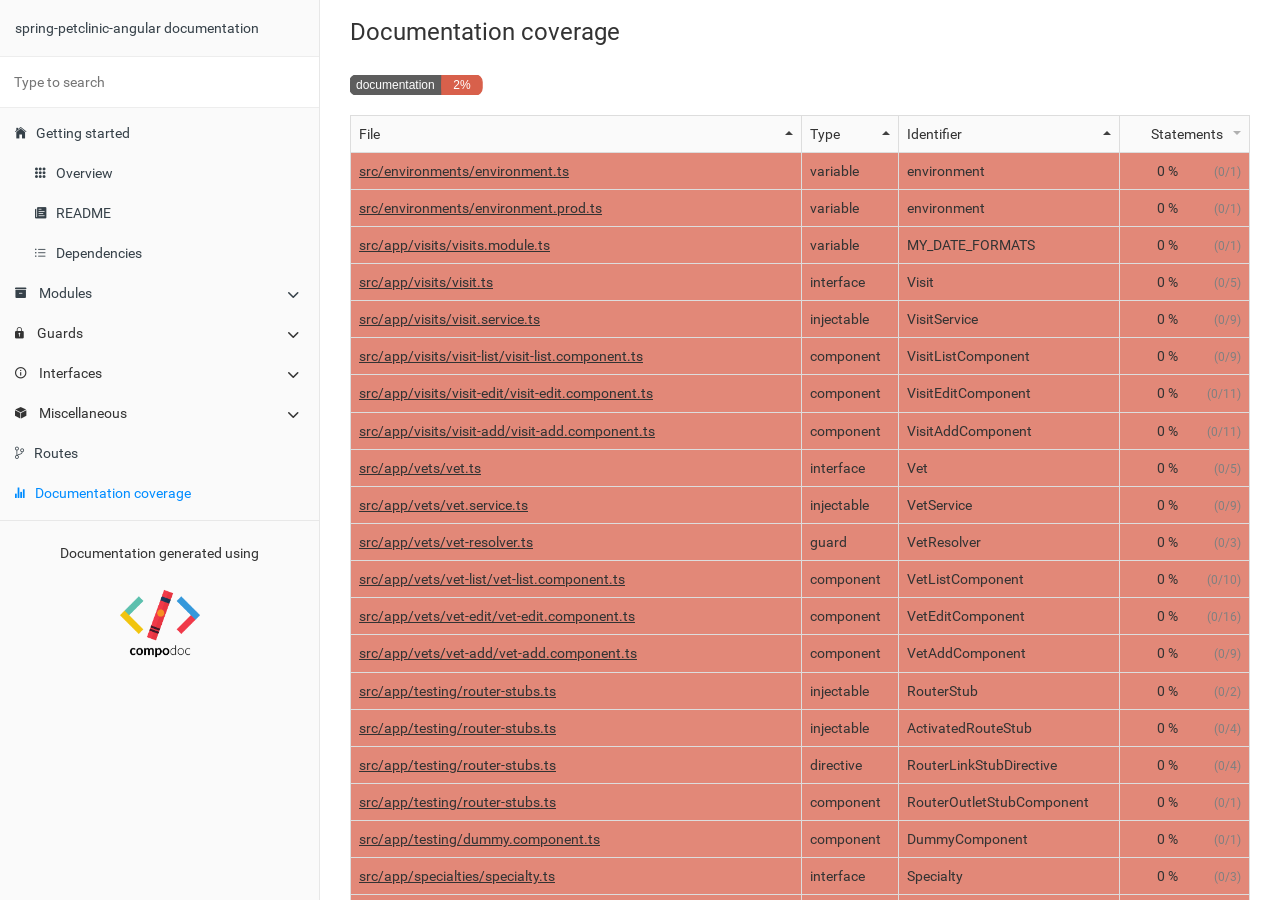
<file: spring-petclinic-angular/docs/coverage.html>
<!doctype html>
<html class="no-js" lang="">
    <head>
        <meta charset="utf-8">
        <meta http-equiv="x-ua-compatible" content="ie=edge">
        <title>spring-petclinic-angular documentation</title>
        <meta name="description" content="">
        <meta name="viewport" content="width=device-width, initial-scale=1">

        <link rel="icon" type="image/x-icon" href="./images/favicon.ico">
	      <link rel="stylesheet" href="./styles/style.css">
    </head>
    <body>

        <div class="navbar navbar-default navbar-fixed-top visible-xs">
            <a href="./" class="navbar-brand">spring-petclinic-angular documentation</a>
            <button type="button" class="btn btn-default btn-menu ion-ios-menu" id="btn-menu"></button>
        </div>

        <div class="xs-menu menu" id="mobile-menu">
                <div id="book-search-input" role="search"><input type="text" placeholder="Type to search"></div>            <compodoc-menu></compodoc-menu>
        </div>

        <div class="container-fluid main">
           <div class="row main">
               <div class="hidden-xs menu">
                   <compodoc-menu mode="normal"></compodoc-menu>
               </div>
               <!-- START CONTENT -->
               <div class="content coverage">
                   <div class="content-data">














                   


<ol class="breadcrumb">
    <li>Documentation coverage</li>
</ol>

<div>
    <img src="./images/coverage-badge-documentation.svg">
</div>

<table class="table table-bordered coverage" id="coverage-table">
    <thead class="coverage-header">
        <tr>
            <th>File</th>
            <th>Type</th>
            <th>Identifier</th>
            <th style="text-align:right" class="statements" data-sort-default>Statements</th>
        </tr>
    </thead>
    <tbody>
        <tr class="low">
            <td>
                <!-- miscellaneous -->
                <a href="./components/AppComponent.html">src/app/app.component.ts</a>
            </td>
            <td>component</td>
            <td>AppComponent</td>
            <td align="right" data-sort="0">
                <span class="coverage-percent">0 %</span>
                <span class="coverage-count">(0/1)</span>
            </td>
        </tr>
        <tr class="very-good">
            <td>
                <!-- miscellaneous -->
                <a href="./injectables/HttpErrorHandler.html">src/app/error.service.ts</a>
            </td>
            <td>injectable</td>
            <td>HttpErrorHandler</td>
            <td align="right" data-sort="100">
                <span class="coverage-percent">100 %</span>
                <span class="coverage-count">(3/3)</span>
            </td>
        </tr>
        <tr class="low">
            <td>
                <!-- miscellaneous -->
                <a href="./components/OwnerAddComponent.html">src/app/owners/owner-add/owner-add.component.ts</a>
            </td>
            <td>component</td>
            <td>OwnerAddComponent</td>
            <td align="right" data-sort="0">
                <span class="coverage-percent">0 %</span>
                <span class="coverage-count">(0/7)</span>
            </td>
        </tr>
        <tr class="low">
            <td>
                <!-- miscellaneous -->
                <a href="./components/OwnerDetailComponent.html">src/app/owners/owner-detail/owner-detail.component.ts</a>
            </td>
            <td>component</td>
            <td>OwnerDetailComponent</td>
            <td align="right" data-sort="0">
                <span class="coverage-percent">0 %</span>
                <span class="coverage-count">(0/8)</span>
            </td>
        </tr>
        <tr class="low">
            <td>
                <!-- miscellaneous -->
                <a href="./components/OwnerEditComponent.html">src/app/owners/owner-edit/owner-edit.component.ts</a>
            </td>
            <td>component</td>
            <td>OwnerEditComponent</td>
            <td align="right" data-sort="0">
                <span class="coverage-percent">0 %</span>
                <span class="coverage-count">(0/7)</span>
            </td>
        </tr>
        <tr class="low">
            <td>
                <!-- miscellaneous -->
                <a href="./components/OwnerListComponent.html">src/app/owners/owner-list/owner-list.component.ts</a>
            </td>
            <td>component</td>
            <td>OwnerListComponent</td>
            <td align="right" data-sort="0">
                <span class="coverage-percent">0 %</span>
                <span class="coverage-count">(0/7)</span>
            </td>
        </tr>
        <tr class="low">
            <td>
                <!-- miscellaneous -->
                <a href="./injectables/OwnerService.html">src/app/owners/owner.service.ts</a>
            </td>
            <td>injectable</td>
            <td>OwnerService</td>
            <td align="right" data-sort="0">
                <span class="coverage-percent">0 %</span>
                <span class="coverage-count">(0/9)</span>
            </td>
        </tr>
        <tr class="low">
            <td>
                <!-- miscellaneous -->
                <a href="./interfaces/Owner.html">src/app/owners/owner.ts</a>
            </td>
            <td>interface</td>
            <td>Owner</td>
            <td align="right" data-sort="0">
                <span class="coverage-percent">0 %</span>
                <span class="coverage-count">(0/8)</span>
            </td>
        </tr>
        <tr class="low">
            <td>
                <!-- miscellaneous -->
                <a href="./components/PageNotFoundComponent.html">src/app/parts/page-not-found/page-not-found.component.ts</a>
            </td>
            <td>component</td>
            <td>PageNotFoundComponent</td>
            <td align="right" data-sort="0">
                <span class="coverage-percent">0 %</span>
                <span class="coverage-count">(0/3)</span>
            </td>
        </tr>
        <tr class="low">
            <td>
                <!-- miscellaneous -->
                <a href="./components/WelcomeComponent.html">src/app/parts/welcome/welcome.component.ts</a>
            </td>
            <td>component</td>
            <td>WelcomeComponent</td>
            <td align="right" data-sort="0">
                <span class="coverage-percent">0 %</span>
                <span class="coverage-count">(0/3)</span>
            </td>
        </tr>
        <tr class="low">
            <td>
                <!-- miscellaneous -->
                <a href="./components/PetAddComponent.html">src/app/pets/pet-add/pet-add.component.ts</a>
            </td>
            <td>component</td>
            <td>PetAddComponent</td>
            <td align="right" data-sort="0">
                <span class="coverage-percent">0 %</span>
                <span class="coverage-count">(0/11)</span>
            </td>
        </tr>
        <tr class="low">
            <td>
                <!-- miscellaneous -->
                <a href="./components/PetEditComponent.html">src/app/pets/pet-edit/pet-edit.component.ts</a>
            </td>
            <td>component</td>
            <td>PetEditComponent</td>
            <td align="right" data-sort="0">
                <span class="coverage-percent">0 %</span>
                <span class="coverage-count">(0/10)</span>
            </td>
        </tr>
        <tr class="low">
            <td>
                <!-- miscellaneous -->
                <a href="./components/PetListComponent.html">src/app/pets/pet-list/pet-list.component.ts</a>
            </td>
            <td>component</td>
            <td>PetListComponent</td>
            <td align="right" data-sort="0">
                <span class="coverage-percent">0 %</span>
                <span class="coverage-count">(0/10)</span>
            </td>
        </tr>
        <tr class="low">
            <td>
                <!-- miscellaneous -->
                <a href="./injectables/PetService.html">src/app/pets/pet.service.ts</a>
            </td>
            <td>injectable</td>
            <td>PetService</td>
            <td align="right" data-sort="0">
                <span class="coverage-percent">0 %</span>
                <span class="coverage-count">(0/9)</span>
            </td>
        </tr>
        <tr class="low">
            <td>
                <!-- miscellaneous -->
                <a href="./interfaces/Pet.html">src/app/pets/pet.ts</a>
            </td>
            <td>interface</td>
            <td>Pet</td>
            <td align="right" data-sort="0">
                <span class="coverage-percent">0 %</span>
                <span class="coverage-count">(0/7)</span>
            </td>
        </tr>
        <tr class="low">
            <td>
                <!-- miscellaneous -->
                <a href="./miscellaneous/variables.html#MY_DATE_FORMATS">src/app/pets/pets.module.ts</a>
            </td>
            <td>variable</td>
            <td>MY_DATE_FORMATS</td>
            <td align="right" data-sort="0">
                <span class="coverage-percent">0 %</span>
                <span class="coverage-count">(0/1)</span>
            </td>
        </tr>
        <tr class="low">
            <td>
                <!-- miscellaneous -->
                <a href="./components/PettypeAddComponent.html">src/app/pettypes/pettype-add/pettype-add.component.ts</a>
            </td>
            <td>component</td>
            <td>PettypeAddComponent</td>
            <td align="right" data-sort="0">
                <span class="coverage-percent">0 %</span>
                <span class="coverage-count">(0/7)</span>
            </td>
        </tr>
        <tr class="low">
            <td>
                <!-- miscellaneous -->
                <a href="./components/PettypeEditComponent.html">src/app/pettypes/pettype-edit/pettype-edit.component.ts</a>
            </td>
            <td>component</td>
            <td>PettypeEditComponent</td>
            <td align="right" data-sort="0">
                <span class="coverage-percent">0 %</span>
                <span class="coverage-count">(0/7)</span>
            </td>
        </tr>
        <tr class="low">
            <td>
                <!-- miscellaneous -->
                <a href="./components/PettypeListComponent.html">src/app/pettypes/pettype-list/pettype-list.component.ts</a>
            </td>
            <td>component</td>
            <td>PettypeListComponent</td>
            <td align="right" data-sort="0">
                <span class="coverage-percent">0 %</span>
                <span class="coverage-count">(0/12)</span>
            </td>
        </tr>
        <tr class="low">
            <td>
                <!-- miscellaneous -->
                <a href="./injectables/PetTypeService.html">src/app/pettypes/pettype.service.ts</a>
            </td>
            <td>injectable</td>
            <td>PetTypeService</td>
            <td align="right" data-sort="0">
                <span class="coverage-percent">0 %</span>
                <span class="coverage-count">(0/9)</span>
            </td>
        </tr>
        <tr class="low">
            <td>
                <!-- miscellaneous -->
                <a href="./interfaces/PetType.html">src/app/pettypes/pettype.ts</a>
            </td>
            <td>interface</td>
            <td>PetType</td>
            <td align="right" data-sort="0">
                <span class="coverage-percent">0 %</span>
                <span class="coverage-count">(0/3)</span>
            </td>
        </tr>
        <tr class="low">
            <td>
                <!-- miscellaneous -->
                <a href="./guards/SpecResolver.html">src/app/specialties/spec-resolver.ts</a>
            </td>
            <td>guard</td>
            <td>SpecResolver</td>
            <td align="right" data-sort="0">
                <span class="coverage-percent">0 %</span>
                <span class="coverage-count">(0/3)</span>
            </td>
        </tr>
        <tr class="low">
            <td>
                <!-- miscellaneous -->
                <a href="./components/SpecialtyAddComponent.html">src/app/specialties/specialty-add/specialty-add.component.ts</a>
            </td>
            <td>component</td>
            <td>SpecialtyAddComponent</td>
            <td align="right" data-sort="0">
                <span class="coverage-percent">0 %</span>
                <span class="coverage-count">(0/8)</span>
            </td>
        </tr>
        <tr class="low">
            <td>
                <!-- miscellaneous -->
                <a href="./components/SpecialtyEditComponent.html">src/app/specialties/specialty-edit/specialty-edit.component.ts</a>
            </td>
            <td>component</td>
            <td>SpecialtyEditComponent</td>
            <td align="right" data-sort="0">
                <span class="coverage-percent">0 %</span>
                <span class="coverage-count">(0/7)</span>
            </td>
        </tr>
        <tr class="low">
            <td>
                <!-- miscellaneous -->
                <a href="./components/SpecialtyListComponent.html">src/app/specialties/specialty-list/specialty-list.component.ts</a>
            </td>
            <td>component</td>
            <td>SpecialtyListComponent</td>
            <td align="right" data-sort="0">
                <span class="coverage-percent">0 %</span>
                <span class="coverage-count">(0/12)</span>
            </td>
        </tr>
        <tr class="low">
            <td>
                <!-- miscellaneous -->
                <a href="./injectables/SpecialtyService.html">src/app/specialties/specialty.service.ts</a>
            </td>
            <td>injectable</td>
            <td>SpecialtyService</td>
            <td align="right" data-sort="0">
                <span class="coverage-percent">0 %</span>
                <span class="coverage-count">(0/9)</span>
            </td>
        </tr>
        <tr class="low">
            <td>
                <!-- miscellaneous -->
                <a href="./interfaces/Specialty.html">src/app/specialties/specialty.ts</a>
            </td>
            <td>interface</td>
            <td>Specialty</td>
            <td align="right" data-sort="0">
                <span class="coverage-percent">0 %</span>
                <span class="coverage-count">(0/3)</span>
            </td>
        </tr>
        <tr class="low">
            <td>
                <!-- miscellaneous -->
                <a href="./components/DummyComponent.html">src/app/testing/dummy.component.ts</a>
            </td>
            <td>component</td>
            <td>DummyComponent</td>
            <td align="right" data-sort="0">
                <span class="coverage-percent">0 %</span>
                <span class="coverage-count">(0/1)</span>
            </td>
        </tr>
        <tr class="low">
            <td>
                <!-- miscellaneous -->
                <a href="./components/RouterOutletStubComponent.html">src/app/testing/router-stubs.ts</a>
            </td>
            <td>component</td>
            <td>RouterOutletStubComponent</td>
            <td align="right" data-sort="0">
                <span class="coverage-percent">0 %</span>
                <span class="coverage-count">(0/1)</span>
            </td>
        </tr>
        <tr class="low">
            <td>
                <!-- miscellaneous -->
                <a href="./directives/RouterLinkStubDirective.html">src/app/testing/router-stubs.ts</a>
            </td>
            <td>directive</td>
            <td>RouterLinkStubDirective</td>
            <td align="right" data-sort="0">
                <span class="coverage-percent">0 %</span>
                <span class="coverage-count">(0/4)</span>
            </td>
        </tr>
        <tr class="low">
            <td>
                <!-- miscellaneous -->
                <a href="./injectables/ActivatedRouteStub.html">src/app/testing/router-stubs.ts</a>
            </td>
            <td>injectable</td>
            <td>ActivatedRouteStub</td>
            <td align="right" data-sort="0">
                <span class="coverage-percent">0 %</span>
                <span class="coverage-count">(0/4)</span>
            </td>
        </tr>
        <tr class="low">
            <td>
                <!-- miscellaneous -->
                <a href="./injectables/RouterStub.html">src/app/testing/router-stubs.ts</a>
            </td>
            <td>injectable</td>
            <td>RouterStub</td>
            <td align="right" data-sort="0">
                <span class="coverage-percent">0 %</span>
                <span class="coverage-count">(0/2)</span>
            </td>
        </tr>
        <tr class="low">
            <td>
                <!-- miscellaneous -->
                <a href="./components/VetAddComponent.html">src/app/vets/vet-add/vet-add.component.ts</a>
            </td>
            <td>component</td>
            <td>VetAddComponent</td>
            <td align="right" data-sort="0">
                <span class="coverage-percent">0 %</span>
                <span class="coverage-count">(0/9)</span>
            </td>
        </tr>
        <tr class="low">
            <td>
                <!-- miscellaneous -->
                <a href="./components/VetEditComponent.html">src/app/vets/vet-edit/vet-edit.component.ts</a>
            </td>
            <td>component</td>
            <td>VetEditComponent</td>
            <td align="right" data-sort="0">
                <span class="coverage-percent">0 %</span>
                <span class="coverage-count">(0/16)</span>
            </td>
        </tr>
        <tr class="low">
            <td>
                <!-- miscellaneous -->
                <a href="./components/VetListComponent.html">src/app/vets/vet-list/vet-list.component.ts</a>
            </td>
            <td>component</td>
            <td>VetListComponent</td>
            <td align="right" data-sort="0">
                <span class="coverage-percent">0 %</span>
                <span class="coverage-count">(0/10)</span>
            </td>
        </tr>
        <tr class="low">
            <td>
                <!-- miscellaneous -->
                <a href="./guards/VetResolver.html">src/app/vets/vet-resolver.ts</a>
            </td>
            <td>guard</td>
            <td>VetResolver</td>
            <td align="right" data-sort="0">
                <span class="coverage-percent">0 %</span>
                <span class="coverage-count">(0/3)</span>
            </td>
        </tr>
        <tr class="low">
            <td>
                <!-- miscellaneous -->
                <a href="./injectables/VetService.html">src/app/vets/vet.service.ts</a>
            </td>
            <td>injectable</td>
            <td>VetService</td>
            <td align="right" data-sort="0">
                <span class="coverage-percent">0 %</span>
                <span class="coverage-count">(0/9)</span>
            </td>
        </tr>
        <tr class="low">
            <td>
                <!-- miscellaneous -->
                <a href="./interfaces/Vet.html">src/app/vets/vet.ts</a>
            </td>
            <td>interface</td>
            <td>Vet</td>
            <td align="right" data-sort="0">
                <span class="coverage-percent">0 %</span>
                <span class="coverage-count">(0/5)</span>
            </td>
        </tr>
        <tr class="low">
            <td>
                <!-- miscellaneous -->
                <a href="./components/VisitAddComponent.html">src/app/visits/visit-add/visit-add.component.ts</a>
            </td>
            <td>component</td>
            <td>VisitAddComponent</td>
            <td align="right" data-sort="0">
                <span class="coverage-percent">0 %</span>
                <span class="coverage-count">(0/11)</span>
            </td>
        </tr>
        <tr class="low">
            <td>
                <!-- miscellaneous -->
                <a href="./components/VisitEditComponent.html">src/app/visits/visit-edit/visit-edit.component.ts</a>
            </td>
            <td>component</td>
            <td>VisitEditComponent</td>
            <td align="right" data-sort="0">
                <span class="coverage-percent">0 %</span>
                <span class="coverage-count">(0/11)</span>
            </td>
        </tr>
        <tr class="low">
            <td>
                <!-- miscellaneous -->
                <a href="./components/VisitListComponent.html">src/app/visits/visit-list/visit-list.component.ts</a>
            </td>
            <td>component</td>
            <td>VisitListComponent</td>
            <td align="right" data-sort="0">
                <span class="coverage-percent">0 %</span>
                <span class="coverage-count">(0/9)</span>
            </td>
        </tr>
        <tr class="low">
            <td>
                <!-- miscellaneous -->
                <a href="./injectables/VisitService.html">src/app/visits/visit.service.ts</a>
            </td>
            <td>injectable</td>
            <td>VisitService</td>
            <td align="right" data-sort="0">
                <span class="coverage-percent">0 %</span>
                <span class="coverage-count">(0/9)</span>
            </td>
        </tr>
        <tr class="low">
            <td>
                <!-- miscellaneous -->
                <a href="./interfaces/Visit.html">src/app/visits/visit.ts</a>
            </td>
            <td>interface</td>
            <td>Visit</td>
            <td align="right" data-sort="0">
                <span class="coverage-percent">0 %</span>
                <span class="coverage-count">(0/5)</span>
            </td>
        </tr>
        <tr class="low">
            <td>
                <!-- miscellaneous -->
                <a href="./miscellaneous/variables.html#MY_DATE_FORMATS">src/app/visits/visits.module.ts</a>
            </td>
            <td>variable</td>
            <td>MY_DATE_FORMATS</td>
            <td align="right" data-sort="0">
                <span class="coverage-percent">0 %</span>
                <span class="coverage-count">(0/1)</span>
            </td>
        </tr>
        <tr class="low">
            <td>
                <!-- miscellaneous -->
                <a href="./miscellaneous/variables.html#environment">src/environments/environment.prod.ts</a>
            </td>
            <td>variable</td>
            <td>environment</td>
            <td align="right" data-sort="0">
                <span class="coverage-percent">0 %</span>
                <span class="coverage-count">(0/1)</span>
            </td>
        </tr>
        <tr class="low">
            <td>
                <!-- miscellaneous -->
                <a href="./miscellaneous/variables.html#environment">src/environments/environment.ts</a>
            </td>
            <td>variable</td>
            <td>environment</td>
            <td align="right" data-sort="0">
                <span class="coverage-percent">0 %</span>
                <span class="coverage-count">(0/1)</span>
            </td>
        </tr>
    </tbody>
</table>

<script src="js/libs/tablesort.min.js"></script>
<script src="js/libs/tablesort.number.min.js"></script>
<script>
    new Tablesort(document.getElementById('coverage-table'));
</script>

                   </div><div class="search-results">
    <div class="has-results">
        <h1 class="search-results-title"><span class='search-results-count'></span> result-matching "<span class='search-query'></span>"</h1>
        <ul class="search-results-list"></ul>
    </div>
    <div class="no-results">
        <h1 class="search-results-title">No results matching "<span class='search-query'></span>"</h1>
    </div>
</div>
</div>
               <!-- END CONTENT -->
           </div>
       </div>

       <script>
            var COMPODOC_CURRENT_PAGE_DEPTH = 0;
            var COMPODOC_CURRENT_PAGE_CONTEXT = 'coverage';
            var COMPODOC_CURRENT_PAGE_URL = 'coverage.html';
       </script>

       <script src="./js/libs/custom-elements.min.js"></script>
       <script src="./js/libs/lit-html.js"></script>
       <!-- Required to polyfill modern browsers as code is ES5 for IE... -->
       <script src="./js/libs/custom-elements-es5-adapter.js" charset="utf-8" defer></script>
       <script src="./js/menu-wc.js" defer></script>

       <script src="./js/libs/bootstrap-native.js"></script>

       <script src="./js/libs/es6-shim.min.js"></script>
       <script src="./js/libs/EventDispatcher.js"></script>
       <script src="./js/libs/promise.min.js"></script>
       <script src="./js/libs/zepto.min.js"></script>

       <script src="./js/compodoc.js"></script>

       <script src="./js/tabs.js"></script>
       <script src="./js/menu.js"></script>
       <script src="./js/libs/clipboard.min.js"></script>
       <script src="./js/libs/prism.js"></script>
       <script src="./js/sourceCode.js"></script>
          <script src="./js/search/search.js"></script>
          <script src="./js/search/lunr.min.js"></script>
          <script src="./js/search/search-lunr.js"></script>
          <script src="./js/search/search_index.js"></script>
       <script src="./js/lazy-load-graphs.js"></script>


    </body>
</html>
</file>
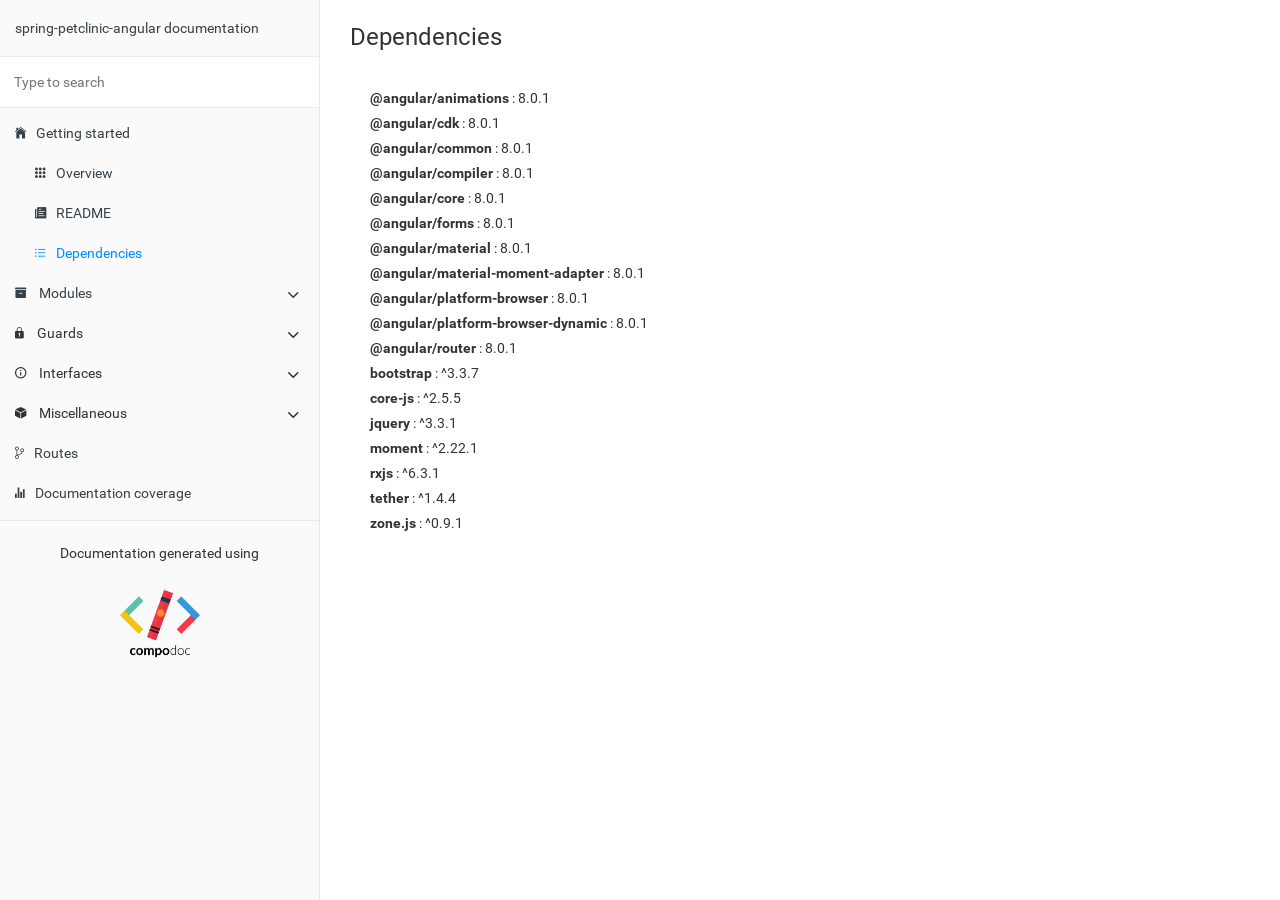
<file: spring-petclinic-angular/docs/dependencies.html>
<!doctype html>
<html class="no-js" lang="">
    <head>
        <meta charset="utf-8">
        <meta http-equiv="x-ua-compatible" content="ie=edge">
        <title>spring-petclinic-angular documentation</title>
        <meta name="description" content="">
        <meta name="viewport" content="width=device-width, initial-scale=1">

        <link rel="icon" type="image/x-icon" href="./images/favicon.ico">
	      <link rel="stylesheet" href="./styles/style.css">
    </head>
    <body>

        <div class="navbar navbar-default navbar-fixed-top visible-xs">
            <a href="./" class="navbar-brand">spring-petclinic-angular documentation</a>
            <button type="button" class="btn btn-default btn-menu ion-ios-menu" id="btn-menu"></button>
        </div>

        <div class="xs-menu menu" id="mobile-menu">
                <div id="book-search-input" role="search"><input type="text" placeholder="Type to search"></div>            <compodoc-menu></compodoc-menu>
        </div>

        <div class="container-fluid main">
           <div class="row main">
               <div class="hidden-xs menu">
                   <compodoc-menu mode="normal"></compodoc-menu>
               </div>
               <!-- START CONTENT -->
               <div class="content package-dependencies">
                   <div class="content-data">














    <ol class="breadcrumb">
        <li>Dependencies</li>
    </ol>
    <ul class="dependencies-list">
        <li>
            <b>@angular/animations</b> : 8.0.1</li>
        <li>
            <b>@angular/cdk</b> : 8.0.1</li>
        <li>
            <b>@angular/common</b> : 8.0.1</li>
        <li>
            <b>@angular/compiler</b> : 8.0.1</li>
        <li>
            <b>@angular/core</b> : 8.0.1</li>
        <li>
            <b>@angular/forms</b> : 8.0.1</li>
        <li>
            <b>@angular/material</b> : 8.0.1</li>
        <li>
            <b>@angular/material-moment-adapter</b> : 8.0.1</li>
        <li>
            <b>@angular/platform-browser</b> : 8.0.1</li>
        <li>
            <b>@angular/platform-browser-dynamic</b> : 8.0.1</li>
        <li>
            <b>@angular/router</b> : 8.0.1</li>
        <li>
            <b>bootstrap</b> : ^3.3.7</li>
        <li>
            <b>core-js</b> : ^2.5.5</li>
        <li>
            <b>jquery</b> : ^3.3.1</li>
        <li>
            <b>moment</b> : ^2.22.1</li>
        <li>
            <b>rxjs</b> : ^6.3.1</li>
        <li>
            <b>tether</b> : ^1.4.4</li>
        <li>
            <b>zone.js</b> : ^0.9.1</li>
    </ul>

                   




                   </div><div class="search-results">
    <div class="has-results">
        <h1 class="search-results-title"><span class='search-results-count'></span> result-matching "<span class='search-query'></span>"</h1>
        <ul class="search-results-list"></ul>
    </div>
    <div class="no-results">
        <h1 class="search-results-title">No results matching "<span class='search-query'></span>"</h1>
    </div>
</div>
</div>
               <!-- END CONTENT -->
           </div>
       </div>

       <script>
            var COMPODOC_CURRENT_PAGE_DEPTH = 0;
            var COMPODOC_CURRENT_PAGE_CONTEXT = 'package-dependencies';
            var COMPODOC_CURRENT_PAGE_URL = 'dependencies.html';
       </script>

       <script src="./js/libs/custom-elements.min.js"></script>
       <script src="./js/libs/lit-html.js"></script>
       <!-- Required to polyfill modern browsers as code is ES5 for IE... -->
       <script src="./js/libs/custom-elements-es5-adapter.js" charset="utf-8" defer></script>
       <script src="./js/menu-wc.js" defer></script>

       <script src="./js/libs/bootstrap-native.js"></script>

       <script src="./js/libs/es6-shim.min.js"></script>
       <script src="./js/libs/EventDispatcher.js"></script>
       <script src="./js/libs/promise.min.js"></script>
       <script src="./js/libs/zepto.min.js"></script>

       <script src="./js/compodoc.js"></script>

       <script src="./js/tabs.js"></script>
       <script src="./js/menu.js"></script>
       <script src="./js/libs/clipboard.min.js"></script>
       <script src="./js/libs/prism.js"></script>
       <script src="./js/sourceCode.js"></script>
          <script src="./js/search/search.js"></script>
          <script src="./js/search/lunr.min.js"></script>
          <script src="./js/search/search-lunr.js"></script>
          <script src="./js/search/search_index.js"></script>
       <script src="./js/lazy-load-graphs.js"></script>


    </body>
</html>
</file>
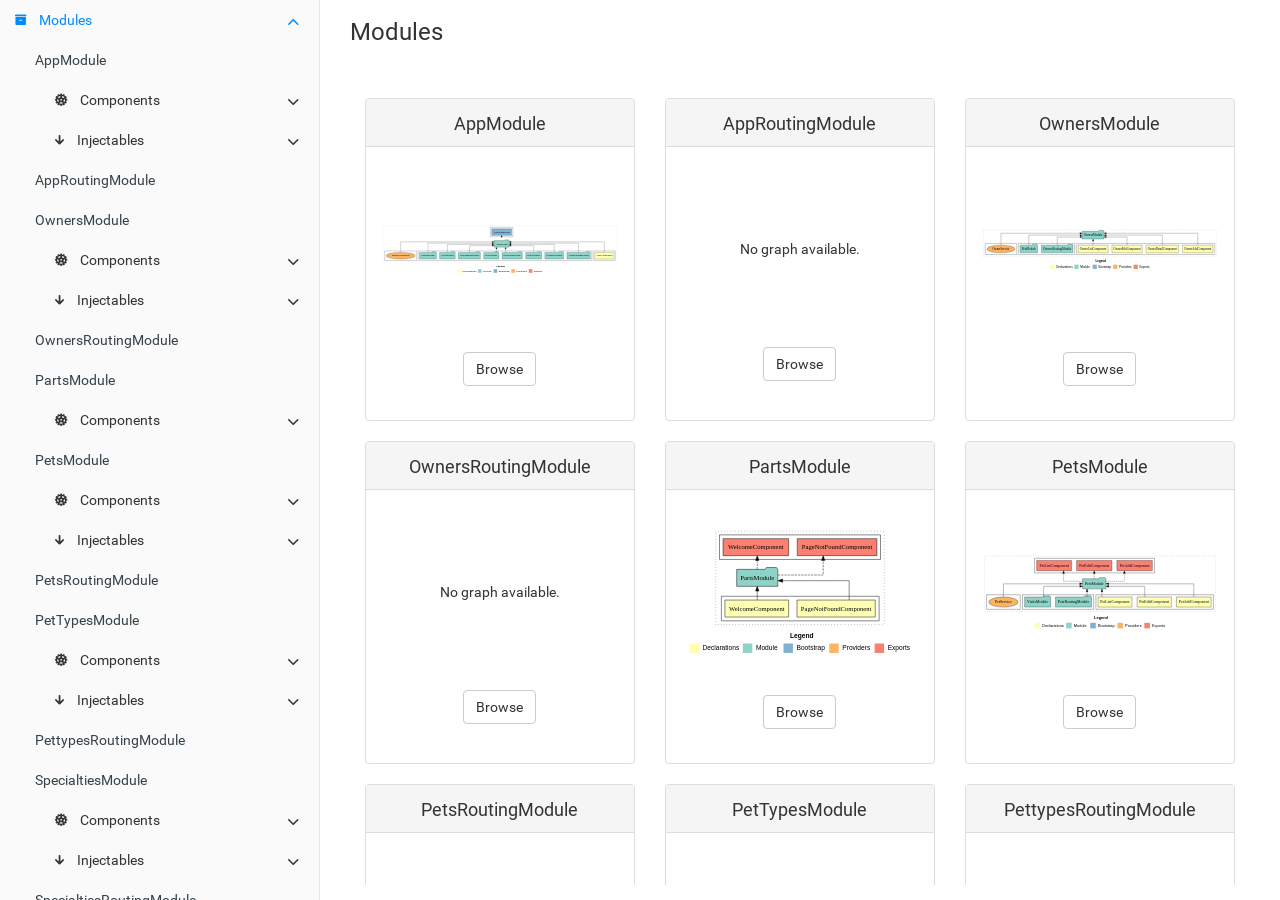
<file: spring-petclinic-angular/docs/modules.html>
<!doctype html>
<html class="no-js" lang="">
    <head>
        <meta charset="utf-8">
        <meta http-equiv="x-ua-compatible" content="ie=edge">
        <title>spring-petclinic-angular documentation</title>
        <meta name="description" content="">
        <meta name="viewport" content="width=device-width, initial-scale=1">

        <link rel="icon" type="image/x-icon" href="./images/favicon.ico">
	      <link rel="stylesheet" href="./styles/style.css">
    </head>
    <body>

        <div class="navbar navbar-default navbar-fixed-top visible-xs">
            <a href="./" class="navbar-brand">spring-petclinic-angular documentation</a>
            <button type="button" class="btn btn-default btn-menu ion-ios-menu" id="btn-menu"></button>
        </div>

        <div class="xs-menu menu" id="mobile-menu">
                <div id="book-search-input" role="search"><input type="text" placeholder="Type to search"></div>            <compodoc-menu></compodoc-menu>
        </div>

        <div class="container-fluid main">
           <div class="row main">
               <div class="hidden-xs menu">
                   <compodoc-menu mode="normal"></compodoc-menu>
               </div>
               <!-- START CONTENT -->
               <div class="content modules">
                   <div class="content-data">



<ol class="breadcrumb">
    <li>Modules</li>
</ol>
<div class="container-fluid modules">
    <div class="row">
            <div class="col-sm-4">
                <div class="card card-module">
                    <div class="card-header">
                        <h4 class="card-title">AppModule</h4>
                    </div>
                    <div class="card-block">
                                <p>
                                    <object id="demo-svg" type="image/svg+xml" lazy="./modules/AppModule/dependencies.svg" style="width: 100%; height: 175px;">
                                        Your browser does not support SVG
                                    </object>
                                </p>
                        <footer class="text-center">
                            <a href="./modules/AppModule.html" class="btn btn-default">Browse</a>
                        </footer>
                    </div>
                </div>
            </div>
            <div class="col-sm-4">
                <div class="card card-module">
                    <div class="card-header">
                        <h4 class="card-title">AppRoutingModule</h4>
                    </div>
                    <div class="card-block">
                                <p class="no-graph">
                                    No graph available.
                                </p>
                        <footer class="text-center">
                            <a href="./modules/AppRoutingModule.html" class="btn btn-default">Browse</a>
                        </footer>
                    </div>
                </div>
            </div>
            <div class="col-sm-4">
                <div class="card card-module">
                    <div class="card-header">
                        <h4 class="card-title">OwnersModule</h4>
                    </div>
                    <div class="card-block">
                                <p>
                                    <object id="demo-svg" type="image/svg+xml" lazy="./modules/OwnersModule/dependencies.svg" style="width: 100%; height: 175px;">
                                        Your browser does not support SVG
                                    </object>
                                </p>
                        <footer class="text-center">
                            <a href="./modules/OwnersModule.html" class="btn btn-default">Browse</a>
                        </footer>
                    </div>
                </div>
            </div>
            <div class="col-sm-4">
                <div class="card card-module">
                    <div class="card-header">
                        <h4 class="card-title">OwnersRoutingModule</h4>
                    </div>
                    <div class="card-block">
                                <p class="no-graph">
                                    No graph available.
                                </p>
                        <footer class="text-center">
                            <a href="./modules/OwnersRoutingModule.html" class="btn btn-default">Browse</a>
                        </footer>
                    </div>
                </div>
            </div>
            <div class="col-sm-4">
                <div class="card card-module">
                    <div class="card-header">
                        <h4 class="card-title">PartsModule</h4>
                    </div>
                    <div class="card-block">
                                <p>
                                    <object id="demo-svg" type="image/svg+xml" lazy="./modules/PartsModule/dependencies.svg" style="width: 100%; height: 175px;">
                                        Your browser does not support SVG
                                    </object>
                                </p>
                        <footer class="text-center">
                            <a href="./modules/PartsModule.html" class="btn btn-default">Browse</a>
                        </footer>
                    </div>
                </div>
            </div>
            <div class="col-sm-4">
                <div class="card card-module">
                    <div class="card-header">
                        <h4 class="card-title">PetsModule</h4>
                    </div>
                    <div class="card-block">
                                <p>
                                    <object id="demo-svg" type="image/svg+xml" lazy="./modules/PetsModule/dependencies.svg" style="width: 100%; height: 175px;">
                                        Your browser does not support SVG
                                    </object>
                                </p>
                        <footer class="text-center">
                            <a href="./modules/PetsModule.html" class="btn btn-default">Browse</a>
                        </footer>
                    </div>
                </div>
            </div>
            <div class="col-sm-4">
                <div class="card card-module">
                    <div class="card-header">
                        <h4 class="card-title">PetsRoutingModule</h4>
                    </div>
                    <div class="card-block">
                                <p class="no-graph">
                                    No graph available.
                                </p>
                        <footer class="text-center">
                            <a href="./modules/PetsRoutingModule.html" class="btn btn-default">Browse</a>
                        </footer>
                    </div>
                </div>
            </div>
            <div class="col-sm-4">
                <div class="card card-module">
                    <div class="card-header">
                        <h4 class="card-title">PetTypesModule</h4>
                    </div>
                    <div class="card-block">
                                <p>
                                    <object id="demo-svg" type="image/svg+xml" lazy="./modules/PetTypesModule/dependencies.svg" style="width: 100%; height: 175px;">
                                        Your browser does not support SVG
                                    </object>
                                </p>
                        <footer class="text-center">
                            <a href="./modules/PetTypesModule.html" class="btn btn-default">Browse</a>
                        </footer>
                    </div>
                </div>
            </div>
            <div class="col-sm-4">
                <div class="card card-module">
                    <div class="card-header">
                        <h4 class="card-title">PettypesRoutingModule</h4>
                    </div>
                    <div class="card-block">
                                <p class="no-graph">
                                    No graph available.
                                </p>
                        <footer class="text-center">
                            <a href="./modules/PettypesRoutingModule.html" class="btn btn-default">Browse</a>
                        </footer>
                    </div>
                </div>
            </div>
            <div class="col-sm-4">
                <div class="card card-module">
                    <div class="card-header">
                        <h4 class="card-title">SpecialtiesModule</h4>
                    </div>
                    <div class="card-block">
                                <p>
                                    <object id="demo-svg" type="image/svg+xml" lazy="./modules/SpecialtiesModule/dependencies.svg" style="width: 100%; height: 175px;">
                                        Your browser does not support SVG
                                    </object>
                                </p>
                        <footer class="text-center">
                            <a href="./modules/SpecialtiesModule.html" class="btn btn-default">Browse</a>
                        </footer>
                    </div>
                </div>
            </div>
            <div class="col-sm-4">
                <div class="card card-module">
                    <div class="card-header">
                        <h4 class="card-title">SpecialtiesRoutingModule</h4>
                    </div>
                    <div class="card-block">
                                <p class="no-graph">
                                    No graph available.
                                </p>
                        <footer class="text-center">
                            <a href="./modules/SpecialtiesRoutingModule.html" class="btn btn-default">Browse</a>
                        </footer>
                    </div>
                </div>
            </div>
            <div class="col-sm-4">
                <div class="card card-module">
                    <div class="card-header">
                        <h4 class="card-title">TestingModule</h4>
                    </div>
                    <div class="card-block">
                                <p>
                                    <object id="demo-svg" type="image/svg+xml" lazy="./modules/TestingModule/dependencies.svg" style="width: 100%; height: 175px;">
                                        Your browser does not support SVG
                                    </object>
                                </p>
                        <footer class="text-center">
                            <a href="./modules/TestingModule.html" class="btn btn-default">Browse</a>
                        </footer>
                    </div>
                </div>
            </div>
            <div class="col-sm-4">
                <div class="card card-module">
                    <div class="card-header">
                        <h4 class="card-title">VetsModule</h4>
                    </div>
                    <div class="card-block">
                                <p>
                                    <object id="demo-svg" type="image/svg+xml" lazy="./modules/VetsModule/dependencies.svg" style="width: 100%; height: 175px;">
                                        Your browser does not support SVG
                                    </object>
                                </p>
                        <footer class="text-center">
                            <a href="./modules/VetsModule.html" class="btn btn-default">Browse</a>
                        </footer>
                    </div>
                </div>
            </div>
            <div class="col-sm-4">
                <div class="card card-module">
                    <div class="card-header">
                        <h4 class="card-title">VetsRoutingModule</h4>
                    </div>
                    <div class="card-block">
                                <p class="no-graph">
                                    No graph available.
                                </p>
                        <footer class="text-center">
                            <a href="./modules/VetsRoutingModule.html" class="btn btn-default">Browse</a>
                        </footer>
                    </div>
                </div>
            </div>
            <div class="col-sm-4">
                <div class="card card-module">
                    <div class="card-header">
                        <h4 class="card-title">VisitsModule</h4>
                    </div>
                    <div class="card-block">
                                <p>
                                    <object id="demo-svg" type="image/svg+xml" lazy="./modules/VisitsModule/dependencies.svg" style="width: 100%; height: 175px;">
                                        Your browser does not support SVG
                                    </object>
                                </p>
                        <footer class="text-center">
                            <a href="./modules/VisitsModule.html" class="btn btn-default">Browse</a>
                        </footer>
                    </div>
                </div>
            </div>
            <div class="col-sm-4">
                <div class="card card-module">
                    <div class="card-header">
                        <h4 class="card-title">VisitsRoutingModule</h4>
                    </div>
                    <div class="card-block">
                                <p class="no-graph">
                                    No graph available.
                                </p>
                        <footer class="text-center">
                            <a href="./modules/VisitsRoutingModule.html" class="btn btn-default">Browse</a>
                        </footer>
                    </div>
                </div>
            </div>
    </div>
</div>











                   




                   </div><div class="search-results">
    <div class="has-results">
        <h1 class="search-results-title"><span class='search-results-count'></span> result-matching "<span class='search-query'></span>"</h1>
        <ul class="search-results-list"></ul>
    </div>
    <div class="no-results">
        <h1 class="search-results-title">No results matching "<span class='search-query'></span>"</h1>
    </div>
</div>
</div>
               <!-- END CONTENT -->
           </div>
       </div>

       <script>
            var COMPODOC_CURRENT_PAGE_DEPTH = 0;
            var COMPODOC_CURRENT_PAGE_CONTEXT = 'modules';
            var COMPODOC_CURRENT_PAGE_URL = 'modules.html';
       </script>

       <script src="./js/libs/custom-elements.min.js"></script>
       <script src="./js/libs/lit-html.js"></script>
       <!-- Required to polyfill modern browsers as code is ES5 for IE... -->
       <script src="./js/libs/custom-elements-es5-adapter.js" charset="utf-8" defer></script>
       <script src="./js/menu-wc.js" defer></script>

       <script src="./js/libs/bootstrap-native.js"></script>

       <script src="./js/libs/es6-shim.min.js"></script>
       <script src="./js/libs/EventDispatcher.js"></script>
       <script src="./js/libs/promise.min.js"></script>
       <script src="./js/libs/zepto.min.js"></script>

       <script src="./js/compodoc.js"></script>

       <script src="./js/tabs.js"></script>
       <script src="./js/menu.js"></script>
       <script src="./js/libs/clipboard.min.js"></script>
       <script src="./js/libs/prism.js"></script>
       <script src="./js/sourceCode.js"></script>
          <script src="./js/search/search.js"></script>
          <script src="./js/search/lunr.min.js"></script>
          <script src="./js/search/search-lunr.js"></script>
          <script src="./js/search/search_index.js"></script>
       <script src="./js/lazy-load-graphs.js"></script>


    </body>
</html>
</file>
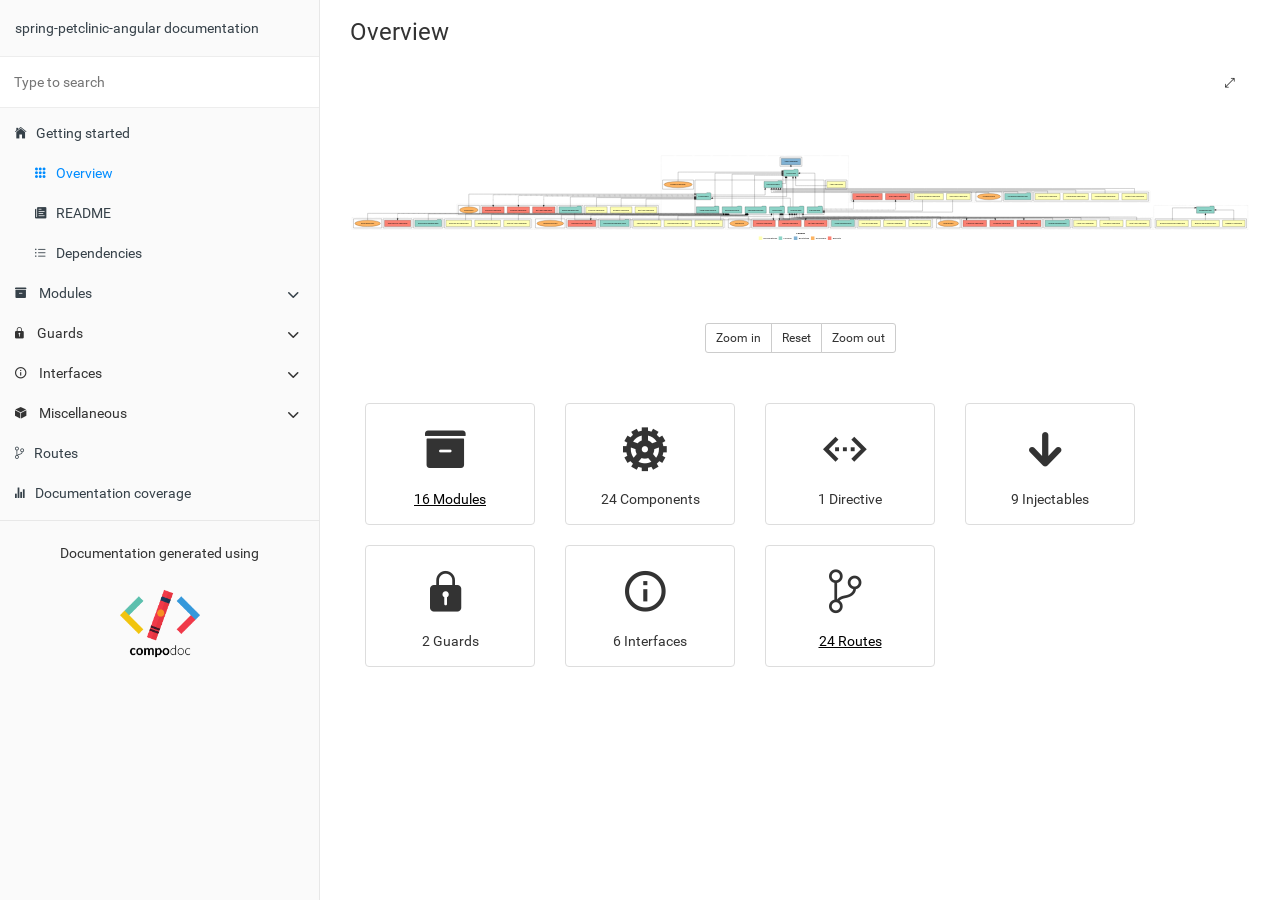
<file: spring-petclinic-angular/docs/overview.html>
<!doctype html>
<html class="no-js" lang="">
    <head>
        <meta charset="utf-8">
        <meta http-equiv="x-ua-compatible" content="ie=edge">
        <title>spring-petclinic-angular documentation</title>
        <meta name="description" content="">
        <meta name="viewport" content="width=device-width, initial-scale=1">

        <link rel="icon" type="image/x-icon" href="./images/favicon.ico">
	      <link rel="stylesheet" href="./styles/style.css">
    </head>
    <body>

        <div class="navbar navbar-default navbar-fixed-top visible-xs">
            <a href="./" class="navbar-brand">spring-petclinic-angular documentation</a>
            <button type="button" class="btn btn-default btn-menu ion-ios-menu" id="btn-menu"></button>
        </div>

        <div class="xs-menu menu" id="mobile-menu">
                <div id="book-search-input" role="search"><input type="text" placeholder="Type to search"></div>            <compodoc-menu></compodoc-menu>
        </div>

        <div class="container-fluid main">
           <div class="row main">
               <div class="hidden-xs menu">
                   <compodoc-menu mode="normal"></compodoc-menu>
               </div>
               <!-- START CONTENT -->
               <div class="content overview">
                   <div class="content-data">


<ol class="breadcrumb">
    <li>Overview</li>
</ol>
  
<div class="text-center module-graph-container">
    <div id="module-graph-svg">
        <?xml version="1.0" encoding="UTF-8" standalone="no"?>
<!DOCTYPE svg PUBLIC "-//W3C//DTD SVG 1.1//EN"
 "http://www.w3.org/Graphics/SVG/1.1/DTD/svg11.dtd">
<!-- Generated by graphviz version 2.40.1 (20161225.0304)
 -->
<!-- Title: dependencies Pages: 1 -->
<svg width="5105pt" height="504pt"
 viewBox="0.00 0.00 5105.00 504.00" xmlns="http://www.w3.org/2000/svg" xmlns:xlink="http://www.w3.org/1999/xlink">
<g id="graph0" class="graph" transform="scale(1 1) rotate(0) translate(4 500)">
<title>dependencies</title>
<polygon fill="#ffffff" stroke="transparent" points="-4,4 -4,-500 5101,-500 5101,4 -4,4"/>
<text text-anchor="start" x="2527.5091" y="-42.4" font-family="sans-serif" font-weight="bold" font-size="14.00" fill="#000000">Legend</text>
<polygon fill="#ffffb3" stroke="transparent" points="2314.5,-10 2314.5,-30 2334.5,-30 2334.5,-10 2314.5,-10"/>
<text text-anchor="start" x="2338.129" y="-15.4" font-family="sans-serif" font-size="14.00" fill="#000000"> &#160;Declarations</text>
<polygon fill="#8dd3c7" stroke="transparent" points="2427.5,-10 2427.5,-30 2447.5,-30 2447.5,-10 2427.5,-10"/>
<text text-anchor="start" x="2451.2251" y="-15.4" font-family="sans-serif" font-size="14.00" fill="#000000"> &#160;Module</text>
<polygon fill="#80b1d3" stroke="transparent" points="2513.5,-10 2513.5,-30 2533.5,-30 2533.5,-10 2513.5,-10"/>
<text text-anchor="start" x="2537.2812" y="-15.4" font-family="sans-serif" font-size="14.00" fill="#000000"> &#160;Bootstrap</text>
<polygon fill="#fdb462" stroke="transparent" points="2610.5,-10 2610.5,-30 2630.5,-30 2630.5,-10 2610.5,-10"/>
<text text-anchor="start" x="2634.1732" y="-15.4" font-family="sans-serif" font-size="14.00" fill="#000000"> &#160;Providers</text>
<polygon fill="#fb8072" stroke="transparent" points="2706.5,-10 2706.5,-30 2726.5,-30 2726.5,-10 2706.5,-10"/>
<text text-anchor="start" x="2730.2258" y="-15.4" font-family="sans-serif" font-size="14.00" fill="#000000"> &#160;Exports</text>
<g id="clust1" class="cluster">
<title>cluster_AppModule</title>
<polygon fill="none" stroke="#000000" stroke-dasharray="1,5" points="1761,-146 1761,-488 2823,-488 2823,-146 1761,-146"/>
</g>
<g id="clust2" class="cluster">
<title>cluster_AppModule_declarations</title>
<polygon fill="none" stroke="#000000" points="2693,-298 2693,-350 2815,-350 2815,-298 2693,-298"/>
</g>
<g id="clust4" class="cluster">
<title>cluster_AppModule_imports</title>
<polygon fill="none" stroke="#000000" points="1953,-154 1953,-350 2685,-350 2685,-154 1953,-154"/>
</g>
<g id="clust6" class="cluster">
<title>cluster_AppModule_bootstrap</title>
<polygon fill="none" stroke="#000000" points="2435,-428 2435,-480 2559,-480 2559,-428 2435,-428"/>
</g>
<g id="clust7" class="cluster">
<title>cluster_AppModule_providers</title>
<polygon fill="none" stroke="#000000" points="1769,-298 1769,-350 1945,-350 1945,-298 1769,-298"/>
</g>
<g id="clust14" class="cluster">
<title>cluster_OwnersModule</title>
<polygon fill="none" stroke="#000000" stroke-dasharray="1,5" points="3538,-222 3538,-290 4534,-290 4534,-222 3538,-222"/>
</g>
<g id="clust15" class="cluster">
<title>cluster_OwnersModule_declarations</title>
<polygon fill="none" stroke="#000000" points="3874,-230 3874,-282 4526,-282 4526,-230 3874,-230"/>
</g>
<g id="clust20" class="cluster">
<title>cluster_OwnersModule_imports</title>
<polygon fill="none" stroke="#000000" points="3702,-230 3702,-282 3866,-282 3866,-230 3702,-230"/>
</g>
<g id="clust23" class="cluster">
<title>cluster_OwnersModule_providers</title>
<polygon fill="none" stroke="#000000" points="3546,-230 3546,-282 3694,-282 3694,-230 3546,-230"/>
</g>
<g id="clust30" class="cluster">
<title>cluster_PartsModule</title>
<polygon fill="none" stroke="#000000" stroke-dasharray="1,5" points="2831,-222 2831,-290 3530,-290 3530,-222 2831,-222"/>
</g>
<g id="clust31" class="cluster">
<title>cluster_PartsModule_declarations</title>
<polygon fill="none" stroke="#000000" points="3188,-230 3188,-282 3522,-282 3522,-230 3188,-230"/>
</g>
<g id="clust35" class="cluster">
<title>cluster_PartsModule_exports</title>
<polygon fill="none" stroke="#000000" points="2839,-230 2839,-282 3180,-282 3180,-230 2839,-230"/>
</g>
<g id="clust38" class="cluster">
<title>cluster_PetsModule</title>
<polygon fill="none" stroke="#000000" stroke-dasharray="1,5" points="602,-146 602,-214 1753,-214 1753,-146 602,-146"/>
</g>
<g id="clust39" class="cluster">
<title>cluster_PetsModule_declarations</title>
<polygon fill="none" stroke="#000000" points="1326,-154 1326,-206 1745,-206 1745,-154 1326,-154"/>
</g>
<g id="clust43" class="cluster">
<title>cluster_PetsModule_imports</title>
<polygon fill="none" stroke="#000000" points="1174,-154 1174,-206 1318,-206 1318,-154 1174,-154"/>
</g>
<g id="clust44" class="cluster">
<title>cluster_PetsModule_exports</title>
<polygon fill="none" stroke="#000000" points="738,-154 738,-206 1166,-206 1166,-154 738,-154"/>
</g>
<g id="clust46" class="cluster">
<title>cluster_PetsModule_providers</title>
<polygon fill="none" stroke="#000000" points="610,-154 610,-206 730,-206 730,-154 610,-154"/>
</g>
<g id="clust53" class="cluster">
<title>cluster_PetTypesModule</title>
<polygon fill="none" stroke="#000000" stroke-dasharray="1,5" points="8,-70 8,-138 1032,-138 1032,-70 8,-70"/>
</g>
<g id="clust54" class="cluster">
<title>cluster_PetTypesModule_declarations</title>
<polygon fill="none" stroke="#000000" points="532,-78 532,-130 1024,-130 1024,-78 532,-78"/>
</g>
<g id="clust58" class="cluster">
<title>cluster_PetTypesModule_imports</title>
<polygon fill="none" stroke="#000000" points="356,-78 356,-130 524,-130 524,-78 356,-78"/>
</g>
<g id="clust59" class="cluster">
<title>cluster_PetTypesModule_exports</title>
<polygon fill="none" stroke="#000000" points="184,-78 184,-130 348,-130 348,-78 184,-78"/>
</g>
<g id="clust61" class="cluster">
<title>cluster_PetTypesModule_providers</title>
<polygon fill="none" stroke="#000000" points="16,-78 16,-130 176,-130 176,-78 16,-78"/>
</g>
<g id="clust68" class="cluster">
<title>cluster_SpecialtiesModule</title>
<polygon fill="none" stroke="#000000" stroke-dasharray="1,5" points="1040,-70 1040,-138 2126,-138 2126,-70 1040,-70"/>
</g>
<g id="clust69" class="cluster">
<title>cluster_SpecialtiesModule_declarations</title>
<polygon fill="none" stroke="#000000" points="1596,-78 1596,-130 2118,-130 2118,-78 1596,-78"/>
</g>
<g id="clust73" class="cluster">
<title>cluster_SpecialtiesModule_imports</title>
<polygon fill="none" stroke="#000000" points="1406,-78 1406,-130 1588,-130 1588,-78 1406,-78"/>
</g>
<g id="clust74" class="cluster">
<title>cluster_SpecialtiesModule_exports</title>
<polygon fill="none" stroke="#000000" points="1224,-78 1224,-130 1398,-130 1398,-78 1224,-78"/>
</g>
<g id="clust76" class="cluster">
<title>cluster_SpecialtiesModule_providers</title>
<polygon fill="none" stroke="#000000" points="1048,-78 1048,-130 1216,-130 1216,-78 1048,-78"/>
</g>
<g id="clust83" class="cluster">
<title>cluster_TestingModule</title>
<polygon fill="none" stroke="#000000" stroke-dasharray="1,5" points="4555,-70 4555,-206 5089,-206 5089,-70 4555,-70"/>
</g>
<g id="clust84" class="cluster">
<title>cluster_TestingModule_declarations</title>
<polygon fill="none" stroke="#000000" points="4563,-78 4563,-130 5081,-130 5081,-78 4563,-78"/>
</g>
<g id="clust92" class="cluster">
<title>cluster_VetsModule</title>
<polygon fill="none" stroke="#000000" stroke-dasharray="1,5" points="2134,-70 2134,-138 3307,-138 3307,-70 2134,-70"/>
</g>
<g id="clust93" class="cluster">
<title>cluster_VetsModule_declarations</title>
<polygon fill="none" stroke="#000000" points="2873,-78 2873,-130 3299,-130 3299,-78 2873,-78"/>
</g>
<g id="clust97" class="cluster">
<title>cluster_VetsModule_imports</title>
<polygon fill="none" stroke="#000000" points="2719,-78 2719,-130 2865,-130 2865,-78 2719,-78"/>
</g>
<g id="clust98" class="cluster">
<title>cluster_VetsModule_exports</title>
<polygon fill="none" stroke="#000000" points="2274,-78 2274,-130 2711,-130 2711,-78 2274,-78"/>
</g>
<g id="clust100" class="cluster">
<title>cluster_VetsModule_providers</title>
<polygon fill="none" stroke="#000000" points="2142,-78 2142,-130 2266,-130 2266,-78 2142,-78"/>
</g>
<g id="clust107" class="cluster">
<title>cluster_VisitsModule</title>
<polygon fill="none" stroke="#000000" stroke-dasharray="1,5" points="3315,-70 3315,-138 4547,-138 4547,-70 3315,-70"/>
</g>
<g id="clust108" class="cluster">
<title>cluster_VisitsModule_declarations</title>
<polygon fill="none" stroke="#000000" points="4093,-78 4093,-130 4539,-130 4539,-78 4093,-78"/>
</g>
<g id="clust112" class="cluster">
<title>cluster_VisitsModule_imports</title>
<polygon fill="none" stroke="#000000" points="3931,-78 3931,-130 4085,-130 4085,-78 3931,-78"/>
</g>
<g id="clust113" class="cluster">
<title>cluster_VisitsModule_exports</title>
<polygon fill="none" stroke="#000000" points="3465,-78 3465,-130 3923,-130 3923,-78 3465,-78"/>
</g>
<g id="clust115" class="cluster">
<title>cluster_VisitsModule_providers</title>
<polygon fill="none" stroke="#000000" points="3323,-78 3323,-130 3457,-130 3457,-78 3323,-78"/>
</g>
<!-- AppComponent -->
<g id="node1" class="node">
<title>AppComponent</title>
<polygon fill="#ffffb3" stroke="#000000" points="2806.9399,-342 2701.0601,-342 2701.0601,-306 2806.9399,-306 2806.9399,-342"/>
<text text-anchor="middle" x="2754" y="-319.8" font-family="Times,serif" font-size="14.00" fill="#000000">AppComponent</text>
</g>
<!-- AppModule -->
<g id="node2" class="node">
<title>AppModule</title>
<polygon fill="#8dd3c7" stroke="#000000" points="2538.6571,-407 2535.6571,-411 2514.6571,-411 2511.6571,-407 2455.3429,-407 2455.3429,-371 2538.6571,-371 2538.6571,-407"/>
<text text-anchor="middle" x="2497" y="-384.8" font-family="Times,serif" font-size="14.00" fill="#000000">AppModule</text>
</g>
<!-- AppComponent&#45;&gt;AppModule -->
<g id="edge1" class="edge">
<title>AppComponent&#45;&gt;AppModule</title>
<path fill="none" stroke="#000000" d="M2701.1976,-318C2633.2476,-318 2523.844,-318 2523.844,-318 2523.844,-318 2523.844,-360.7157 2523.844,-360.7157"/>
<polygon fill="#000000" stroke="#000000" points="2520.3441,-360.7157 2523.844,-370.7157 2527.3441,-360.7158 2520.3441,-360.7157"/>
</g>
<!-- AppComponent  -->
<g id="node11" class="node">
<title>AppComponent </title>
<polygon fill="#80b1d3" stroke="#000000" points="2551.439,-472 2442.561,-472 2442.561,-436 2551.439,-436 2551.439,-472"/>
<text text-anchor="middle" x="2497" y="-449.8" font-family="Times,serif" font-size="14.00" fill="#000000">AppComponent </text>
</g>
<!-- AppModule&#45;&gt;AppComponent  -->
<g id="edge10" class="edge">
<title>AppModule&#45;&gt;AppComponent </title>
<path fill="none" stroke="#000000" stroke-dasharray="1,5" d="M2497,-407.1061C2497,-407.1061 2497,-425.991 2497,-425.991"/>
<polygon fill="#000000" stroke="#000000" points="2493.5001,-425.9909 2497,-435.991 2500.5001,-425.991 2493.5001,-425.9909"/>
</g>
<!-- AppRoutingModule -->
<g id="node3" class="node">
<title>AppRoutingModule</title>
<polygon fill="#8dd3c7" stroke="#000000" points="2089.2744,-198 2086.2744,-202 2065.2744,-202 2062.2744,-198 1960.7256,-198 1960.7256,-162 2089.2744,-162 2089.2744,-198"/>
<text text-anchor="middle" x="2025" y="-175.8" font-family="Times,serif" font-size="14.00" fill="#000000">AppRoutingModule</text>
</g>
<!-- AppRoutingModule&#45;&gt;AppModule -->
<g id="edge2" class="edge">
<title>AppRoutingModule&#45;&gt;AppModule</title>
<path fill="none" stroke="#000000" d="M2066.4141,-198.1818C2066.4141,-249.0302 2066.4141,-389 2066.4141,-389 2066.4141,-389 2445.3224,-389 2445.3224,-389"/>
<polygon fill="#000000" stroke="#000000" points="2445.3224,-392.5001 2455.3224,-389 2445.3223,-385.5001 2445.3224,-392.5001"/>
</g>
<!-- OwnersModule -->
<g id="node4" class="node">
<title>OwnersModule</title>
<polygon fill="#8dd3c7" stroke="#000000" points="2447.5828,-342 2444.5828,-346 2423.5828,-346 2420.5828,-342 2344.4172,-342 2344.4172,-306 2447.5828,-306 2447.5828,-342"/>
<text text-anchor="middle" x="2396" y="-319.8" font-family="Times,serif" font-size="14.00" fill="#000000">OwnersModule</text>
</g>
<!-- OwnersModule&#45;&gt;AppModule -->
<g id="edge3" class="edge">
<title>OwnersModule&#45;&gt;AppModule</title>
<path fill="none" stroke="#000000" d="M2447.7531,-330C2458.5339,-330 2466.6992,-330 2466.6992,-330 2466.6992,-330 2466.6992,-360.9775 2466.6992,-360.9775"/>
<polygon fill="#000000" stroke="#000000" points="2463.1993,-360.9774 2466.6992,-370.9775 2470.1993,-360.9775 2463.1993,-360.9774"/>
</g>
<!-- PartsModule -->
<g id="node5" class="node">
<title>PartsModule</title>
<polygon fill="#8dd3c7" stroke="#000000" points="2676.544,-198 2673.544,-202 2652.544,-202 2649.544,-198 2589.456,-198 2589.456,-162 2676.544,-162 2676.544,-198"/>
<text text-anchor="middle" x="2633" y="-175.8" font-family="Times,serif" font-size="14.00" fill="#000000">PartsModule</text>
</g>
<!-- PartsModule&#45;&gt;AppModule -->
<g id="edge4" class="edge">
<title>PartsModule&#45;&gt;AppModule</title>
<path fill="none" stroke="#000000" d="M2633,-198.1818C2633,-249.0302 2633,-389 2633,-389 2633,-389 2548.9142,-389 2548.9142,-389"/>
<polygon fill="#000000" stroke="#000000" points="2548.9142,-385.5001 2538.9142,-389 2548.9142,-392.5001 2548.9142,-385.5001"/>
</g>
<!-- PageNotFoundComponent  -->
<g id="node21" class="node">
<title>PageNotFoundComponent </title>
<polygon fill="#fb8072" stroke="#000000" points="3015.3241,-274 2846.6759,-274 2846.6759,-238 3015.3241,-238 3015.3241,-274"/>
<text text-anchor="middle" x="2931" y="-251.8" font-family="Times,serif" font-size="14.00" fill="#000000">PageNotFoundComponent </text>
</g>
<!-- PartsModule&#45;&gt;PageNotFoundComponent  -->
<g id="edge21" class="edge">
<title>PartsModule&#45;&gt;PageNotFoundComponent </title>
<path fill="none" stroke="#000000" stroke-dasharray="5,2" d="M2676.7666,-186C2740.6399,-186 2851.875,-186 2851.875,-186 2851.875,-186 2851.875,-227.9733 2851.875,-227.9733"/>
<polygon fill="#000000" stroke="#000000" points="2848.3751,-227.9732 2851.875,-237.9733 2855.3751,-227.9733 2848.3751,-227.9732"/>
</g>
<!-- WelcomeComponent  -->
<g id="node22" class="node">
<title>WelcomeComponent </title>
<polygon fill="#fb8072" stroke="#000000" points="3172.4728,-274 3033.5272,-274 3033.5272,-238 3172.4728,-238 3172.4728,-274"/>
<text text-anchor="middle" x="3103" y="-251.8" font-family="Times,serif" font-size="14.00" fill="#000000">WelcomeComponent </text>
</g>
<!-- PartsModule&#45;&gt;WelcomeComponent  -->
<g id="edge22" class="edge">
<title>PartsModule&#45;&gt;WelcomeComponent </title>
<path fill="none" stroke="#000000" stroke-dasharray="5,2" d="M2676.8768,-180C2791.4107,-180 3090.6015,-180 3090.6015,-180 3090.6015,-180 3090.6015,-227.9891 3090.6015,-227.9891"/>
<polygon fill="#000000" stroke="#000000" points="3087.1016,-227.989 3090.6015,-237.9891 3094.1016,-227.9891 3087.1016,-227.989"/>
</g>
<!-- PetTypesModule -->
<g id="node6" class="node">
<title>PetTypesModule</title>
<polygon fill="#8dd3c7" stroke="#000000" points="2218.6499,-198 2215.6499,-202 2194.6499,-202 2191.6499,-198 2107.3501,-198 2107.3501,-162 2218.6499,-162 2218.6499,-198"/>
<text text-anchor="middle" x="2163" y="-175.8" font-family="Times,serif" font-size="14.00" fill="#000000">PetTypesModule</text>
</g>
<!-- PetTypesModule&#45;&gt;AppModule -->
<g id="edge5" class="edge">
<title>PetTypesModule&#45;&gt;AppModule</title>
<path fill="none" stroke="#000000" d="M2163,-198.0149C2163,-247.6966 2163,-383 2163,-383 2163,-383 2445.0369,-383 2445.0369,-383"/>
<polygon fill="#000000" stroke="#000000" points="2445.0369,-386.5001 2455.0369,-383 2445.0368,-379.5001 2445.0369,-386.5001"/>
</g>
<!-- PettypeListComponent  -->
<g id="node35" class="node">
<title>PettypeListComponent </title>
<polygon fill="#fb8072" stroke="#000000" points="340.1043,-122 191.8957,-122 191.8957,-86 340.1043,-86 340.1043,-122"/>
<text text-anchor="middle" x="266" y="-99.8" font-family="Times,serif" font-size="14.00" fill="#000000">PettypeListComponent </text>
</g>
<!-- PetTypesModule&#45;&gt;PettypeListComponent  -->
<g id="edge36" class="edge">
<title>PetTypesModule&#45;&gt;PettypeListComponent </title>
<path fill="none" stroke="#000000" stroke-dasharray="5,2" d="M2121.2823,-161.8457C2121.2823,-160.7031 2121.2823,-160 2121.2823,-160 2121.2823,-160 266,-160 266,-160 266,-160 266,-132.027 266,-132.027"/>
<polygon fill="#000000" stroke="#000000" points="269.5001,-132.027 266,-122.027 262.5001,-132.027 269.5001,-132.027"/>
</g>
<!-- PetsModule -->
<g id="node7" class="node">
<title>PetsModule</title>
<polygon fill="#8dd3c7" stroke="#000000" points="2043.3823,-274 2040.3823,-278 2019.3823,-278 2016.3823,-274 1960.6177,-274 1960.6177,-238 2043.3823,-238 2043.3823,-274"/>
<text text-anchor="middle" x="2002" y="-251.8" font-family="Times,serif" font-size="14.00" fill="#000000">PetsModule</text>
</g>
<!-- PetsModule&#45;&gt;AppModule -->
<g id="edge6" class="edge">
<title>PetsModule&#45;&gt;AppModule</title>
<path fill="none" stroke="#000000" d="M2043.7799,-256C2159.0012,-256 2472.7952,-256 2472.7952,-256 2472.7952,-256 2472.7952,-360.7858 2472.7952,-360.7858"/>
<polygon fill="#000000" stroke="#000000" points="2469.2953,-360.7858 2472.7952,-370.7858 2476.2953,-360.7858 2469.2953,-360.7858"/>
</g>
<!-- PetsModule&#45;&gt;OwnersModule -->
<g id="edge17" class="edge">
<title>PetsModule&#45;&gt;OwnersModule</title>
<path fill="none" stroke="#000000" d="M2043.7244,-265C2136.3015,-265 2350.7788,-265 2350.7788,-265 2350.7788,-265 2350.7788,-295.9775 2350.7788,-295.9775"/>
<polygon fill="#000000" stroke="#000000" points="2347.2788,-295.9774 2350.7788,-305.9775 2354.2788,-295.9775 2347.2788,-295.9774"/>
</g>
<!-- PetAddComponent  -->
<g id="node27" class="node">
<title>PetAddComponent </title>
<polygon fill="#fb8072" stroke="#000000" points="1158.3269,-198 1031.6731,-198 1031.6731,-162 1158.3269,-162 1158.3269,-198"/>
<text text-anchor="middle" x="1095" y="-175.8" font-family="Times,serif" font-size="14.00" fill="#000000">PetAddComponent </text>
</g>
<!-- PetsModule&#45;&gt;PetAddComponent  -->
<g id="edge28" class="edge">
<title>PetsModule&#45;&gt;PetAddComponent </title>
<path fill="none" stroke="#000000" stroke-dasharray="5,2" d="M1960.3724,-258C1782.4642,-258 1095,-258 1095,-258 1095,-258 1095,-208.0908 1095,-208.0908"/>
<polygon fill="#000000" stroke="#000000" points="1098.5001,-208.0908 1095,-198.0908 1091.5001,-208.0909 1098.5001,-208.0908"/>
</g>
<!-- PetEditComponent  -->
<g id="node28" class="node">
<title>PetEditComponent </title>
<polygon fill="#fb8072" stroke="#000000" points="1014.054,-198 887.946,-198 887.946,-162 1014.054,-162 1014.054,-198"/>
<text text-anchor="middle" x="951" y="-175.8" font-family="Times,serif" font-size="14.00" fill="#000000">PetEditComponent </text>
</g>
<!-- PetsModule&#45;&gt;PetEditComponent  -->
<g id="edge29" class="edge">
<title>PetsModule&#45;&gt;PetEditComponent </title>
<path fill="none" stroke="#000000" stroke-dasharray="5,2" d="M1960.4758,-262C1765.581,-262 951,-262 951,-262 951,-262 951,-208.1985 951,-208.1985"/>
<polygon fill="#000000" stroke="#000000" points="954.5001,-208.1984 951,-198.1985 947.5001,-208.1985 954.5001,-208.1984"/>
</g>
<!-- PetListComponent  -->
<g id="node29" class="node">
<title>PetListComponent </title>
<polygon fill="#fb8072" stroke="#000000" points="870.4996,-198 745.5004,-198 745.5004,-162 870.4996,-162 870.4996,-198"/>
<text text-anchor="middle" x="808" y="-175.8" font-family="Times,serif" font-size="14.00" fill="#000000">PetListComponent </text>
</g>
<!-- PetsModule&#45;&gt;PetListComponent  -->
<g id="edge30" class="edge">
<title>PetsModule&#45;&gt;PetListComponent </title>
<path fill="none" stroke="#000000" stroke-dasharray="5,2" d="M1960.5531,-266C1749.9109,-266 808,-266 808,-266 808,-266 808,-208.2384 808,-208.2384"/>
<polygon fill="#000000" stroke="#000000" points="811.5001,-208.2384 808,-198.2384 804.5001,-208.2384 811.5001,-208.2384"/>
</g>
<!-- SpecialtiesModule -->
<g id="node8" class="node">
<title>SpecialtiesModule</title>
<polygon fill="#8dd3c7" stroke="#000000" points="2357.198,-198 2354.198,-202 2333.198,-202 2330.198,-198 2236.802,-198 2236.802,-162 2357.198,-162 2357.198,-198"/>
<text text-anchor="middle" x="2297" y="-175.8" font-family="Times,serif" font-size="14.00" fill="#000000">SpecialtiesModule</text>
</g>
<!-- SpecialtiesModule&#45;&gt;AppModule -->
<g id="edge7" class="edge">
<title>SpecialtiesModule&#45;&gt;AppModule</title>
<path fill="none" stroke="#000000" d="M2290.6799,-198.1802C2290.6799,-246.9492 2290.6799,-377 2290.6799,-377 2290.6799,-377 2445.248,-377 2445.248,-377"/>
<polygon fill="#000000" stroke="#000000" points="2445.2481,-380.5001 2455.248,-377 2445.248,-373.5001 2445.2481,-380.5001"/>
</g>
<!-- SpecialtyListComponent  -->
<g id="node41" class="node">
<title>SpecialtyListComponent </title>
<polygon fill="#fb8072" stroke="#000000" points="1390.2093,-122 1231.7907,-122 1231.7907,-86 1390.2093,-86 1390.2093,-122"/>
<text text-anchor="middle" x="1311" y="-99.8" font-family="Times,serif" font-size="14.00" fill="#000000">SpecialtyListComponent </text>
</g>
<!-- SpecialtiesModule&#45;&gt;SpecialtyListComponent  -->
<g id="edge42" class="edge">
<title>SpecialtiesModule&#45;&gt;SpecialtyListComponent </title>
<path fill="none" stroke="#000000" stroke-dasharray="5,2" d="M2242.1592,-161.7985C2242.1592,-155.972 2242.1592,-151 2242.1592,-151 2242.1592,-151 1361.9276,-151 1361.9276,-151 1361.9276,-151 1361.9276,-132.037 1361.9276,-132.037"/>
<polygon fill="#000000" stroke="#000000" points="1365.4277,-132.037 1361.9276,-122.037 1358.4277,-132.037 1365.4277,-132.037"/>
</g>
<!-- VetsModule -->
<g id="node9" class="node">
<title>VetsModule</title>
<polygon fill="#8dd3c7" stroke="#000000" points="2460.7065,-198 2457.7065,-202 2436.7065,-202 2433.7065,-198 2375.2935,-198 2375.2935,-162 2460.7065,-162 2460.7065,-198"/>
<text text-anchor="middle" x="2418" y="-175.8" font-family="Times,serif" font-size="14.00" fill="#000000">VetsModule</text>
</g>
<!-- VetsModule&#45;&gt;AppModule -->
<g id="edge8" class="edge">
<title>VetsModule&#45;&gt;AppModule</title>
<path fill="none" stroke="#000000" d="M2451.3566,-198.0854C2451.3566,-250.8666 2451.3566,-401 2451.3566,-401 2451.3566,-401 2451.7458,-401 2451.7458,-401"/>
<polygon fill="#000000" stroke="#000000" points="2445.2482,-404.5003 2455.2481,-401 2445.248,-397.5003 2445.2482,-404.5003"/>
</g>
<!-- VetAddComponent  -->
<g id="node51" class="node">
<title>VetAddComponent </title>
<polygon fill="#fb8072" stroke="#000000" points="2702.6509,-122 2573.3491,-122 2573.3491,-86 2702.6509,-86 2702.6509,-122"/>
<text text-anchor="middle" x="2638" y="-99.8" font-family="Times,serif" font-size="14.00" fill="#000000">VetAddComponent </text>
</g>
<!-- VetsModule&#45;&gt;VetAddComponent  -->
<g id="edge51" class="edge">
<title>VetsModule&#45;&gt;VetAddComponent </title>
<path fill="none" stroke="#000000" stroke-dasharray="5,2" d="M2455.7757,-161.9909C2455.7757,-145.9506 2455.7757,-125 2455.7757,-125 2455.7757,-125 2581.3266,-125 2581.3266,-125 2581.3266,-125 2581.3266,-124.708 2581.3266,-124.708"/>
<polygon fill="#000000" stroke="#000000" points="2584.827,-132.0799 2581.3266,-122.08 2577.827,-132.0802 2584.827,-132.0799"/>
</g>
<!-- VetEditComponent  -->
<g id="node52" class="node">
<title>VetEditComponent </title>
<polygon fill="#fb8072" stroke="#000000" points="2555.3786,-122 2426.6214,-122 2426.6214,-86 2555.3786,-86 2555.3786,-122"/>
<text text-anchor="middle" x="2491" y="-99.8" font-family="Times,serif" font-size="14.00" fill="#000000">VetEditComponent </text>
</g>
<!-- VetsModule&#45;&gt;VetEditComponent  -->
<g id="edge52" class="edge">
<title>VetsModule&#45;&gt;VetEditComponent </title>
<path fill="none" stroke="#000000" stroke-dasharray="5,2" d="M2431.6384,-161.9891C2431.6384,-161.9891 2431.6384,-132.145 2431.6384,-132.145"/>
<polygon fill="#000000" stroke="#000000" points="2435.1385,-132.145 2431.6384,-122.145 2428.1385,-132.1451 2435.1385,-132.145"/>
</g>
<!-- VetListComponent  -->
<g id="node53" class="node">
<title>VetListComponent </title>
<polygon fill="#fb8072" stroke="#000000" points="2408.3227,-122 2281.6773,-122 2281.6773,-86 2408.3227,-86 2408.3227,-122"/>
<text text-anchor="middle" x="2345" y="-99.8" font-family="Times,serif" font-size="14.00" fill="#000000">VetListComponent </text>
</g>
<!-- VetsModule&#45;&gt;VetListComponent  -->
<g id="edge53" class="edge">
<title>VetsModule&#45;&gt;VetListComponent </title>
<path fill="none" stroke="#000000" stroke-dasharray="5,2" d="M2397.4065,-161.9891C2397.4065,-161.9891 2397.4065,-132.145 2397.4065,-132.145"/>
<polygon fill="#000000" stroke="#000000" points="2400.9066,-132.145 2397.4065,-122.145 2393.9066,-132.1451 2400.9066,-132.145"/>
</g>
<!-- VisitsModule -->
<g id="node10" class="node">
<title>VisitsModule</title>
<polygon fill="#8dd3c7" stroke="#000000" points="2571.2177,-198 2568.2177,-202 2547.2177,-202 2544.2177,-198 2478.7823,-198 2478.7823,-162 2571.2177,-162 2571.2177,-198"/>
<text text-anchor="middle" x="2525" y="-175.8" font-family="Times,serif" font-size="14.00" fill="#000000">VisitsModule</text>
</g>
<!-- VisitsModule&#45;&gt;AppModule -->
<g id="edge9" class="edge">
<title>VisitsModule&#45;&gt;AppModule</title>
<path fill="none" stroke="#000000" d="M2508.8598,-198.1818C2508.8598,-198.1818 2508.8598,-360.7114 2508.8598,-360.7114"/>
<polygon fill="#000000" stroke="#000000" points="2505.3598,-360.7114 2508.8598,-370.7114 2512.3598,-360.7115 2505.3598,-360.7114"/>
</g>
<!-- VisitsModule&#45;&gt;PetsModule -->
<g id="edge27" class="edge">
<title>VisitsModule&#45;&gt;PetsModule</title>
<path fill="none" stroke="#000000" d="M2493.8755,-198.308C2493.8755,-218.1455 2493.8755,-247 2493.8755,-247 2493.8755,-247 2053.5131,-247 2053.5131,-247"/>
<polygon fill="#000000" stroke="#000000" points="2053.5131,-243.5001 2043.5131,-247 2053.5131,-250.5001 2053.5131,-243.5001"/>
</g>
<!-- VisitAddComponent  -->
<g id="node59" class="node">
<title>VisitAddComponent </title>
<polygon fill="#fb8072" stroke="#000000" points="3915.1621,-122 3778.8379,-122 3778.8379,-86 3915.1621,-86 3915.1621,-122"/>
<text text-anchor="middle" x="3847" y="-99.8" font-family="Times,serif" font-size="14.00" fill="#000000">VisitAddComponent </text>
</g>
<!-- VisitsModule&#45;&gt;VisitAddComponent  -->
<g id="edge60" class="edge">
<title>VisitsModule&#45;&gt;VisitAddComponent </title>
<path fill="none" stroke="#000000" stroke-dasharray="5,2" d="M2545.6518,-161.8196C2545.6518,-148.9618 2545.6518,-134 2545.6518,-134 2545.6518,-134 3818.5097,-134 3818.5097,-134 3818.5097,-134 3818.5097,-132.1432 3818.5097,-132.1432"/>
<polygon fill="#000000" stroke="#000000" points="3822.0097,-132.1432 3818.5097,-122.1432 3815.0097,-132.1432 3822.0097,-132.1432"/>
</g>
<!-- VisitEditComponent  -->
<g id="node60" class="node">
<title>VisitEditComponent </title>
<polygon fill="#fb8072" stroke="#000000" points="3760.8898,-122 3625.1102,-122 3625.1102,-86 3760.8898,-86 3760.8898,-122"/>
<text text-anchor="middle" x="3693" y="-99.8" font-family="Times,serif" font-size="14.00" fill="#000000">VisitEditComponent </text>
</g>
<!-- VisitsModule&#45;&gt;VisitEditComponent  -->
<g id="edge61" class="edge">
<title>VisitsModule&#45;&gt;VisitEditComponent </title>
<path fill="none" stroke="#000000" stroke-dasharray="5,2" d="M2536.1146,-161.8533C2536.1146,-148.2605 2536.1146,-132 2536.1146,-132 2536.1146,-132 3655.785,-132 3655.785,-132 3655.785,-132 3655.785,-131.0207 3655.785,-131.0207"/>
<polygon fill="#000000" stroke="#000000" points="3659.2851,-132.2069 3655.785,-122.207 3652.2851,-132.207 3659.2851,-132.2069"/>
</g>
<!-- VisitListComponent  -->
<g id="node61" class="node">
<title>VisitListComponent </title>
<polygon fill="#fb8072" stroke="#000000" points="3606.8339,-122 3473.1661,-122 3473.1661,-86 3606.8339,-86 3606.8339,-122"/>
<text text-anchor="middle" x="3540" y="-99.8" font-family="Times,serif" font-size="14.00" fill="#000000">VisitListComponent </text>
</g>
<!-- VisitsModule&#45;&gt;VisitListComponent  -->
<g id="edge62" class="edge">
<title>VisitsModule&#45;&gt;VisitListComponent </title>
<path fill="none" stroke="#000000" stroke-dasharray="5,2" d="M2560.4956,-161.8903C2560.4956,-152.103 2560.4956,-142 2560.4956,-142 2560.4956,-142 3493.7846,-142 3493.7846,-142 3493.7846,-142 3493.7846,-132.1097 3493.7846,-132.1097"/>
<polygon fill="#000000" stroke="#000000" points="3497.2846,-132.1096 3493.7846,-122.1097 3490.2846,-132.1097 3497.2846,-132.1096"/>
</g>
<!-- HttpErrorHandler -->
<g id="node12" class="node">
<title>HttpErrorHandler</title>
<ellipse fill="#fdb462" stroke="#000000" cx="1857" cy="-324" rx="79.8527" ry="18"/>
<text text-anchor="middle" x="1857" y="-319.8" font-family="Times,serif" font-size="14.00" fill="#000000">HttpErrorHandler</text>
</g>
<!-- HttpErrorHandler&#45;&gt;AppModule -->
<g id="edge11" class="edge">
<title>HttpErrorHandler&#45;&gt;AppModule</title>
<path fill="none" stroke="#000000" d="M1857,-342.2843C1857,-363.3211 1857,-395 1857,-395 1857,-395 2445.0078,-395 2445.0078,-395"/>
<polygon fill="#000000" stroke="#000000" points="2445.0078,-398.5001 2455.0078,-395 2445.0078,-391.5001 2445.0078,-398.5001"/>
</g>
<!-- OwnerAddComponent -->
<g id="node13" class="node">
<title>OwnerAddComponent</title>
<polygon fill="#ffffb3" stroke="#000000" points="4517.5282,-274 4374.4718,-274 4374.4718,-238 4517.5282,-238 4517.5282,-274"/>
<text text-anchor="middle" x="4446" y="-251.8" font-family="Times,serif" font-size="14.00" fill="#000000">OwnerAddComponent</text>
</g>
<!-- OwnerAddComponent&#45;&gt;OwnersModule -->
<g id="edge12" class="edge">
<title>OwnerAddComponent&#45;&gt;OwnersModule</title>
<path fill="none" stroke="#000000" d="M4446,-274.1804C4446,-287.0382 4446,-302 4446,-302 4446,-302 2437.235,-302 2437.235,-302 2437.235,-302 2437.235,-302.3832 2437.235,-302.3832"/>
<polygon fill="#000000" stroke="#000000" points="2433.7353,-295.832 2437.235,-305.8321 2440.7353,-295.8322 2433.7353,-295.832"/>
</g>
<!-- OwnerDetailComponent -->
<g id="node14" class="node">
<title>OwnerDetailComponent</title>
<polygon fill="#ffffb3" stroke="#000000" points="4355.6288,-274 4202.3712,-274 4202.3712,-238 4355.6288,-238 4355.6288,-274"/>
<text text-anchor="middle" x="4279" y="-251.8" font-family="Times,serif" font-size="14.00" fill="#000000">OwnerDetailComponent</text>
</g>
<!-- OwnerDetailComponent&#45;&gt;OwnersModule -->
<g id="edge13" class="edge">
<title>OwnerDetailComponent&#45;&gt;OwnersModule</title>
<path fill="none" stroke="#000000" d="M4279,-274.1025C4279,-285.0859 4279,-297 4279,-297 4279,-297 2426.9287,-297 2426.9287,-297 2426.9287,-297 2426.9287,-297.8841 2426.9287,-297.8841"/>
<polygon fill="#000000" stroke="#000000" points="2423.4288,-295.8408 2426.9287,-305.8408 2430.4288,-295.8409 2423.4288,-295.8408"/>
</g>
<!-- OwnerEditComponent -->
<g id="node15" class="node">
<title>OwnerEditComponent</title>
<polygon fill="#ffffb3" stroke="#000000" points="4184.2548,-274 4041.7452,-274 4041.7452,-238 4184.2548,-238 4184.2548,-274"/>
<text text-anchor="middle" x="4113" y="-251.8" font-family="Times,serif" font-size="14.00" fill="#000000">OwnerEditComponent</text>
</g>
<!-- OwnerEditComponent&#45;&gt;OwnersModule -->
<g id="edge14" class="edge">
<title>OwnerEditComponent&#45;&gt;OwnersModule</title>
<path fill="none" stroke="#000000" d="M4113,-274.0664C4113,-283.4587 4113,-293 4113,-293 4113,-293 2416.6223,-293 2416.6223,-293 2416.6223,-293 2416.6223,-295.9672 2416.6223,-295.9672"/>
<polygon fill="#000000" stroke="#000000" points="2413.1224,-295.9671 2416.6223,-305.9672 2420.1224,-295.9672 2413.1224,-295.9671"/>
</g>
<!-- OwnerListComponent -->
<g id="node16" class="node">
<title>OwnerListComponent</title>
<polygon fill="#ffffb3" stroke="#000000" points="4023.6993,-274 3882.3007,-274 3882.3007,-238 4023.6993,-238 4023.6993,-274"/>
<text text-anchor="middle" x="3953" y="-251.8" font-family="Times,serif" font-size="14.00" fill="#000000">OwnerListComponent</text>
</g>
<!-- OwnerListComponent&#45;&gt;OwnersModule -->
<g id="edge15" class="edge">
<title>OwnerListComponent&#45;&gt;OwnersModule</title>
<path fill="none" stroke="#000000" d="M3953,-274.2434C3953,-281.4297 3953,-288 3953,-288 3953,-288 2406.316,-288 2406.316,-288 2406.316,-288 2406.316,-295.5782 2406.316,-295.5782"/>
<polygon fill="#000000" stroke="#000000" points="2402.8161,-295.5781 2406.316,-305.5782 2409.8161,-295.5782 2402.8161,-295.5781"/>
</g>
<!-- OwnersRoutingModule -->
<g id="node17" class="node">
<title>OwnersRoutingModule</title>
<polygon fill="#8dd3c7" stroke="#000000" points="3858.2007,-274 3855.2007,-278 3834.2007,-278 3831.2007,-274 3709.7993,-274 3709.7993,-238 3858.2007,-238 3858.2007,-274"/>
<text text-anchor="middle" x="3784" y="-251.8" font-family="Times,serif" font-size="14.00" fill="#000000">OwnersRoutingModule</text>
</g>
<!-- OwnersRoutingModule&#45;&gt;OwnersModule -->
<g id="edge16" class="edge">
<title>OwnersRoutingModule&#45;&gt;OwnersModule</title>
<path fill="none" stroke="#000000" d="M3784,-274.207C3784,-279.5549 3784,-284 3784,-284 3784,-284 2396.0096,-284 2396.0096,-284 2396.0096,-284 2396.0096,-295.8726 2396.0096,-295.8726"/>
<polygon fill="#000000" stroke="#000000" points="2392.5097,-295.8725 2396.0096,-305.8726 2399.5097,-295.8726 2392.5097,-295.8725"/>
</g>
<!-- OwnerService -->
<g id="node18" class="node">
<title>OwnerService</title>
<ellipse fill="#fdb462" stroke="#000000" cx="3620" cy="-256" rx="66.03" ry="18"/>
<text text-anchor="middle" x="3620" y="-251.8" font-family="Times,serif" font-size="14.00" fill="#000000">OwnerService</text>
</g>
<!-- OwnerService&#45;&gt;OwnersModule -->
<g id="edge18" class="edge">
<title>OwnerService&#45;&gt;OwnersModule</title>
<path fill="none" stroke="#000000" d="M3620,-274.1223C3620,-276.9729 3620,-279 3620,-279 3620,-279 2385.7033,-279 2385.7033,-279 2385.7033,-279 2385.7033,-295.9561 2385.7033,-295.9561"/>
<polygon fill="#000000" stroke="#000000" points="2382.2034,-295.956 2385.7033,-305.9561 2389.2034,-295.9561 2382.2034,-295.956"/>
</g>
<!-- PageNotFoundComponent -->
<g id="node19" class="node">
<title>PageNotFoundComponent</title>
<polygon fill="#ffffb3" stroke="#000000" points="3361.8243,-274 3196.1757,-274 3196.1757,-238 3361.8243,-238 3361.8243,-274"/>
<text text-anchor="middle" x="3279" y="-251.8" font-family="Times,serif" font-size="14.00" fill="#000000">PageNotFoundComponent</text>
</g>
<!-- PageNotFoundComponent&#45;&gt;PartsModule -->
<g id="edge19" class="edge">
<title>PageNotFoundComponent&#45;&gt;PartsModule</title>
<path fill="none" stroke="#000000" d="M3243.5817,-237.8015C3243.5817,-213.6437 3243.5817,-174 3243.5817,-174 3243.5817,-174 2686.9115,-174 2686.9115,-174"/>
<polygon fill="#000000" stroke="#000000" points="2686.9116,-170.5001 2676.9115,-174 2686.9115,-177.5001 2686.9116,-170.5001"/>
</g>
<!-- WelcomeComponent -->
<g id="node20" class="node">
<title>WelcomeComponent</title>
<polygon fill="#ffffb3" stroke="#000000" points="3514.472,-274 3379.528,-274 3379.528,-238 3514.472,-238 3514.472,-274"/>
<text text-anchor="middle" x="3447" y="-251.8" font-family="Times,serif" font-size="14.00" fill="#000000">WelcomeComponent</text>
</g>
<!-- WelcomeComponent&#45;&gt;PartsModule -->
<g id="edge20" class="edge">
<title>WelcomeComponent&#45;&gt;PartsModule</title>
<path fill="none" stroke="#000000" d="M3414.1419,-237.7663C3414.1419,-211.9906 3414.1419,-168 3414.1419,-168 3414.1419,-168 2686.6714,-168 2686.6714,-168"/>
<polygon fill="#000000" stroke="#000000" points="2686.6714,-164.5001 2676.6714,-168 2686.6714,-171.5001 2686.6714,-164.5001"/>
</g>
<!-- PetAddComponent -->
<g id="node23" class="node">
<title>PetAddComponent</title>
<polygon fill="#ffffb3" stroke="#000000" points="1736.8272,-198 1613.1728,-198 1613.1728,-162 1736.8272,-162 1736.8272,-198"/>
<text text-anchor="middle" x="1675" y="-175.8" font-family="Times,serif" font-size="14.00" fill="#000000">PetAddComponent</text>
</g>
<!-- PetAddComponent&#45;&gt;PetsModule -->
<g id="edge23" class="edge">
<title>PetAddComponent&#45;&gt;PetsModule</title>
<path fill="none" stroke="#000000" d="M1675,-198.2667C1675,-216.5552 1675,-242 1675,-242 1675,-242 1950.5852,-242 1950.5852,-242"/>
<polygon fill="#000000" stroke="#000000" points="1950.5853,-245.5001 1960.5852,-242 1950.5852,-238.5001 1950.5853,-245.5001"/>
</g>
<!-- PetEditComponent -->
<g id="node24" class="node">
<title>PetEditComponent</title>
<polygon fill="#ffffb3" stroke="#000000" points="1595.0548,-198 1472.9452,-198 1472.9452,-162 1595.0548,-162 1595.0548,-198"/>
<text text-anchor="middle" x="1534" y="-175.8" font-family="Times,serif" font-size="14.00" fill="#000000">PetEditComponent</text>
</g>
<!-- PetEditComponent&#45;&gt;PetsModule -->
<g id="edge24" class="edge">
<title>PetEditComponent&#45;&gt;PetsModule</title>
<path fill="none" stroke="#000000" d="M1534,-198.0348C1534,-217.5762 1534,-246 1534,-246 1534,-246 1950.4681,-246 1950.4681,-246"/>
<polygon fill="#000000" stroke="#000000" points="1950.4682,-249.5001 1960.4681,-246 1950.4681,-242.5001 1950.4682,-249.5001"/>
</g>
<!-- PetListComponent -->
<g id="node25" class="node">
<title>PetListComponent</title>
<polygon fill="#ffffb3" stroke="#000000" points="1454.4986,-198 1333.5014,-198 1333.5014,-162 1454.4986,-162 1454.4986,-198"/>
<text text-anchor="middle" x="1394" y="-175.8" font-family="Times,serif" font-size="14.00" fill="#000000">PetListComponent</text>
</g>
<!-- PetListComponent&#45;&gt;PetsModule -->
<g id="edge25" class="edge">
<title>PetListComponent&#45;&gt;PetsModule</title>
<path fill="none" stroke="#000000" d="M1394,-198.0267C1394,-218.7672 1394,-250 1394,-250 1394,-250 1950.2097,-250 1950.2097,-250"/>
<polygon fill="#000000" stroke="#000000" points="1950.2097,-253.5001 1960.2097,-250 1950.2097,-246.5001 1950.2097,-253.5001"/>
</g>
<!-- PetsRoutingModule -->
<g id="node26" class="node">
<title>PetsRoutingModule</title>
<polygon fill="#8dd3c7" stroke="#000000" points="1310,-198 1307,-202 1286,-202 1283,-198 1182,-198 1182,-162 1310,-162 1310,-198"/>
<text text-anchor="middle" x="1246" y="-175.8" font-family="Times,serif" font-size="14.00" fill="#000000">PetsRoutingModule</text>
</g>
<!-- PetsRoutingModule&#45;&gt;PetsModule -->
<g id="edge26" class="edge">
<title>PetsRoutingModule&#45;&gt;PetsModule</title>
<path fill="none" stroke="#000000" d="M1246,-198.2921C1246,-220.2057 1246,-254 1246,-254 1246,-254 1950.5477,-254 1950.5477,-254"/>
<polygon fill="#000000" stroke="#000000" points="1950.5477,-257.5001 1960.5477,-254 1950.5476,-250.5001 1950.5477,-257.5001"/>
</g>
<!-- PetsRoutingModule&#45;&gt;VisitsModule -->
<g id="edge58" class="edge">
<title>PetsRoutingModule&#45;&gt;VisitsModule</title>
<path fill="none" stroke="#000000" d="M1270.8228,-161.973C1270.8228,-145.6024 1270.8228,-124 1270.8228,-124 1270.8228,-124 2488.4285,-124 2488.4285,-124 2488.4285,-124 2488.4285,-151.973 2488.4285,-151.973"/>
<polygon fill="#000000" stroke="#000000" points="2484.9286,-151.973 2488.4285,-161.973 2491.9286,-151.973 2484.9286,-151.973"/>
</g>
<!-- PetService -->
<g id="node30" class="node">
<title>PetService</title>
<ellipse fill="#fdb462" stroke="#000000" cx="670" cy="-180" rx="52.1617" ry="18"/>
<text text-anchor="middle" x="670" y="-175.8" font-family="Times,serif" font-size="14.00" fill="#000000">PetService</text>
</g>
<!-- PetService&#45;&gt;PetsModule -->
<g id="edge31" class="edge">
<title>PetService&#45;&gt;PetsModule</title>
<path fill="none" stroke="#000000" d="M670,-198.2128C670,-224.5111 670,-270 670,-270 670,-270 1950.3063,-270 1950.3063,-270"/>
<polygon fill="#000000" stroke="#000000" points="1950.3064,-273.5001 1960.3063,-270 1950.3063,-266.5001 1950.3064,-273.5001"/>
</g>
<!-- PettypeAddComponent -->
<g id="node31" class="node">
<title>PettypeAddComponent</title>
<polygon fill="#ffffb3" stroke="#000000" points="1015.9326,-122 868.0674,-122 868.0674,-86 1015.9326,-86 1015.9326,-122"/>
<text text-anchor="middle" x="942" y="-99.8" font-family="Times,serif" font-size="14.00" fill="#000000">PettypeAddComponent</text>
</g>
<!-- PettypeAddComponent&#45;&gt;PetTypesModule -->
<g id="edge32" class="edge">
<title>PettypeAddComponent&#45;&gt;PetTypesModule</title>
<path fill="none" stroke="#000000" d="M951,-122.0511C951,-136.373 951,-154 951,-154 951,-154 2144.3096,-154 2144.3096,-154 2144.3096,-154 2144.3096,-154.7942 2144.3096,-154.7942"/>
<polygon fill="#000000" stroke="#000000" points="2140.8097,-151.9421 2144.3096,-161.9421 2147.8097,-151.9422 2140.8097,-151.9421"/>
</g>
<!-- PettypeEditComponent -->
<g id="node32" class="node">
<title>PettypeEditComponent</title>
<polygon fill="#ffffb3" stroke="#000000" points="850.1596,-122 703.8404,-122 703.8404,-86 850.1596,-86 850.1596,-122"/>
<text text-anchor="middle" x="777" y="-99.8" font-family="Times,serif" font-size="14.00" fill="#000000">PettypeEditComponent</text>
</g>
<!-- PettypeEditComponent&#45;&gt;PetTypesModule -->
<g id="edge33" class="edge">
<title>PettypeEditComponent&#45;&gt;PetTypesModule</title>
<path fill="none" stroke="#000000" d="M798.0402,-122.1243C798.0402,-136.7832 798.0402,-155 798.0402,-155 798.0402,-155 2138.5527,-155 2138.5527,-155 2138.5527,-155 2138.5527,-155.6831 2138.5527,-155.6831"/>
<polygon fill="#000000" stroke="#000000" points="2135.0529,-151.8313 2138.5527,-161.8314 2142.0529,-151.8314 2135.0529,-151.8313"/>
</g>
<!-- PettypeListComponent -->
<g id="node33" class="node">
<title>PettypeListComponent</title>
<polygon fill="#ffffb3" stroke="#000000" points="685.6038,-122 540.3962,-122 540.3962,-86 685.6038,-86 685.6038,-122"/>
<text text-anchor="middle" x="613" y="-99.8" font-family="Times,serif" font-size="14.00" fill="#000000">PettypeListComponent</text>
</g>
<!-- PettypeListComponent&#45;&gt;PetTypesModule -->
<g id="edge34" class="edge">
<title>PettypeListComponent&#45;&gt;PetTypesModule</title>
<path fill="none" stroke="#000000" d="M651.6107,-122.2396C651.6107,-137.5706 651.6107,-157 651.6107,-157 651.6107,-157 2132.7959,-157 2132.7959,-157 2132.7959,-157 2132.7959,-157.4878 2132.7959,-157.4878"/>
<polygon fill="#000000" stroke="#000000" points="2129.2961,-151.8776 2132.7959,-161.8777 2136.2961,-151.8778 2129.2961,-151.8776"/>
</g>
<!-- PettypesRoutingModule -->
<g id="node34" class="node">
<title>PettypesRoutingModule</title>
<polygon fill="#8dd3c7" stroke="#000000" points="516.1052,-122 513.1052,-126 492.1052,-126 489.1052,-122 363.8948,-122 363.8948,-86 516.1052,-86 516.1052,-122"/>
<text text-anchor="middle" x="440" y="-99.8" font-family="Times,serif" font-size="14.00" fill="#000000">PettypesRoutingModule</text>
</g>
<!-- PettypesRoutingModule&#45;&gt;PetTypesModule -->
<g id="edge35" class="edge">
<title>PettypesRoutingModule&#45;&gt;PetTypesModule</title>
<path fill="none" stroke="#000000" d="M440,-122.2819C440,-137.9478 440,-158 440,-158 440,-158 2127.0391,-158 2127.0391,-158 2127.0391,-158 2127.0391,-158.3832 2127.0391,-158.3832"/>
<polygon fill="#000000" stroke="#000000" points="2123.5394,-151.832 2127.0391,-161.8321 2130.5394,-151.8322 2123.5394,-151.832"/>
</g>
<!-- PetTypeService -->
<g id="node36" class="node">
<title>PetTypeService</title>
<ellipse fill="#fdb462" stroke="#000000" cx="96" cy="-104" rx="72.3477" ry="18"/>
<text text-anchor="middle" x="96" y="-99.8" font-family="Times,serif" font-size="14.00" fill="#000000">PetTypeService</text>
</g>
<!-- PetTypeService&#45;&gt;PetTypesModule -->
<g id="edge37" class="edge">
<title>PetTypeService&#45;&gt;PetTypesModule</title>
<path fill="none" stroke="#000000" d="M96,-122.0352C96,-138.7344 96,-161 96,-161 96,-161 2115.5254,-161 2115.5254,-161 2115.5254,-161 2115.5254,-161.0816 2115.5254,-161.0816"/>
<polygon fill="#000000" stroke="#000000" points="2112.0268,-151.8159 2115.5254,-161.8164 2119.0268,-151.8169 2112.0268,-151.8159"/>
</g>
<!-- SpecialtyAddComponent -->
<g id="node37" class="node">
<title>SpecialtyAddComponent</title>
<polygon fill="#ffffb3" stroke="#000000" points="2109.5379,-122 1952.4621,-122 1952.4621,-86 2109.5379,-86 2109.5379,-122"/>
<text text-anchor="middle" x="2031" y="-99.8" font-family="Times,serif" font-size="14.00" fill="#000000">SpecialtyAddComponent</text>
</g>
<!-- SpecialtyAddComponent&#45;&gt;SpecialtiesModule -->
<g id="edge38" class="edge">
<title>SpecialtyAddComponent&#45;&gt;SpecialtiesModule</title>
<path fill="none" stroke="#000000" d="M2098.2812,-122.1025C2098.2812,-133.0859 2098.2812,-145 2098.2812,-145 2098.2812,-145 2252.6755,-145 2252.6755,-145 2252.6755,-145 2252.6755,-151.68 2252.6755,-151.68"/>
<polygon fill="#000000" stroke="#000000" points="2249.1756,-151.6799 2252.6755,-161.68 2256.1756,-151.68 2249.1756,-151.6799"/>
</g>
<!-- SpecialtyEditComponent -->
<g id="node38" class="node">
<title>SpecialtyEditComponent</title>
<polygon fill="#ffffb3" stroke="#000000" points="1934.2646,-122 1777.7354,-122 1777.7354,-86 1934.2646,-86 1934.2646,-122"/>
<text text-anchor="middle" x="1856" y="-99.8" font-family="Times,serif" font-size="14.00" fill="#000000">SpecialtyEditComponent</text>
</g>
<!-- SpecialtyEditComponent&#45;&gt;SpecialtiesModule -->
<g id="edge39" class="edge">
<title>SpecialtyEditComponent&#45;&gt;SpecialtiesModule</title>
<path fill="none" stroke="#000000" d="M1856,-122.4854C1856,-134.1399 1856,-147 1856,-147 1856,-147 2250.0464,-147 2250.0464,-147 2250.0464,-147 2250.0464,-151.9551 2250.0464,-151.9551"/>
<polygon fill="#000000" stroke="#000000" points="2246.5465,-151.9551 2250.0464,-161.9551 2253.5465,-151.9552 2246.5465,-151.9551"/>
</g>
<!-- SpecialtyListComponent -->
<g id="node39" class="node">
<title>SpecialtyListComponent</title>
<polygon fill="#ffffb3" stroke="#000000" points="1759.7091,-122 1604.2909,-122 1604.2909,-86 1759.7091,-86 1759.7091,-122"/>
<text text-anchor="middle" x="1682" y="-99.8" font-family="Times,serif" font-size="14.00" fill="#000000">SpecialtyListComponent</text>
</g>
<!-- SpecialtyListComponent&#45;&gt;SpecialtiesModule -->
<g id="edge40" class="edge">
<title>SpecialtyListComponent&#45;&gt;SpecialtiesModule</title>
<path fill="none" stroke="#000000" d="M1748.134,-122.1505C1748.134,-134.2708 1748.134,-148 1748.134,-148 1748.134,-148 2247.4174,-148 2247.4174,-148 2247.4174,-148 2247.4174,-151.7566 2247.4174,-151.7566"/>
<polygon fill="#000000" stroke="#000000" points="2243.9175,-151.7566 2247.4174,-161.7566 2250.9175,-151.7566 2243.9175,-151.7566"/>
</g>
<!-- SpecialtiesRoutingModule -->
<g id="node40" class="node">
<title>SpecialtiesRoutingModule</title>
<polygon fill="#8dd3c7" stroke="#000000" points="1579.8159,-122 1576.8159,-126 1555.8159,-126 1552.8159,-122 1414.1841,-122 1414.1841,-86 1579.8159,-86 1579.8159,-122"/>
<text text-anchor="middle" x="1497" y="-99.8" font-family="Times,serif" font-size="14.00" fill="#000000">SpecialtiesRoutingModule</text>
</g>
<!-- SpecialtiesRoutingModule&#45;&gt;SpecialtiesModule -->
<g id="edge41" class="edge">
<title>SpecialtiesRoutingModule&#45;&gt;SpecialtiesModule</title>
<path fill="none" stroke="#000000" d="M1526.1904,-122.1804C1526.1904,-135.0382 1526.1904,-150 1526.1904,-150 1526.1904,-150 2244.7883,-150 2244.7883,-150 2244.7883,-150 2244.7883,-151.8568 2244.7883,-151.8568"/>
<polygon fill="#000000" stroke="#000000" points="2241.2884,-151.8568 2244.7883,-161.8568 2248.2884,-151.8568 2241.2884,-151.8568"/>
</g>
<!-- SpecialtyService -->
<g id="node42" class="node">
<title>SpecialtyService</title>
<ellipse fill="#fdb462" stroke="#000000" cx="1132" cy="-104" rx="75.8566" ry="18"/>
<text text-anchor="middle" x="1132" y="-99.8" font-family="Times,serif" font-size="14.00" fill="#000000">SpecialtyService</text>
</g>
<!-- SpecialtyService&#45;&gt;SpecialtiesModule -->
<g id="edge43" class="edge">
<title>SpecialtyService&#45;&gt;SpecialtiesModule</title>
<path fill="none" stroke="#000000" d="M1194.9641,-114.1796C1194.9641,-128.2695 1194.9641,-152 1194.9641,-152 1194.9641,-152 2239.5302,-152 2239.5302,-152 2239.5302,-152 2239.5302,-152.9793 2239.5302,-152.9793"/>
<polygon fill="#000000" stroke="#000000" points="2236.0303,-151.793 2239.5302,-161.793 2243.0303,-151.7931 2236.0303,-151.793"/>
</g>
<!-- DummyComponent -->
<g id="node43" class="node">
<title>DummyComponent</title>
<polygon fill="#ffffb3" stroke="#000000" points="5072.7204,-122 4945.2796,-122 4945.2796,-86 5072.7204,-86 5072.7204,-122"/>
<text text-anchor="middle" x="5009" y="-99.8" font-family="Times,serif" font-size="14.00" fill="#000000">DummyComponent</text>
</g>
<!-- TestingModule -->
<g id="node46" class="node">
<title>TestingModule</title>
<polygon fill="#8dd3c7" stroke="#000000" points="4898.5438,-198 4895.5438,-202 4874.5438,-202 4871.5438,-198 4797.4562,-198 4797.4562,-162 4898.5438,-162 4898.5438,-198"/>
<text text-anchor="middle" x="4848" y="-175.8" font-family="Times,serif" font-size="14.00" fill="#000000">TestingModule</text>
</g>
<!-- DummyComponent&#45;&gt;TestingModule -->
<g id="edge44" class="edge">
<title>DummyComponent&#45;&gt;TestingModule</title>
<path fill="none" stroke="#000000" d="M5009,-122.0109C5009,-144.4852 5009,-180 5009,-180 5009,-180 4908.9414,-180 4908.9414,-180"/>
<polygon fill="#000000" stroke="#000000" points="4908.9414,-176.5001 4898.9414,-180 4908.9414,-183.5001 4908.9414,-176.5001"/>
</g>
<!-- RouterLinkStubDirective -->
<g id="node44" class="node">
<title>RouterLinkStubDirective</title>
<polygon fill="#ffffb3" stroke="#000000" points="4927.3019,-122 4768.6981,-122 4768.6981,-86 4927.3019,-86 4927.3019,-122"/>
<text text-anchor="middle" x="4848" y="-99.8" font-family="Times,serif" font-size="14.00" fill="#000000">RouterLinkStubDirective</text>
</g>
<!-- RouterLinkStubDirective&#45;&gt;TestingModule -->
<g id="edge45" class="edge">
<title>RouterLinkStubDirective&#45;&gt;TestingModule</title>
<path fill="none" stroke="#000000" d="M4848,-122.0109C4848,-122.0109 4848,-151.855 4848,-151.855"/>
<polygon fill="#000000" stroke="#000000" points="4844.5001,-151.8549 4848,-161.855 4851.5001,-151.855 4844.5001,-151.8549"/>
</g>
<!-- RouterOutletStubComponent -->
<g id="node45" class="node">
<title>RouterOutletStubComponent</title>
<polygon fill="#ffffb3" stroke="#000000" points="4751.101,-122 4570.899,-122 4570.899,-86 4751.101,-86 4751.101,-122"/>
<text text-anchor="middle" x="4661" y="-99.8" font-family="Times,serif" font-size="14.00" fill="#000000">RouterOutletStubComponent</text>
</g>
<!-- RouterOutletStubComponent&#45;&gt;TestingModule -->
<g id="edge46" class="edge">
<title>RouterOutletStubComponent&#45;&gt;TestingModule</title>
<path fill="none" stroke="#000000" d="M4661,-122.2337C4661,-148.0094 4661,-192 4661,-192 4661,-192 4787.3951,-192 4787.3951,-192"/>
<polygon fill="#000000" stroke="#000000" points="4787.3951,-195.5001 4797.3951,-192 4787.3951,-188.5001 4787.3951,-195.5001"/>
</g>
<!-- VetAddComponent -->
<g id="node47" class="node">
<title>VetAddComponent</title>
<polygon fill="#ffffb3" stroke="#000000" points="3290.6513,-122 3165.3487,-122 3165.3487,-86 3290.6513,-86 3290.6513,-122"/>
<text text-anchor="middle" x="3228" y="-99.8" font-family="Times,serif" font-size="14.00" fill="#000000">VetAddComponent</text>
</g>
<!-- VetAddComponent&#45;&gt;VetsModule -->
<g id="edge47" class="edge">
<title>VetAddComponent&#45;&gt;VetsModule</title>
<path fill="none" stroke="#000000" d="M3168.7053,-122.1592C3168.7053,-127.0433 3168.7053,-131 3168.7053,-131 3168.7053,-131 2450.9482,-131 2450.9482,-131 2450.9482,-131 2450.9482,-151.7542 2450.9482,-151.7542"/>
<polygon fill="#000000" stroke="#000000" points="2447.4483,-151.7542 2450.9482,-161.7542 2454.4483,-151.7542 2447.4483,-151.7542"/>
</g>
<!-- VetEditComponent -->
<g id="node48" class="node">
<title>VetEditComponent</title>
<polygon fill="#ffffb3" stroke="#000000" points="3147.3781,-122 3022.6219,-122 3022.6219,-86 3147.3781,-86 3147.3781,-122"/>
<text text-anchor="middle" x="3085" y="-99.8" font-family="Times,serif" font-size="14.00" fill="#000000">VetEditComponent</text>
</g>
<!-- VetEditComponent&#45;&gt;VetsModule -->
<g id="edge48" class="edge">
<title>VetEditComponent&#45;&gt;VetsModule</title>
<path fill="none" stroke="#000000" d="M3028.1625,-122.0579C3028.1625,-126.4945 3028.1625,-130 3028.1625,-130 3028.1625,-130 2446.1208,-130 2446.1208,-130 2446.1208,-130 2446.1208,-151.9489 2446.1208,-151.9489"/>
<polygon fill="#000000" stroke="#000000" points="2442.6209,-151.9488 2446.1208,-161.9489 2449.6209,-151.9489 2442.6209,-151.9488"/>
</g>
<!-- VetListComponent -->
<g id="node49" class="node">
<title>VetListComponent</title>
<polygon fill="#ffffb3" stroke="#000000" points="3004.823,-122 2881.177,-122 2881.177,-86 3004.823,-86 3004.823,-122"/>
<text text-anchor="middle" x="2943" y="-99.8" font-family="Times,serif" font-size="14.00" fill="#000000">VetListComponent</text>
</g>
<!-- VetListComponent&#45;&gt;VetsModule -->
<g id="edge49" class="edge">
<title>VetListComponent&#45;&gt;VetsModule</title>
<path fill="none" stroke="#000000" d="M2943,-122.1903C2943,-125.5376 2943,-128 2943,-128 2943,-128 2441.2933,-128 2441.2933,-128 2441.2933,-128 2441.2933,-151.8129 2441.2933,-151.8129"/>
<polygon fill="#000000" stroke="#000000" points="2437.7934,-151.8129 2441.2933,-161.8129 2444.7934,-151.813 2437.7934,-151.8129"/>
</g>
<!-- VetsRoutingModule -->
<g id="node50" class="node">
<title>VetsRoutingModule</title>
<polygon fill="#8dd3c7" stroke="#000000" points="2857.3244,-122 2854.3244,-126 2833.3244,-126 2830.3244,-122 2726.6756,-122 2726.6756,-86 2857.3244,-86 2857.3244,-122"/>
<text text-anchor="middle" x="2792" y="-99.8" font-family="Times,serif" font-size="14.00" fill="#000000">VetsRoutingModule</text>
</g>
<!-- VetsRoutingModule&#45;&gt;VetsModule -->
<g id="edge50" class="edge">
<title>VetsRoutingModule&#45;&gt;VetsModule</title>
<path fill="none" stroke="#000000" d="M2766.7788,-122.1223C2766.7788,-124.9729 2766.7788,-127 2766.7788,-127 2766.7788,-127 2436.4659,-127 2436.4659,-127 2436.4659,-127 2436.4659,-151.7604 2436.4659,-151.7604"/>
<polygon fill="#000000" stroke="#000000" points="2432.966,-151.7604 2436.4659,-161.7604 2439.966,-151.7604 2432.966,-151.7604"/>
</g>
<!-- VetService -->
<g id="node54" class="node">
<title>VetService</title>
<ellipse fill="#fdb462" stroke="#000000" cx="2204" cy="-104" rx="53.8673" ry="18"/>
<text text-anchor="middle" x="2204" y="-99.8" font-family="Times,serif" font-size="14.00" fill="#000000">VetService</text>
</g>
<!-- VetService&#45;&gt;VetsModule -->
<g id="edge54" class="edge">
<title>VetService&#45;&gt;VetsModule</title>
<path fill="none" stroke="#000000" d="M2255.3046,-109.5618C2255.3046,-120.5527 2255.3046,-144 2255.3046,-144 2255.3046,-144 2386.4017,-144 2386.4017,-144 2386.4017,-144 2386.4017,-151.5782 2386.4017,-151.5782"/>
<polygon fill="#000000" stroke="#000000" points="2382.9018,-151.5781 2386.4017,-161.5782 2389.9018,-151.5782 2382.9018,-151.5781"/>
</g>
<!-- VisitAddComponent -->
<g id="node55" class="node">
<title>VisitAddComponent</title>
<polygon fill="#ffffb3" stroke="#000000" points="4531.1624,-122 4398.8376,-122 4398.8376,-86 4531.1624,-86 4531.1624,-122"/>
<text text-anchor="middle" x="4465" y="-99.8" font-family="Times,serif" font-size="14.00" fill="#000000">VisitAddComponent</text>
</g>
<!-- VisitAddComponent&#45;&gt;VisitsModule -->
<g id="edge55" class="edge">
<title>VisitAddComponent&#45;&gt;VisitsModule</title>
<path fill="none" stroke="#000000" d="M4458.2164,-122.4218C4458.2164,-131.2791 4458.2164,-140 4458.2164,-140 4458.2164,-140 2526.5774,-140 2526.5774,-140 2526.5774,-140 2526.5774,-151.8726 2526.5774,-151.8726"/>
<polygon fill="#000000" stroke="#000000" points="2523.0775,-151.8725 2526.5774,-161.8726 2530.0775,-151.8726 2523.0775,-151.8725"/>
</g>
<!-- VisitEditComponent -->
<g id="node56" class="node">
<title>VisitEditComponent</title>
<polygon fill="#ffffb3" stroke="#000000" points="4380.8892,-122 4249.1108,-122 4249.1108,-86 4380.8892,-86 4380.8892,-122"/>
<text text-anchor="middle" x="4315" y="-99.8" font-family="Times,serif" font-size="14.00" fill="#000000">VisitEditComponent</text>
</g>
<!-- VisitEditComponent&#45;&gt;VisitsModule -->
<g id="edge56" class="edge">
<title>VisitEditComponent&#45;&gt;VisitsModule</title>
<path fill="none" stroke="#000000" d="M4302.4348,-122.1944C4302.4348,-130.2782 4302.4348,-138 4302.4348,-138 4302.4348,-138 2517.0401,-138 2517.0401,-138 2517.0401,-138 2517.0401,-151.9445 2517.0401,-151.9445"/>
<polygon fill="#000000" stroke="#000000" points="2513.5402,-151.9444 2517.0401,-161.9445 2520.5402,-151.9445 2513.5402,-151.9444"/>
</g>
<!-- VisitListComponent -->
<g id="node57" class="node">
<title>VisitListComponent</title>
<polygon fill="#ffffb3" stroke="#000000" points="4231.3342,-122 4100.6658,-122 4100.6658,-86 4231.3342,-86 4231.3342,-122"/>
<text text-anchor="middle" x="4166" y="-99.8" font-family="Times,serif" font-size="14.00" fill="#000000">VisitListComponent</text>
</g>
<!-- VisitListComponent&#45;&gt;VisitsModule -->
<g id="edge57" class="edge">
<title>VisitListComponent&#45;&gt;VisitsModule</title>
<path fill="none" stroke="#000000" d="M4142.6052,-122.0449C4142.6052,-129.749 4142.6052,-137 4142.6052,-137 4142.6052,-137 2507.5029,-137 2507.5029,-137 2507.5029,-137 2507.5029,-151.5146 2507.5029,-151.5146"/>
<polygon fill="#000000" stroke="#000000" points="2504.003,-151.5145 2507.5029,-161.5146 2511.003,-151.5146 2504.003,-151.5145"/>
</g>
<!-- VisitsRoutingModule -->
<g id="node58" class="node">
<title>VisitsRoutingModule</title>
<polygon fill="#8dd3c7" stroke="#000000" points="4076.8356,-122 4073.8356,-126 4052.8356,-126 4049.8356,-122 3939.1644,-122 3939.1644,-86 4076.8356,-86 4076.8356,-122"/>
<text text-anchor="middle" x="4008" y="-99.8" font-family="Times,serif" font-size="14.00" fill="#000000">VisitsRoutingModule</text>
</g>
<!-- VisitsRoutingModule&#45;&gt;VisitsModule -->
<g id="edge59" class="edge">
<title>VisitsRoutingModule&#45;&gt;VisitsModule</title>
<path fill="none" stroke="#000000" d="M3981.466,-122.0328C3981.466,-128.8526 3981.466,-135 3981.466,-135 3981.466,-135 2497.9657,-135 2497.9657,-135 2497.9657,-135 2497.9657,-151.9561 2497.9657,-151.9561"/>
<polygon fill="#000000" stroke="#000000" points="2494.4658,-151.956 2497.9657,-161.9561 2501.4658,-151.9561 2494.4658,-151.956"/>
</g>
<!-- VisitService -->
<g id="node62" class="node">
<title>VisitService</title>
<ellipse fill="#fdb462" stroke="#000000" cx="3390" cy="-104" rx="58.5405" ry="18"/>
<text text-anchor="middle" x="3390" y="-99.8" font-family="Times,serif" font-size="14.00" fill="#000000">VisitService</text>
</g>
<!-- VisitService&#45;&gt;VisitsModule -->
<g id="edge63" class="edge">
<title>VisitService&#45;&gt;VisitsModule</title>
<path fill="none" stroke="#000000" d="M3346.4461,-116.1152C3346.4461,-126.9059 3346.4461,-141 3346.4461,-141 3346.4461,-141 2565.8021,-141 2565.8021,-141 2565.8021,-141 2565.8021,-151.8701 2565.8021,-151.8701"/>
<polygon fill="#000000" stroke="#000000" points="2562.3022,-151.8701 2565.8021,-161.8701 2569.3022,-151.8701 2562.3022,-151.8701"/>
</g>
</g>
</svg>

    </div>
    <i id="fullscreen" class="icon ion-ios-resize module-graph-fullscreen-btn" aria-hidden="true"></i>
    <div class="btn-group">
        <button id="zoom-in" class="btn btn-default btn-sm">Zoom in</button>
        <button id="reset" class="btn btn-default btn-sm">Reset</button>
        <button id="zoom-out" class="btn btn-default btn-sm">Zoom out</button>
    </div>
</div>
  
<div class="container-fluid overview">
    <div class="row">
        <div class="col-sm-3">
            <div class="card text-center">
                <div class="card-block">
                    <h4 class="card-title"><span class="icon ion-ios-archive"></span></h4>
                    <p class="card-text">
                        <a href="./modules.html">16 Modules</a>
                    </p>
                </div>
            </div>
        </div>
        <div class="col-sm-3">
            <div class="card text-center">
                <div class="card-block">
                    <h4 class="card-title"><span class="icon ion-md-cog"></span></h4>
                    <p class="card-text">24 Components</p>
                </div>
            </div>
        </div>
        <div class="col-sm-3">
            <div class="card text-center">
                <div class="card-block">
                    <h4 class="card-title"><span class="icon ion-md-code-working"></span></h4>
                    <p class="card-text">1 Directive</p>
                </div>
            </div>
        </div>
        <div class="col-sm-3">
            <div class="card text-center">
                <div class="card-block">
                    <h4 class="card-title"><span class="icon ion-md-arrow-round-down"></span></h4>
                    <p class="card-text">9 Injectables</p>
                </div>
            </div>
        </div>
        <div class="col-sm-3">
            <div class="card text-center">
                <div class="card-block">
                    <h4 class="card-title"><span class="icon ion-ios-lock"></span></h4>
                    <p class="card-text">2 Guards</p>
                </div>
            </div>
        </div>
        <div class="col-sm-3">
            <div class="card text-center">
                <div class="card-block">
                    <h4 class="card-title"><span class="icon ion-md-information-circle-outline"></span></h4>
                    <p class="card-text">6 Interfaces</p>
                </div>
            </div>
        </div>
        <div class="col-sm-3">
            <div class="card text-center">
                <div class="card-block">
                    <h4 class="card-title"><span class="icon ion-ios-git-branch"></span></h4>
                    <p class="card-text">
                        <a href="./routes.html">24 Routes</a>
                    </p>
                </div>
            </div>
        </div>
    </div>
</div>
<script src="js/libs/svg-pan-zoom.min.js"></script>
<script src="js/svg-pan-zoom.controls.js"></script> 











                   




                   </div><div class="search-results">
    <div class="has-results">
        <h1 class="search-results-title"><span class='search-results-count'></span> result-matching "<span class='search-query'></span>"</h1>
        <ul class="search-results-list"></ul>
    </div>
    <div class="no-results">
        <h1 class="search-results-title">No results matching "<span class='search-query'></span>"</h1>
    </div>
</div>
</div>
               <!-- END CONTENT -->
           </div>
       </div>

       <script>
            var COMPODOC_CURRENT_PAGE_DEPTH = 0;
            var COMPODOC_CURRENT_PAGE_CONTEXT = 'overview';
            var COMPODOC_CURRENT_PAGE_URL = 'overview.html';
       </script>

       <script src="./js/libs/custom-elements.min.js"></script>
       <script src="./js/libs/lit-html.js"></script>
       <!-- Required to polyfill modern browsers as code is ES5 for IE... -->
       <script src="./js/libs/custom-elements-es5-adapter.js" charset="utf-8" defer></script>
       <script src="./js/menu-wc.js" defer></script>

       <script src="./js/libs/bootstrap-native.js"></script>

       <script src="./js/libs/es6-shim.min.js"></script>
       <script src="./js/libs/EventDispatcher.js"></script>
       <script src="./js/libs/promise.min.js"></script>
       <script src="./js/libs/zepto.min.js"></script>

       <script src="./js/compodoc.js"></script>

       <script src="./js/tabs.js"></script>
       <script src="./js/menu.js"></script>
       <script src="./js/libs/clipboard.min.js"></script>
       <script src="./js/libs/prism.js"></script>
       <script src="./js/sourceCode.js"></script>
          <script src="./js/search/search.js"></script>
          <script src="./js/search/lunr.min.js"></script>
          <script src="./js/search/search-lunr.js"></script>
          <script src="./js/search/search_index.js"></script>
       <script src="./js/lazy-load-graphs.js"></script>


    </body>
</html>
</file>
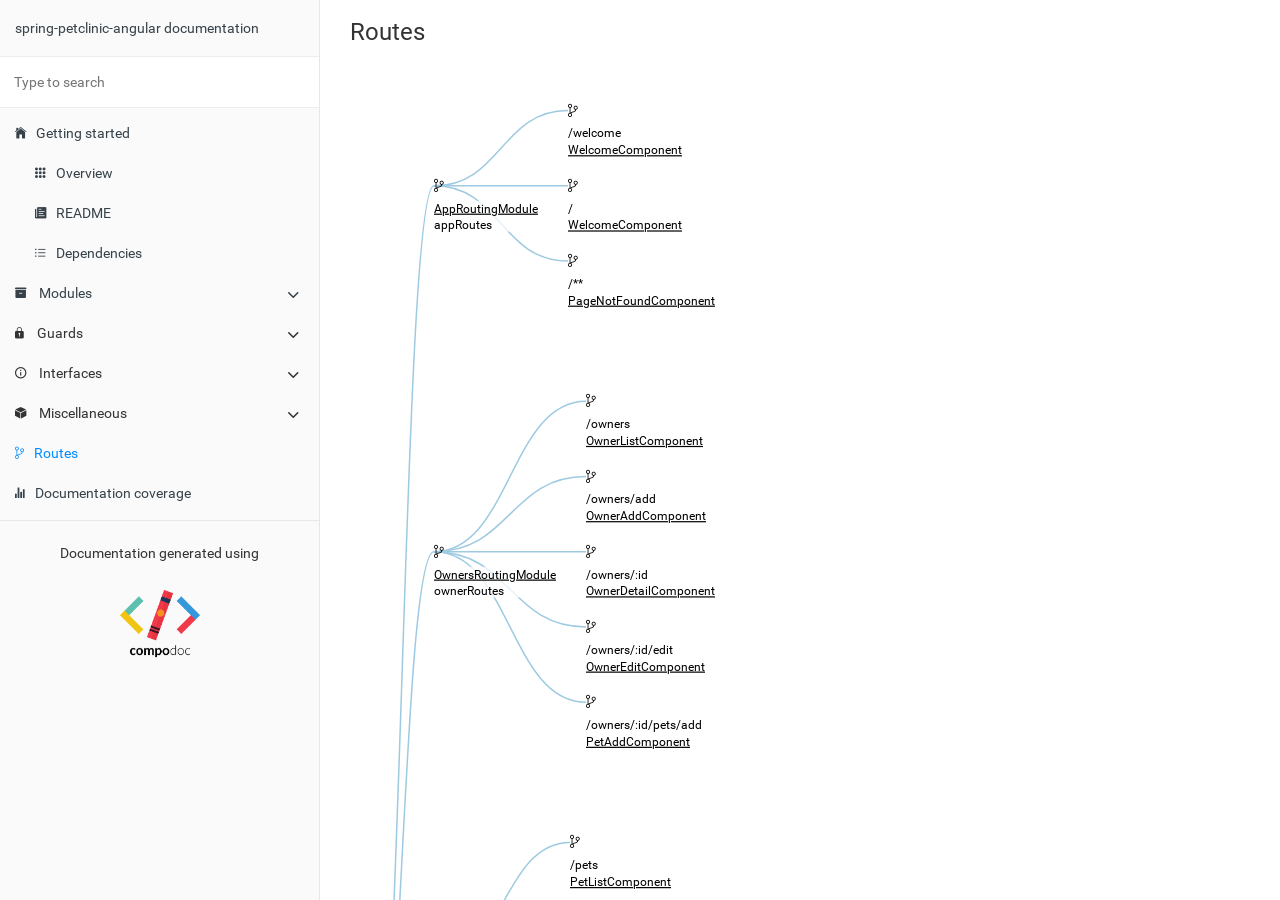
<file: spring-petclinic-angular/docs/routes.html>
<!doctype html>
<html class="no-js" lang="">
    <head>
        <meta charset="utf-8">
        <meta http-equiv="x-ua-compatible" content="ie=edge">
        <title>spring-petclinic-angular documentation</title>
        <meta name="description" content="">
        <meta name="viewport" content="width=device-width, initial-scale=1">

        <link rel="icon" type="image/x-icon" href="./images/favicon.ico">
	      <link rel="stylesheet" href="./styles/style.css">
    </head>
    <body>

        <div class="navbar navbar-default navbar-fixed-top visible-xs">
            <a href="./" class="navbar-brand">spring-petclinic-angular documentation</a>
            <button type="button" class="btn btn-default btn-menu ion-ios-menu" id="btn-menu"></button>
        </div>

        <div class="xs-menu menu" id="mobile-menu">
                <div id="book-search-input" role="search"><input type="text" placeholder="Type to search"></div>            <compodoc-menu></compodoc-menu>
        </div>

        <div class="container-fluid main">
           <div class="row main">
               <div class="hidden-xs menu">
                   <compodoc-menu mode="normal"></compodoc-menu>
               </div>
               <!-- START CONTENT -->
               <div class="content routes">
                   <div class="content-data">













<ol class="breadcrumb">
    <li>Routes</li>
</ol>

<div id="body-routes"></div>

<script src="./js/libs/d3.v3.min.js"></script>
<script src="./js/libs/innersvg.js"></script>

<script src="./js/routes/routes_index.js"></script>
<script src="./js/routes.js"></script>
                   




                   </div><div class="search-results">
    <div class="has-results">
        <h1 class="search-results-title"><span class='search-results-count'></span> result-matching "<span class='search-query'></span>"</h1>
        <ul class="search-results-list"></ul>
    </div>
    <div class="no-results">
        <h1 class="search-results-title">No results matching "<span class='search-query'></span>"</h1>
    </div>
</div>
</div>
               <!-- END CONTENT -->
           </div>
       </div>

       <script>
            var COMPODOC_CURRENT_PAGE_DEPTH = 0;
            var COMPODOC_CURRENT_PAGE_CONTEXT = 'routes';
            var COMPODOC_CURRENT_PAGE_URL = 'routes.html';
       </script>

       <script src="./js/libs/custom-elements.min.js"></script>
       <script src="./js/libs/lit-html.js"></script>
       <!-- Required to polyfill modern browsers as code is ES5 for IE... -->
       <script src="./js/libs/custom-elements-es5-adapter.js" charset="utf-8" defer></script>
       <script src="./js/menu-wc.js" defer></script>

       <script src="./js/libs/bootstrap-native.js"></script>

       <script src="./js/libs/es6-shim.min.js"></script>
       <script src="./js/libs/EventDispatcher.js"></script>
       <script src="./js/libs/promise.min.js"></script>
       <script src="./js/libs/zepto.min.js"></script>

       <script src="./js/compodoc.js"></script>

       <script src="./js/tabs.js"></script>
       <script src="./js/menu.js"></script>
       <script src="./js/libs/clipboard.min.js"></script>
       <script src="./js/libs/prism.js"></script>
       <script src="./js/sourceCode.js"></script>
          <script src="./js/search/search.js"></script>
          <script src="./js/search/lunr.min.js"></script>
          <script src="./js/search/search-lunr.js"></script>
          <script src="./js/search/search_index.js"></script>
       <script src="./js/lazy-load-graphs.js"></script>


    </body>
</html>
</file>
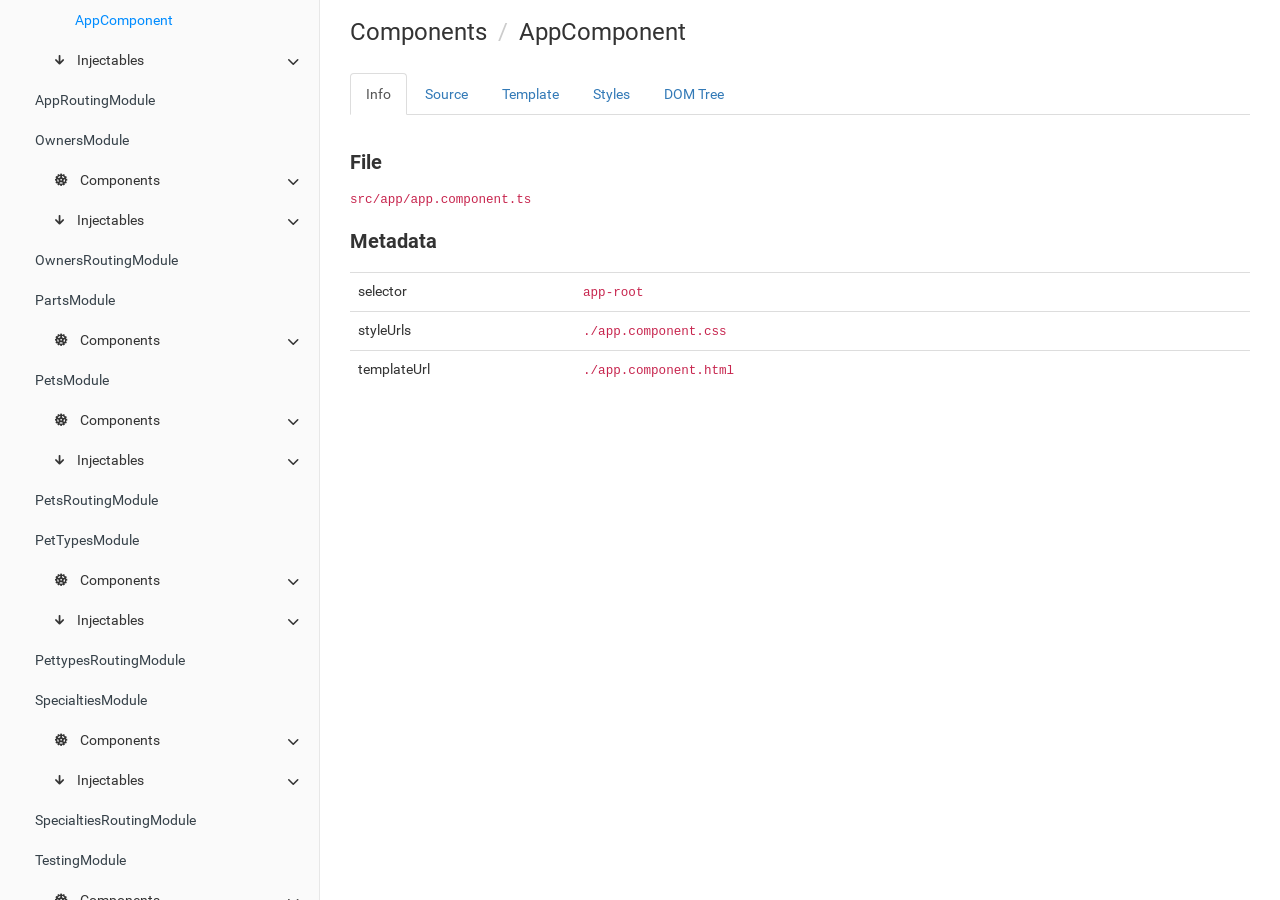
<file: spring-petclinic-angular/docs/components/AppComponent.html>
<!doctype html>
<html class="no-js" lang="">
    <head>
        <meta charset="utf-8">
        <meta http-equiv="x-ua-compatible" content="ie=edge">
        <title>spring-petclinic-angular documentation</title>
        <meta name="description" content="">
        <meta name="viewport" content="width=device-width, initial-scale=1">

        <link rel="icon" type="image/x-icon" href="../images/favicon.ico">
	      <link rel="stylesheet" href="../styles/style.css">
    </head>
    <body>

        <div class="navbar navbar-default navbar-fixed-top visible-xs">
            <a href="../" class="navbar-brand">spring-petclinic-angular documentation</a>
            <button type="button" class="btn btn-default btn-menu ion-ios-menu" id="btn-menu"></button>
        </div>

        <div class="xs-menu menu" id="mobile-menu">
                <div id="book-search-input" role="search"><input type="text" placeholder="Type to search"></div>            <compodoc-menu></compodoc-menu>
        </div>

        <div class="container-fluid main">
           <div class="row main">
               <div class="hidden-xs menu">
                   <compodoc-menu mode="normal"></compodoc-menu>
               </div>
               <!-- START CONTENT -->
               <div class="content component">
                   <div class="content-data">




<ol class="breadcrumb">
  <li>Components</li>
  <li>AppComponent</li>
</ol>

<ul class="nav nav-tabs" role="tablist">
        <li class="active">
            <a href="#info" role="tab" id="info-tab" data-toggle="tab" data-link="info">Info</a>
        </li>
        <li >
            <a href="#source" role="tab" id="source-tab" data-toggle="tab" data-link="source">Source</a>
        </li>
        <li >
            <a href="#templateData" role="tab" id="templateData-tab" data-toggle="tab" data-link="template">Template</a>
        </li>
        <li >
            <a href="#styleData" role="tab" id="styleData-tab" data-toggle="tab" data-link="style">Styles</a>
        </li>
        <li >
            <a href="#tree" role="tab" id="tree-tab" data-toggle="tab" data-link="dom-tree">DOM Tree</a>
        </li>
</ul>

<div class="tab-content">
    <div class="tab-pane fade active in" id="c-info"><p class="comment">
    <h3>File</h3>
</p>
<p class="comment">
    <code>src/app/app.component.ts</code>
</p>





<section>
    <h3>Metadata</h3>
    <table class="table table-sm table-hover">
        <tbody>











            <tr>
                <td class="col-md-3">selector</td>
                <td class="col-md-9"><code>app-root</code></td>
            </tr>

            <tr>
                <td class="col-md-3">styleUrls</td>
                <td class="col-md-9"><code>./app.component.css</code></td>
            </tr>



            <tr>
                <td class="col-md-3">templateUrl</td>
                <td class="col-md-9"><code>./app.component.html</code></td>
            </tr>








        </tbody>
    </table>
</section>









</div>


    <div class="tab-pane fade  tab-source-code" id="c-source">
        <pre class="line-numbers compodoc-sourcecode"><code class="language-typescript">import {Component} from &#x27;@angular/core&#x27;;

@Component({
  selector: &#x27;app-root&#x27;,
  templateUrl: &#x27;./app.component.html&#x27;,
  styleUrls: [&#x27;./app.component.css&#x27;]
})
export class AppComponent {

}
</code></pre>
    </div>

    <div class="tab-pane fade " id="c-templateData">
        <pre class="line-numbers"><code class="language-html">&lt;!--
  ~ /*
  ~  * Copyright 2016-2017 the original author or authors.
  ~  *
  ~  * Licensed under the Apache License, Version 2.0 (the &quot;License&quot;);
  ~  * you may not use this file except in compliance with the License.
  ~  * You may obtain a copy of the License at
  ~  *
  ~  *      http://www.apache.org/licenses/LICENSE-2.0
  ~  *
  ~  * Unless required by applicable law or agreed to in writing, software
  ~  * distributed under the License is distributed on an &quot;AS IS&quot; BASIS,
  ~  * WITHOUT WARRANTIES OR CONDITIONS OF ANY KIND, either express or implied.
  ~  * See the License for the specific language governing permissions and
  ~  * limitations under the License.
  ~  */
  --&gt;

&lt;div class&#x3D;&quot;container-fluid&quot;&gt;

&lt;nav class&#x3D;&quot;navbar navbar-default &quot; role&#x3D;&quot;navigation&quot;&gt;
  &lt;div class&#x3D;&quot;container-fluid&quot;&gt;
  &lt;div class&#x3D;&quot;navbar-header&quot;&gt;
    &lt;a class&#x3D;&quot;navbar-brand&quot; href&#x3D;&quot;#&quot;&gt;&lt;span&gt;&lt;/span&gt;&lt;/a&gt;
  &lt;/div&gt;

    &lt;ul class&#x3D;&quot;nav navbar-nav&quot;&gt;
      &lt;li&gt;
        &lt;a routerLink&#x3D;&quot;welcome&quot; title&#x3D;&quot;home page&quot;&gt;
          &lt;span class&#x3D;&quot;glyphicon glyphicon-home&quot; aria-hidden&#x3D;&quot;true&quot;&gt;&lt;/span&gt;
          &lt;span&gt;Home&lt;/span&gt;
        &lt;/a&gt;
      &lt;/li&gt;

      &lt;li class&#x3D;&quot;dropdown&quot;&gt;
        &lt;a class&#x3D;&quot;dropdown-toggle&quot; data-toggle&#x3D;&quot;dropdown&quot; role&#x3D;&quot;button&quot;
           aria-haspopup&#x3D;&quot;true&quot; aria-expanded&#x3D;&quot;false&quot;&gt;Owners&lt;span class&#x3D;&quot;caret&quot;&gt;&lt;/span&gt;
        &lt;/a&gt;
        &lt;ul class&#x3D;&quot;dropdown-menu&quot;&gt;
          &lt;li&gt;&lt;a routerLink&#x3D;&quot;/owners&quot;&gt;&lt;span class&#x3D;&quot;glyphicon glyphicon-search&quot;
                                            aria-hidden&#x3D;&quot;true&quot;&gt;&lt;/span&gt;&lt;span&gt; All&lt;/span&gt;&lt;/a&gt;&lt;/li&gt;
          &lt;li&gt;&lt;a routerLink&#x3D;&quot;/owners/add&quot;&gt;&lt;span class&#x3D;&quot;glyphicon glyphicon-plus&quot; aria-hidden&#x3D;&quot;true&quot;&gt;&lt;/span&gt;&lt;span&gt; Add New&lt;/span&gt;&lt;/a&gt;
          &lt;/li&gt;
        &lt;/ul&gt;
      &lt;/li&gt;
      &lt;li class&#x3D;&quot;dropdown&quot;&gt;
        &lt;a class&#x3D;&quot;dropdown-toggle&quot; data-toggle&#x3D;&quot;dropdown&quot; role&#x3D;&quot;button&quot;
           aria-haspopup&#x3D;&quot;true&quot; aria-expanded&#x3D;&quot;false&quot;&gt;Veterinarians&lt;span class&#x3D;&quot;caret&quot;&gt;&lt;/span&gt;
        &lt;/a&gt;
        &lt;ul class&#x3D;&quot;dropdown-menu&quot;&gt;
          &lt;li&gt;&lt;a routerLink&#x3D;&quot;/vets&quot;&gt;&lt;span class&#x3D;&quot;glyphicon glyphicon-search&quot; aria-hidden&#x3D;&quot;true&quot;&gt;&lt;/span&gt;&lt;span&gt; All&lt;/span&gt;&lt;/a&gt;
          &lt;/li&gt;
          &lt;li&gt;&lt;a routerLink&#x3D;&quot;/vets/add&quot;&gt;&lt;span class&#x3D;&quot;glyphicon glyphicon-plus&quot;
                                              aria-hidden&#x3D;&quot;true&quot;&gt;&lt;/span&gt;&lt;span&gt; Add New&lt;/span&gt;&lt;/a&gt;&lt;/li&gt;
        &lt;/ul&gt;
      &lt;/li&gt;
      &lt;li&gt;
        &lt;a routerLink&#x3D;&quot;/pettypes&quot; routerLinkActive&#x3D;&quot;active&quot; title&#x3D;&quot;pettypes&quot;&gt;
          &lt;span class&#x3D;&quot;glyphicon glyphicon-th-list&quot; aria-hidden&#x3D;&quot;true&quot;&gt;&lt;/span&gt;
          &lt;span&gt;Pet Types&lt;/span&gt;
        &lt;/a&gt;
      &lt;/li&gt;
      &lt;li&gt;
        &lt;a routerLink&#x3D;&quot;/specialties&quot; routerLinkActive&#x3D;&quot;active&quot; title&#x3D;&quot;specialties&quot;&gt;
          &lt;span class&#x3D;&quot;glyphicon glyphicon-th-list&quot; aria-hidden&#x3D;&quot;true&quot;&gt;&lt;/span&gt;
          &lt;span&gt;Specialties&lt;/span&gt;
        &lt;/a&gt;
      &lt;/li&gt;
    &lt;/ul&gt;

  &lt;/div&gt;
&lt;/nav&gt;

&lt;/div&gt;



&lt;router-outlet&gt;&lt;/router-outlet&gt;

&lt;br/&gt;
&lt;br/&gt;
&lt;div class&#x3D;&quot;container&quot;&gt;
  &lt;div class&#x3D;&quot;row&quot;&gt;
    &lt;div class&#x3D;&quot;col-12 text-center&quot;&gt;&lt;img src&#x3D;&quot;./assets/images/angular.png&quot;
                                         alt&#x3D;&quot;Angular&quot; height&#x3D;&quot;80&quot; width&#x3D;&quot;80&quot;/&gt;
      &lt;img src&#x3D;&quot;./assets/images/spring-pivotal-logo.png&quot;
           alt&#x3D;&quot;Sponsored by Pivotal&quot;/&gt;&lt;/div&gt;
  &lt;/div&gt;
&lt;/div&gt;
</code></pre>
    </div>

    <div class="tab-pane fade " id="c-styleData">
                <p class="comment">
                    <code>./app.component.css</code>
                </p>
                <pre class="line-numbers"><code class="language-scss">/*
 *
 *  * Copyright 2016-2017 the original author or authors.
 *  *
 *  * Licensed under the Apache License, Version 2.0 (the &quot;License&quot;);
 *  * you may not use this file except in compliance with the License.
 *  * You may obtain a copy of the License at
 *  *
 *  *      http://www.apache.org/licenses/LICENSE-2.0
 *  *
 *  * Unless required by applicable law or agreed to in writing, software
 *  * distributed under the License is distributed on an &quot;AS IS&quot; BASIS,
 *  * WITHOUT WARRANTIES OR CONDITIONS OF ANY KIND, either express or implied.
 *  * See the License for the specific language governing permissions and
 *  * limitations under the License.
 *
 */

</code></pre>
    </div>

    <div class="tab-pane fade " id="c-tree">
        <div id="tree-container"></div>
        <div class="tree-legend">
            <div class="title">
                <b>Legend</b>
            </div>
            <div>
                <div class="color htmlelement"></div><span>Html element</span>
            </div>
            <div>
                <div class="color component"></div><span>Component</span>
            </div>
            <div>
                <div class="color directive"></div><span>Html element with directive</span>
            </div>
        </div>
    </div>

    
</div>

<script src="../js/libs/vis.min.js"></script>
<script src="../js/libs/htmlparser.js"></script>
<script src="../js/libs/deep-iterator.js"></script>
<script>
        var COMPONENT_TEMPLATE = '<div><!--  ~ /*  ~  * Copyright 2016-2017 the original author or authors.  ~  *  ~  * Licensed under the Apache License, Version 2.0 (the "License");  ~  * you may not use this file except in compliance with the License.  ~  * You may obtain a copy of the License at  ~  *  ~  *      http://www.apache.org/licenses/LICENSE-2.0  ~  *  ~  * Unless required by applicable law or agreed to in writing, software  ~  * distributed under the License is distributed on an "AS IS" BASIS,  ~  * WITHOUT WARRANTIES OR CONDITIONS OF ANY KIND, either express or implied.  ~  * See the License for the specific language governing permissions and  ~  * limitations under the License.  ~  */  --><div class="container-fluid"><nav class="navbar navbar-default " role="navigation">  <div class="container-fluid">  <div class="navbar-header">    <a class="navbar-brand" href="#"><span></span></a>  </div>    <ul class="nav navbar-nav">      <li>        <a routerLink="welcome" title="home page">          <span class="glyphicon glyphicon-home" aria-hidden="true"></span>          <span>Home</span>        </a>      </li>      <li class="dropdown">        <a class="dropdown-toggle" data-toggle="dropdown" role="button"           aria-haspopup="true" aria-expanded="false">Owners<span class="caret"></span>        </a>        <ul class="dropdown-menu">          <li><a routerLink="/owners"><span class="glyphicon glyphicon-search"                                            aria-hidden="true"></span><span> All</span></a></li>          <li><a routerLink="/owners/add"><span class="glyphicon glyphicon-plus" aria-hidden="true"></span><span> Add New</span></a>          </li>        </ul>      </li>      <li class="dropdown">        <a class="dropdown-toggle" data-toggle="dropdown" role="button"           aria-haspopup="true" aria-expanded="false">Veterinarians<span class="caret"></span>        </a>        <ul class="dropdown-menu">          <li><a routerLink="/vets"><span class="glyphicon glyphicon-search" aria-hidden="true"></span><span> All</span></a>          </li>          <li><a routerLink="/vets/add"><span class="glyphicon glyphicon-plus"                                              aria-hidden="true"></span><span> Add New</span></a></li>        </ul>      </li>      <li>        <a routerLink="/pettypes" routerLinkActive="active" title="pettypes">          <span class="glyphicon glyphicon-th-list" aria-hidden="true"></span>          <span>Pet Types</span>        </a>      </li>      <li>        <a routerLink="/specialties" routerLinkActive="active" title="specialties">          <span class="glyphicon glyphicon-th-list" aria-hidden="true"></span>          <span>Specialties</span>        </a>      </li>    </ul>  </div></nav></div><router-outlet></router-outlet><br/><br/><div class="container">  <div class="row">    <div class="col-12 text-center"><img src="./assets/images/angular.png"                                         alt="Angular" height="80" width="80"/>      <img src="./assets/images/spring-pivotal-logo.png"           alt="Sponsored by Pivotal"/></div>  </div></div></div>'
    var COMPONENTS = [{'name': 'AppComponent', 'selector': 'app-root'},{'name': 'DummyComponent', 'selector': ''},{'name': 'OwnerAddComponent', 'selector': 'app-owner-add'},{'name': 'OwnerDetailComponent', 'selector': 'app-owner-detail'},{'name': 'OwnerEditComponent', 'selector': 'app-owner-edit'},{'name': 'OwnerListComponent', 'selector': 'app-owner-list'},{'name': 'PageNotFoundComponent', 'selector': 'app-page-not-found'},{'name': 'PetAddComponent', 'selector': 'app-pet-add'},{'name': 'PetEditComponent', 'selector': 'app-pet-edit'},{'name': 'PetListComponent', 'selector': 'app-pet-list'},{'name': 'PettypeAddComponent', 'selector': 'app-pettype-add'},{'name': 'PettypeEditComponent', 'selector': 'app-pettype-edit'},{'name': 'PettypeListComponent', 'selector': 'app-pettype-list'},{'name': 'RouterOutletStubComponent', 'selector': 'app-router-outlet'},{'name': 'SpecialtyAddComponent', 'selector': 'app-specialty-add'},{'name': 'SpecialtyEditComponent', 'selector': 'app-specialty-edit'},{'name': 'SpecialtyListComponent', 'selector': 'app-specialty-list'},{'name': 'VetAddComponent', 'selector': 'app-vet-add'},{'name': 'VetEditComponent', 'selector': 'app-vet-edit'},{'name': 'VetListComponent', 'selector': 'app-vet-list'},{'name': 'VisitAddComponent', 'selector': 'app-visit-add'},{'name': 'VisitEditComponent', 'selector': 'app-visit-edit'},{'name': 'VisitListComponent', 'selector': 'app-visit-list'},{'name': 'WelcomeComponent', 'selector': 'app-welcome'}];
    var DIRECTIVES = [{'name': 'RouterLinkStubDirective', 'selector': '[appRouterLink]'}];
    var ACTUAL_COMPONENT = {'name': 'AppComponent'};
</script>
<script src="../js/tree.js"></script>










                   




                   </div><div class="search-results">
    <div class="has-results">
        <h1 class="search-results-title"><span class='search-results-count'></span> result-matching "<span class='search-query'></span>"</h1>
        <ul class="search-results-list"></ul>
    </div>
    <div class="no-results">
        <h1 class="search-results-title">No results matching "<span class='search-query'></span>"</h1>
    </div>
</div>
</div>
               <!-- END CONTENT -->
           </div>
       </div>

       <script>
            var COMPODOC_CURRENT_PAGE_DEPTH = 1;
            var COMPODOC_CURRENT_PAGE_CONTEXT = 'component';
            var COMPODOC_CURRENT_PAGE_URL = 'AppComponent.html';
       </script>

       <script src="../js/libs/custom-elements.min.js"></script>
       <script src="../js/libs/lit-html.js"></script>
       <!-- Required to polyfill modern browsers as code is ES5 for IE... -->
       <script src="../js/libs/custom-elements-es5-adapter.js" charset="utf-8" defer></script>
       <script src="../js/menu-wc.js" defer></script>

       <script src="../js/libs/bootstrap-native.js"></script>

       <script src="../js/libs/es6-shim.min.js"></script>
       <script src="../js/libs/EventDispatcher.js"></script>
       <script src="../js/libs/promise.min.js"></script>
       <script src="../js/libs/zepto.min.js"></script>

       <script src="../js/compodoc.js"></script>

       <script src="../js/tabs.js"></script>
       <script src="../js/menu.js"></script>
       <script src="../js/libs/clipboard.min.js"></script>
       <script src="../js/libs/prism.js"></script>
       <script src="../js/sourceCode.js"></script>
          <script src="../js/search/search.js"></script>
          <script src="../js/search/lunr.min.js"></script>
          <script src="../js/search/search-lunr.js"></script>
          <script src="../js/search/search_index.js"></script>
       <script src="../js/lazy-load-graphs.js"></script>


    </body>
</html>
</file>
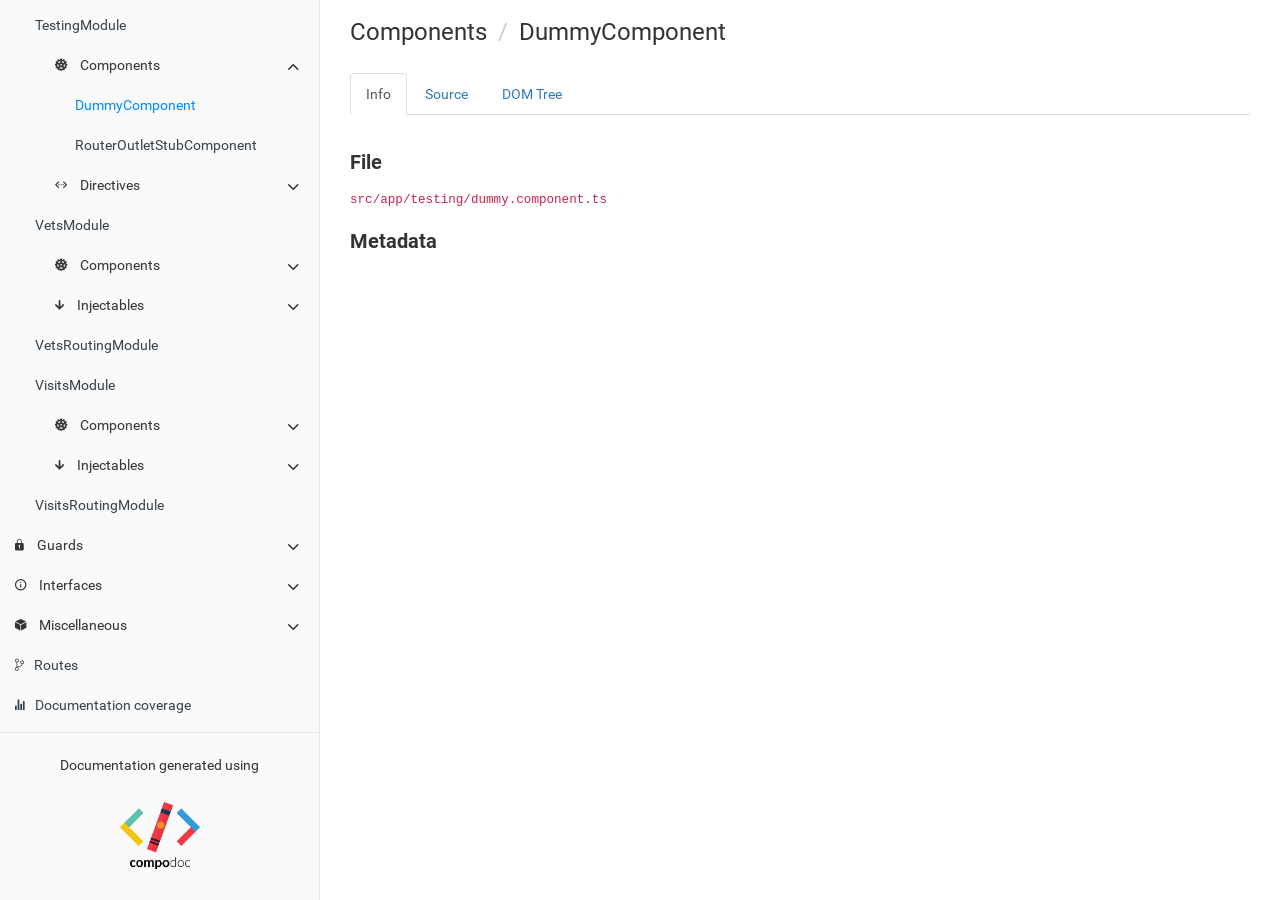
<file: spring-petclinic-angular/docs/components/DummyComponent.html>
<!doctype html>
<html class="no-js" lang="">
    <head>
        <meta charset="utf-8">
        <meta http-equiv="x-ua-compatible" content="ie=edge">
        <title>spring-petclinic-angular documentation</title>
        <meta name="description" content="">
        <meta name="viewport" content="width=device-width, initial-scale=1">

        <link rel="icon" type="image/x-icon" href="../images/favicon.ico">
	      <link rel="stylesheet" href="../styles/style.css">
    </head>
    <body>

        <div class="navbar navbar-default navbar-fixed-top visible-xs">
            <a href="../" class="navbar-brand">spring-petclinic-angular documentation</a>
            <button type="button" class="btn btn-default btn-menu ion-ios-menu" id="btn-menu"></button>
        </div>

        <div class="xs-menu menu" id="mobile-menu">
                <div id="book-search-input" role="search"><input type="text" placeholder="Type to search"></div>            <compodoc-menu></compodoc-menu>
        </div>

        <div class="container-fluid main">
           <div class="row main">
               <div class="hidden-xs menu">
                   <compodoc-menu mode="normal"></compodoc-menu>
               </div>
               <!-- START CONTENT -->
               <div class="content component">
                   <div class="content-data">




<ol class="breadcrumb">
  <li>Components</li>
  <li>DummyComponent</li>
</ol>

<ul class="nav nav-tabs" role="tablist">
        <li class="active">
            <a href="#info" role="tab" id="info-tab" data-toggle="tab" data-link="info">Info</a>
        </li>
        <li >
            <a href="#source" role="tab" id="source-tab" data-toggle="tab" data-link="source">Source</a>
        </li>
        <li >
            <a href="#tree" role="tab" id="tree-tab" data-toggle="tab" data-link="dom-tree">DOM Tree</a>
        </li>
</ul>

<div class="tab-content">
    <div class="tab-pane fade active in" id="c-info"><p class="comment">
    <h3>File</h3>
</p>
<p class="comment">
    <code>src/app/testing/dummy.component.ts</code>
</p>





<section>
    <h3>Metadata</h3>
    <table class="table table-sm table-hover">
        <tbody>























        </tbody>
    </table>
</section>









</div>


    <div class="tab-pane fade  tab-source-code" id="c-source">
        <pre class="line-numbers compodoc-sourcecode"><code class="language-typescript">import {Component} from &#x27;@angular/core&#x27;;

@Component({
  template: &#x27;&#x27;
})
export class DummyComponent {

}
</code></pre>
    </div>



    <div class="tab-pane fade " id="c-tree">
        <div id="tree-container"></div>
        <div class="tree-legend">
            <div class="title">
                <b>Legend</b>
            </div>
            <div>
                <div class="color htmlelement"></div><span>Html element</span>
            </div>
            <div>
                <div class="color component"></div><span>Component</span>
            </div>
            <div>
                <div class="color directive"></div><span>Html element with directive</span>
            </div>
        </div>
    </div>

    
</div>

<script src="../js/libs/vis.min.js"></script>
<script src="../js/libs/htmlparser.js"></script>
<script src="../js/libs/deep-iterator.js"></script>
<script>
        var COMPONENT_TEMPLATE = '<div></div>'
    var COMPONENTS = [{'name': 'AppComponent', 'selector': 'app-root'},{'name': 'DummyComponent', 'selector': ''},{'name': 'OwnerAddComponent', 'selector': 'app-owner-add'},{'name': 'OwnerDetailComponent', 'selector': 'app-owner-detail'},{'name': 'OwnerEditComponent', 'selector': 'app-owner-edit'},{'name': 'OwnerListComponent', 'selector': 'app-owner-list'},{'name': 'PageNotFoundComponent', 'selector': 'app-page-not-found'},{'name': 'PetAddComponent', 'selector': 'app-pet-add'},{'name': 'PetEditComponent', 'selector': 'app-pet-edit'},{'name': 'PetListComponent', 'selector': 'app-pet-list'},{'name': 'PettypeAddComponent', 'selector': 'app-pettype-add'},{'name': 'PettypeEditComponent', 'selector': 'app-pettype-edit'},{'name': 'PettypeListComponent', 'selector': 'app-pettype-list'},{'name': 'RouterOutletStubComponent', 'selector': 'app-router-outlet'},{'name': 'SpecialtyAddComponent', 'selector': 'app-specialty-add'},{'name': 'SpecialtyEditComponent', 'selector': 'app-specialty-edit'},{'name': 'SpecialtyListComponent', 'selector': 'app-specialty-list'},{'name': 'VetAddComponent', 'selector': 'app-vet-add'},{'name': 'VetEditComponent', 'selector': 'app-vet-edit'},{'name': 'VetListComponent', 'selector': 'app-vet-list'},{'name': 'VisitAddComponent', 'selector': 'app-visit-add'},{'name': 'VisitEditComponent', 'selector': 'app-visit-edit'},{'name': 'VisitListComponent', 'selector': 'app-visit-list'},{'name': 'WelcomeComponent', 'selector': 'app-welcome'}];
    var DIRECTIVES = [{'name': 'RouterLinkStubDirective', 'selector': '[appRouterLink]'}];
    var ACTUAL_COMPONENT = {'name': 'DummyComponent'};
</script>
<script src="../js/tree.js"></script>










                   




                   </div><div class="search-results">
    <div class="has-results">
        <h1 class="search-results-title"><span class='search-results-count'></span> result-matching "<span class='search-query'></span>"</h1>
        <ul class="search-results-list"></ul>
    </div>
    <div class="no-results">
        <h1 class="search-results-title">No results matching "<span class='search-query'></span>"</h1>
    </div>
</div>
</div>
               <!-- END CONTENT -->
           </div>
       </div>

       <script>
            var COMPODOC_CURRENT_PAGE_DEPTH = 1;
            var COMPODOC_CURRENT_PAGE_CONTEXT = 'component';
            var COMPODOC_CURRENT_PAGE_URL = 'DummyComponent.html';
       </script>

       <script src="../js/libs/custom-elements.min.js"></script>
       <script src="../js/libs/lit-html.js"></script>
       <!-- Required to polyfill modern browsers as code is ES5 for IE... -->
       <script src="../js/libs/custom-elements-es5-adapter.js" charset="utf-8" defer></script>
       <script src="../js/menu-wc.js" defer></script>

       <script src="../js/libs/bootstrap-native.js"></script>

       <script src="../js/libs/es6-shim.min.js"></script>
       <script src="../js/libs/EventDispatcher.js"></script>
       <script src="../js/libs/promise.min.js"></script>
       <script src="../js/libs/zepto.min.js"></script>

       <script src="../js/compodoc.js"></script>

       <script src="../js/tabs.js"></script>
       <script src="../js/menu.js"></script>
       <script src="../js/libs/clipboard.min.js"></script>
       <script src="../js/libs/prism.js"></script>
       <script src="../js/sourceCode.js"></script>
          <script src="../js/search/search.js"></script>
          <script src="../js/search/lunr.min.js"></script>
          <script src="../js/search/search-lunr.js"></script>
          <script src="../js/search/search_index.js"></script>
       <script src="../js/lazy-load-graphs.js"></script>


    </body>
</html>
</file>
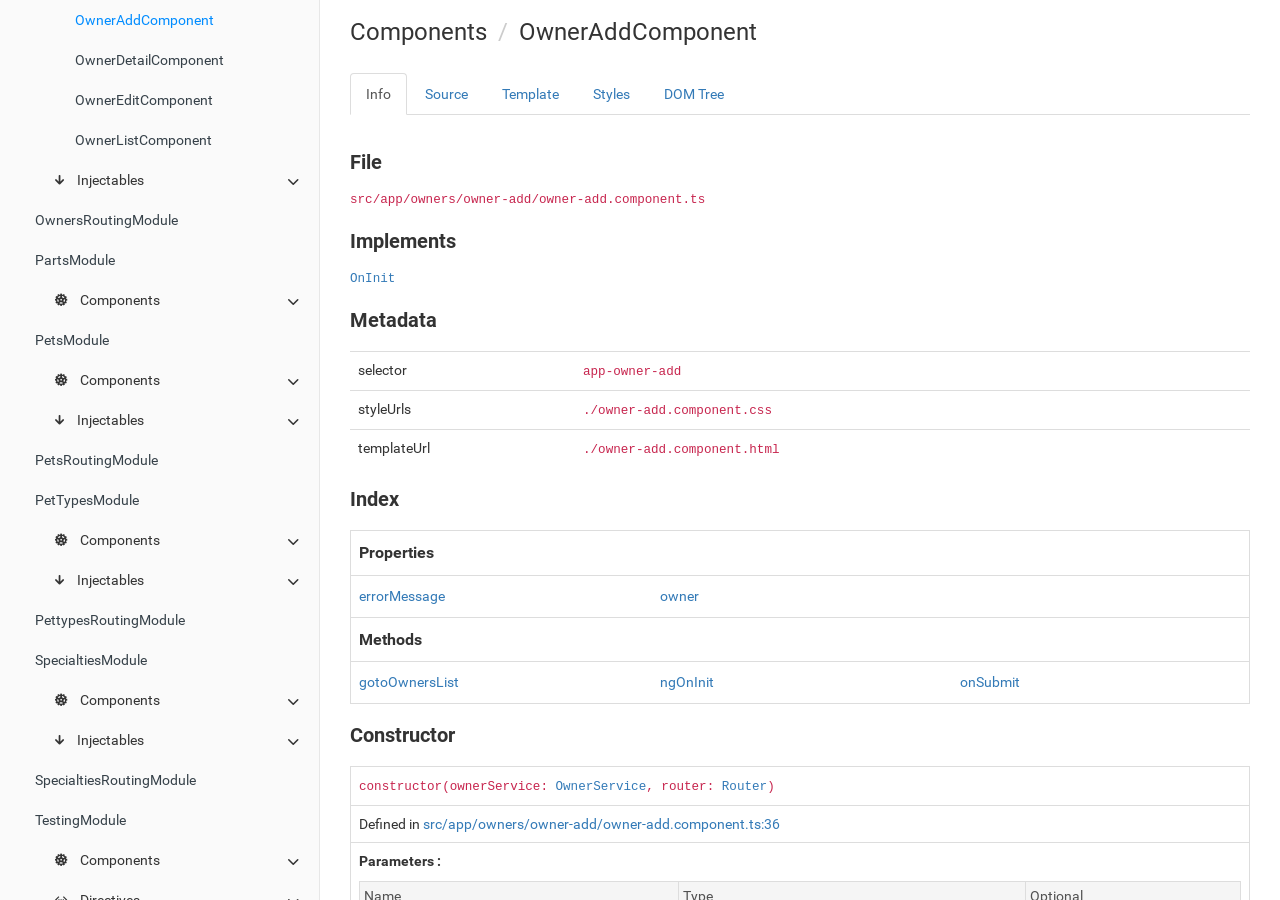
<file: spring-petclinic-angular/docs/components/OwnerAddComponent.html>
<!doctype html>
<html class="no-js" lang="">
    <head>
        <meta charset="utf-8">
        <meta http-equiv="x-ua-compatible" content="ie=edge">
        <title>spring-petclinic-angular documentation</title>
        <meta name="description" content="">
        <meta name="viewport" content="width=device-width, initial-scale=1">

        <link rel="icon" type="image/x-icon" href="../images/favicon.ico">
	      <link rel="stylesheet" href="../styles/style.css">
    </head>
    <body>

        <div class="navbar navbar-default navbar-fixed-top visible-xs">
            <a href="../" class="navbar-brand">spring-petclinic-angular documentation</a>
            <button type="button" class="btn btn-default btn-menu ion-ios-menu" id="btn-menu"></button>
        </div>

        <div class="xs-menu menu" id="mobile-menu">
                <div id="book-search-input" role="search"><input type="text" placeholder="Type to search"></div>            <compodoc-menu></compodoc-menu>
        </div>

        <div class="container-fluid main">
           <div class="row main">
               <div class="hidden-xs menu">
                   <compodoc-menu mode="normal"></compodoc-menu>
               </div>
               <!-- START CONTENT -->
               <div class="content component">
                   <div class="content-data">




<ol class="breadcrumb">
  <li>Components</li>
  <li>OwnerAddComponent</li>
</ol>

<ul class="nav nav-tabs" role="tablist">
        <li class="active">
            <a href="#info" role="tab" id="info-tab" data-toggle="tab" data-link="info">Info</a>
        </li>
        <li >
            <a href="#source" role="tab" id="source-tab" data-toggle="tab" data-link="source">Source</a>
        </li>
        <li >
            <a href="#templateData" role="tab" id="templateData-tab" data-toggle="tab" data-link="template">Template</a>
        </li>
        <li >
            <a href="#styleData" role="tab" id="styleData-tab" data-toggle="tab" data-link="style">Styles</a>
        </li>
        <li >
            <a href="#tree" role="tab" id="tree-tab" data-toggle="tab" data-link="dom-tree">DOM Tree</a>
        </li>
</ul>

<div class="tab-content">
    <div class="tab-pane fade active in" id="c-info"><p class="comment">
    <h3>File</h3>
</p>
<p class="comment">
    <code>src/app/owners/owner-add/owner-add.component.ts</code>
</p>



    <p class="comment">
        <h3>Implements</h3>
    </p>
    <p class="comment">
                    <code><a href="https://angular.io/api/core/OnInit" target="_blank" >OnInit</a></code>
    </p>


<section>
    <h3>Metadata</h3>
    <table class="table table-sm table-hover">
        <tbody>











            <tr>
                <td class="col-md-3">selector</td>
                <td class="col-md-9"><code>app-owner-add</code></td>
            </tr>

            <tr>
                <td class="col-md-3">styleUrls</td>
                <td class="col-md-9"><code>./owner-add.component.css</code></td>
            </tr>



            <tr>
                <td class="col-md-3">templateUrl</td>
                <td class="col-md-9"><code>./owner-add.component.html</code></td>
            </tr>








        </tbody>
    </table>
</section>

    <section>
    <h3 id="index">Index</h3>
    <table class="table table-sm table-bordered index-table">
        <tbody>
                <tr>
                    <td class="col-md-4">
                        <h6><b>Properties</b></h6>
                    </td>
                </tr>
                <tr>
                    <td class="col-md-4">
                        <ul class="index-list">
                            <li>
                                <a href="#errorMessage">errorMessage</a>
                            </li>
                            <li>
                                <a href="#owner">owner</a>
                            </li>
                        </ul>
                    </td>
                </tr>

                <tr>
                    <td class="col-md-4">
                        <h6><b>Methods</b></h6>
                    </td>
                </tr>
                <tr>
                    <td class="col-md-4">
                        <ul class="index-list">
                            <li>
                                <a href="#gotoOwnersList">gotoOwnersList</a>
                            </li>
                            <li>
                                <a href="#ngOnInit">ngOnInit</a>
                            </li>
                            <li>
                                <a href="#onSubmit">onSubmit</a>
                            </li>
                        </ul>
                    </td>
                </tr>





        </tbody>
    </table>
</section>

    <section>
    <h3 id="constructor">Constructor</h3>
        <table class="table table-sm table-bordered">
            <tbody>
                <tr>
                    <td class="col-md-4">
<code>constructor(ownerService: <a href="../injectables/OwnerService.html">OwnerService</a>, router: <a href="https://angular.io/api/router/Router" target="_blank">Router</a>)</code>
                    </td>
                </tr>
                        <tr>
                            <td class="col-md-4">
                                <div class="io-line">Defined in <a href="" data-line="36" class="link-to-prism">src/app/owners/owner-add/owner-add.component.ts:36</a></div>
                            </td>
                        </tr>

                <tr>
                    <td class="col-md-4">
                            <div>
                                    <b>Parameters :</b>
                                    <table class="params">
                                        <thead>
                                            <tr>
                                                <td>Name</td>
                                                    <td>Type</td>
                                                <td>Optional</td>
                                            </tr>
                                        </thead>
                                        <tbody>
                                                <tr>
                                                        <td>ownerService</td>
                                                  
                                                        <td>
                                                                        <code><a href="../injectables/OwnerService.html" target="_self" >OwnerService</a></code>
                                                        </td>
                                                  
                                                    <td>
                                                            No
                                                    </td>
                                                    
                                                </tr>
                                                <tr>
                                                        <td>router</td>
                                                  
                                                        <td>
                                                                        <code><a href="https://angular.io/api/router/Router" target="_blank" >Router</a></code>
                                                        </td>
                                                  
                                                    <td>
                                                            No
                                                    </td>
                                                    
                                                </tr>
                                        </tbody>
                                    </table>
                            </div>
                    </td>
                </tr>
            </tbody>
        </table>
</section>





    <section>
    
    <h3 id="methods">
        Methods
    </h3>
    <table class="table table-sm table-bordered">
        <tbody>
            <tr>
                <td class="col-md-4">
                    <a name="gotoOwnersList"></a>
                    <span class="name">
                        <b>
                            gotoOwnersList
                        </b>
                        <a href="#gotoOwnersList"><span class="icon ion-ios-link"></span></a>
                    </span>
                </td>
            </tr>
            <tr>
                <td class="col-md-4">
<code>gotoOwnersList()</code>
                </td>
            </tr>


            <tr>
                <td class="col-md-4">
                    <div class="io-line">Defined in <a href="" data-line="56"
                            class="link-to-prism">src/app/owners/owner-add/owner-add.component.ts:56</a></div>
                </td>
            </tr>


            <tr>
                <td class="col-md-4">

                    <div class="io-description">
                        <b>Returns : </b>        <code><a href="https://www.typescriptlang.org/docs/handbook/basic-types.html" target="_blank" >void</a></code>

                    </div>
                </td>
            </tr>
        </tbody>
    </table>
    <table class="table table-sm table-bordered">
        <tbody>
            <tr>
                <td class="col-md-4">
                    <a name="ngOnInit"></a>
                    <span class="name">
                        <b>
                            ngOnInit
                        </b>
                        <a href="#ngOnInit"><span class="icon ion-ios-link"></span></a>
                    </span>
                </td>
            </tr>
            <tr>
                <td class="col-md-4">
<code>ngOnInit()</code>
                </td>
            </tr>


            <tr>
                <td class="col-md-4">
                    <div class="io-line">Defined in <a href="" data-line="42"
                            class="link-to-prism">src/app/owners/owner-add/owner-add.component.ts:42</a></div>
                </td>
            </tr>


            <tr>
                <td class="col-md-4">

                    <div class="io-description">
                        <b>Returns : </b>        <code><a href="https://www.typescriptlang.org/docs/handbook/basic-types.html" target="_blank" >void</a></code>

                    </div>
                </td>
            </tr>
        </tbody>
    </table>
    <table class="table table-sm table-bordered">
        <tbody>
            <tr>
                <td class="col-md-4">
                    <a name="onSubmit"></a>
                    <span class="name">
                        <b>
                            onSubmit
                        </b>
                        <a href="#onSubmit"><span class="icon ion-ios-link"></span></a>
                    </span>
                </td>
            </tr>
            <tr>
                <td class="col-md-4">
<code>onSubmit(owner: <a href="../interfaces/Owner.html">Owner</a>)</code>
                </td>
            </tr>


            <tr>
                <td class="col-md-4">
                    <div class="io-line">Defined in <a href="" data-line="45"
                            class="link-to-prism">src/app/owners/owner-add/owner-add.component.ts:45</a></div>
                </td>
            </tr>


            <tr>
                <td class="col-md-4">

                    <div class="io-description">
                        <b>Parameters :</b>
                        <table class="params">
                            <thead>
                                <tr>
                                    <td>Name</td>
                                    <td>Type</td>
                                    <td>Optional</td>
                                </tr>
                            </thead>
                            <tbody>
                                <tr>
                                    <td>owner</td>
                                    <td>
                                                <code><a href="../interfaces/Owner.html" target="_self" >Owner</a></code>
                                    </td>

                                    <td>
                                        No
                                    </td>


                                </tr>
                            </tbody>
                        </table>
                    </div>
                    <div>
                    </div>
                    <div class="io-description">
                        <b>Returns : </b>        <code><a href="https://www.typescriptlang.org/docs/handbook/basic-types.html" target="_blank" >void</a></code>

                    </div>
                    <div class="io-description">
                        
                    </div>
                </td>
            </tr>
        </tbody>
    </table>
</section>
    <section>
    
        <h3 id="inputs">
            Properties
        </h3>
        <table class="table table-sm table-bordered">
            <tbody>
                <tr>
                    <td class="col-md-4">
                        <a name="errorMessage"></a>
                        <span class="name">
                            <b>
                            errorMessage</b>
                            <a href="#errorMessage"><span class="icon ion-ios-link"></span></a>
                        </span>
                    </td>
                </tr>
                    <tr>
                        <td class="col-md-4">
                            <i>Type : </i>        <code><a href="https://developer.mozilla.org/en-US/docs/Web/JavaScript/Reference/Global_Objects/string" target="_blank" >string</a></code>

                        </td>
                    </tr>
                        <tr>
                            <td class="col-md-4">
                                    <div class="io-line">Defined in <a href="" data-line="36" class="link-to-prism">src/app/owners/owner-add/owner-add.component.ts:36</a></div>
                            </td>
                        </tr>


            </tbody>
        </table>
        <table class="table table-sm table-bordered">
            <tbody>
                <tr>
                    <td class="col-md-4">
                        <a name="owner"></a>
                        <span class="name">
                            <b>
                            owner</b>
                            <a href="#owner"><span class="icon ion-ios-link"></span></a>
                        </span>
                    </td>
                </tr>
                    <tr>
                        <td class="col-md-4">
                            <i>Type : </i>        <code><a href="../interfaces/Owner.html" target="_self" >Owner</a></code>

                        </td>
                    </tr>
                        <tr>
                            <td class="col-md-4">
                                    <div class="io-line">Defined in <a href="" data-line="35" class="link-to-prism">src/app/owners/owner-add/owner-add.component.ts:35</a></div>
                            </td>
                        </tr>


            </tbody>
        </table>
</section>

</div>


    <div class="tab-pane fade  tab-source-code" id="c-source">
        <pre class="line-numbers compodoc-sourcecode"><code class="language-typescript">import {Component, OnInit} from &#x27;@angular/core&#x27;;
import {OwnerService} from &#x27;../owner.service&#x27;;
import {Owner} from &#x27;../owner&#x27;;
import {Router} from &#x27;@angular/router&#x27;;

@Component({
  selector: &#x27;app-owner-add&#x27;,
  templateUrl: &#x27;./owner-add.component.html&#x27;,
  styleUrls: [&#x27;./owner-add.component.css&#x27;]
})
export class OwnerAddComponent implements OnInit {

  owner: Owner;
  errorMessage: string;

  constructor(private ownerService: OwnerService, private router: Router) {
    this.owner &#x3D; {} as Owner;
  }

  ngOnInit() {
  }

  onSubmit(owner: Owner) {
    owner.id &#x3D; null;
    this.ownerService.addOwner(owner).subscribe(
      newOwner &#x3D;&gt; {
        this.owner &#x3D; newOwner;
        this.gotoOwnersList();
      },
      error &#x3D;&gt; this.errorMessage &#x3D; error as any
    );
  }

  gotoOwnersList() {
    this.router.navigate([&#x27;/owners&#x27;]);
  }

}
</code></pre>
    </div>

    <div class="tab-pane fade " id="c-templateData">
        <pre class="line-numbers"><code class="language-html">&lt;!--
  ~ /*
  ~  * Copyright 2016-2017 the original author or authors.
  ~  *
  ~  * Licensed under the Apache License, Version 2.0 (the &quot;License&quot;);
  ~  * you may not use this file except in compliance with the License.
  ~  * You may obtain a copy of the License at
  ~  *
  ~  *      http://www.apache.org/licenses/LICENSE-2.0
  ~  *
  ~  * Unless required by applicable law or agreed to in writing, software
  ~  * distributed under the License is distributed on an &quot;AS IS&quot; BASIS,
  ~  * WITHOUT WARRANTIES OR CONDITIONS OF ANY KIND, either express or implied.
  ~  * See the License for the specific language governing permissions and
  ~  * limitations under the License.
  ~  */
  --&gt;

&lt;div class&#x3D;&quot;container-fluid&quot;&gt;
  &lt;div class&#x3D;&quot;container xd-container&quot;&gt;
    &lt;h2&gt;
      New Owner
    &lt;/h2&gt;
    &lt;form (ngSubmit)&#x3D;&quot;onSubmit(ownerForm.value)&quot; #ownerForm&#x3D;&quot;ngForm&quot; class&#x3D;&quot;form-horizontal&quot;&gt;
      &lt;div class&#x3D;&quot;form-group&quot; hidden&#x3D;&quot;true&quot;&gt;
        &lt;input type&#x3D;&quot;text&quot; hidden&#x3D;&quot;true&quot; class&#x3D;&quot;form-control&quot; id&#x3D;&quot;id&quot; [(ngModel)]&#x3D;&quot;owner.id&quot; name&#x3D;&quot;id&quot;/&gt;
      &lt;/div&gt;
      &lt;div class&#x3D;&quot;form-group has-feedback&quot; [class.has-success]&#x3D;&quot;firstName.dirty &amp;&amp; firstName.valid&quot; [class.has-error]&#x3D;&quot;firstName.dirty &amp;&amp;  !firstName.valid&quot;&gt;
        &lt;label for&#x3D;&quot;firstName&quot; class&#x3D;&quot;col-sm-2 control-label&quot;&gt;First Name&lt;/label&gt;
        &lt;div class&#x3D;&quot;col-sm-10&quot;&gt;
          &lt;input type&#x3D;&quot;text&quot; class&#x3D;&quot;form-control&quot; id&#x3D;&quot;firstName&quot; [(ngModel)]&#x3D;&quot;owner.firstName&quot; minlength&#x3D;&quot;2&quot; required name&#x3D;&quot;firstName&quot; #firstName&#x3D;&quot;ngModel&quot;/&gt;
          &lt;span class&#x3D;&quot;glyphicon form-control-feedback&quot; [class.glyphicon-ok]&#x3D;&quot;firstName.valid&quot; [class.glyphicon-remove]&#x3D;&quot;!firstName.valid&quot; aria-hidden&#x3D;&quot;true&quot;&gt;&lt;/span&gt;
          &lt;span class&#x3D;&quot;help-block&quot; *ngIf&#x3D;&quot;firstName.dirty &amp;&amp; firstName.hasError(&#x27;required&#x27;)&quot;&gt;First name is required&lt;/span&gt;
          &lt;span class&#x3D;&quot;help-block&quot; *ngIf&#x3D;&quot;firstName.dirty &amp;&amp; firstName.hasError(&#x27;minlength&#x27;)&quot;&gt;First name must be at least 2 characters long&lt;/span&gt;
        &lt;/div&gt;
      &lt;/div&gt;
      &lt;div class&#x3D;&quot;form-group has-feedback&quot; [class.has-success]&#x3D;&quot;lastName.dirty &amp;&amp; lastName.valid&quot; [class.has-error]&#x3D;&quot;lastName.dirty &amp;&amp; !lastName.valid&quot;&gt;
        &lt;label for&#x3D;&quot;lastName&quot; class&#x3D;&quot;col-sm-2 control-label&quot;&gt;Last Name&lt;/label&gt;
        &lt;div class&#x3D;&quot;col-sm-10&quot;&gt;
          &lt;input type&#x3D;&quot;text&quot; class&#x3D;&quot;form-control&quot; id&#x3D;&quot;lastName&quot; [(ngModel)]&#x3D;&quot;owner.lastName&quot; name&#x3D;&quot;lastName&quot; minlength&#x3D;&quot;2&quot; required #lastName&#x3D;&quot;ngModel&quot;/&gt;
          &lt;span class&#x3D;&quot;glyphicon form-control-feedback&quot; [class.glyphicon-ok]&#x3D;&quot;lastName.valid&quot; [class.glyphicon-remove]&#x3D;&quot;!lastName.valid&quot; aria-hidden&#x3D;&quot;true&quot;&gt;&lt;/span&gt;
          &lt;span class&#x3D;&quot;help-block&quot; *ngIf&#x3D;&quot;lastName.dirty &amp;&amp; lastName.hasError(&#x27;required&#x27;)&quot;&gt;Last name is required&lt;/span&gt;
          &lt;span class&#x3D;&quot;help-block&quot; *ngIf&#x3D;&quot;lastName.dirty &amp;&amp; lastName.hasError(&#x27;minlength&#x27;)&quot;&gt;Last name must be at least 2 characters long&lt;/span&gt;
        &lt;/div&gt;
      &lt;/div&gt;
      &lt;div class&#x3D;&quot;form-group has-feedback&quot; [class.has-success]&#x3D;&quot;address.dirty &amp;&amp; address.valid&quot; [class.has-error]&#x3D;&quot;address.dirty &amp;&amp; !address.valid&quot;&gt;
        &lt;label for&#x3D;&quot;address&quot; class&#x3D;&quot;col-sm-2 control-label&quot;&gt;Address&lt;/label&gt;
        &lt;div class&#x3D;&quot;col-sm-10&quot;&gt;
          &lt;input type&#x3D;&quot;text&quot; class&#x3D;&quot;form-control&quot; id&#x3D;&quot;address&quot; [(ngModel)]&#x3D;&quot;owner.address&quot; name&#x3D;&quot;address&quot; required #address&#x3D;&quot;ngModel&quot;/&gt;
          &lt;span class&#x3D;&quot;glyphicon form-control-feedback&quot; [class.glyphicon-ok]&#x3D;&quot;address.valid&quot; [class.glyphicon-remove]&#x3D;&quot;!address.valid&quot; aria-hidden&#x3D;&quot;true&quot;&gt;&lt;/span&gt;
          &lt;span class&#x3D;&quot;help-block&quot; *ngIf&#x3D;&quot;address.dirty &amp;&amp; address.hasError(&#x27;required&#x27;)&quot;&gt;Address is required&lt;/span&gt;
        &lt;/div&gt;
      &lt;/div&gt;
      &lt;div class&#x3D;&quot;form-group has-feedback&quot; [class.has-success]&#x3D;&quot;city.dirty &amp;&amp; city.valid&quot; [class.has-error]&#x3D;&quot;city.dirty &amp;&amp; !city.valid&quot;&gt;
        &lt;label for&#x3D;&quot;city&quot; class&#x3D;&quot;col-sm-2 control-label&quot;&gt;City&lt;/label&gt;
        &lt;div class&#x3D;&quot;col-sm-10&quot;&gt;
          &lt;input type&#x3D;&quot;text&quot; class&#x3D;&quot;form-control&quot; id&#x3D;&quot;city&quot; [(ngModel)]&#x3D;&quot;owner.city&quot; name&#x3D;&quot;city&quot; required #city&#x3D;&quot;ngModel&quot;/&gt;
          &lt;span class&#x3D;&quot;glyphicon form-control-feedback&quot; [class.glyphicon-ok]&#x3D;&quot;city.valid&quot; [class.glyphicon-remove]&#x3D;&quot;!city.valid&quot; aria-hidden&#x3D;&quot;true&quot;&gt;&lt;/span&gt;
          &lt;span class&#x3D;&quot;help-block&quot; *ngIf&#x3D;&quot;city.dirty &amp;&amp; city.hasError(&#x27;required&#x27;)&quot;&gt;City is required&lt;/span&gt;
        &lt;/div&gt;
      &lt;/div&gt;
      &lt;div class&#x3D;&quot;form-group has-feedback&quot; [class.has-success]&#x3D;&quot;telephone.dirty &amp;&amp; telephone.valid&quot; [class.has-error]&#x3D;&quot;telephone.dirty &amp;&amp; !telephone.valid&quot;&gt;
        &lt;label for&#x3D;&quot;telephone&quot; class&#x3D;&quot;col-sm-2 control-label&quot;&gt;Telephone&lt;/label&gt;
        &lt;div class&#x3D;&quot;col-sm-10&quot;&gt;
          &lt;input type&#x3D;&quot;text&quot; class&#x3D;&quot;form-control&quot; id&#x3D;&quot;telephone&quot; [(ngModel)]&#x3D;&quot;owner.telephone&quot; name&#x3D;&quot;telephone&quot; required maxlength&#x3D;&quot;10&quot; pattern&#x3D;&quot;^[0-9]{0,10}$&quot; #telephone&#x3D;&quot;ngModel&quot;/&gt;
          &lt;span class&#x3D;&quot;glyphicon form-control-feedback&quot; [class.glyphicon-ok]&#x3D;&quot;telephone.valid&quot; [class.glyphicon-remove]&#x3D;&quot;!telephone.valid&quot; aria-hidden&#x3D;&quot;true&quot;&gt;&lt;/span&gt;
          &lt;span class&#x3D;&quot;help-block&quot; *ngIf&#x3D;&quot;telephone.dirty &amp;&amp; telephone.hasError(&#x27;required&#x27;)&quot;&gt;Phone number is required&lt;/span&gt;
          &lt;span class&#x3D;&quot;help-block&quot; *ngIf&#x3D;&quot;telephone.dirty &amp;&amp; telephone.hasError(&#x27;maxlength&#x27;)&quot;&gt;Phone number cannot be more than 10 digits long&lt;/span&gt;
          &lt;span class&#x3D;&quot;help-block&quot; *ngIf&#x3D;&quot;telephone.dirty &amp;&amp; telephone.hasError(&#x27;pattern&#x27;)&quot; &gt;Phone number only accept digits&lt;/span&gt;
        &lt;/div&gt;
      &lt;/div&gt;
      &lt;div class&#x3D;&quot;form-group&quot;&gt;
        &lt;div class&#x3D;&quot;col-sm-offset-2 col-sm-10&quot;&gt;
          &lt;button class&#x3D;&quot;btn btn-default&quot; type&#x3D;&quot;button&quot; (click)&#x3D;&quot;gotoOwnersList()&quot;&gt;Back&lt;/button&gt;
          &lt;button class&#x3D;&quot;btn btn-default&quot; type&#x3D;&quot;submit&quot; [disabled]&#x3D;&quot;!ownerForm.valid&quot;&gt;Add Owner&lt;/button&gt;
        &lt;/div&gt;
      &lt;/div&gt;
    &lt;/form&gt;
  &lt;/div&gt;
&lt;/div&gt;
</code></pre>
    </div>

    <div class="tab-pane fade " id="c-styleData">
                <p class="comment">
                    <code>./owner-add.component.css</code>
                </p>
                <pre class="line-numbers"><code class="language-scss">/*
 *
 *  * Copyright 2016-2017 the original author or authors.
 *  *
 *  * Licensed under the Apache License, Version 2.0 (the &quot;License&quot;);
 *  * you may not use this file except in compliance with the License.
 *  * You may obtain a copy of the License at
 *  *
 *  *      http://www.apache.org/licenses/LICENSE-2.0
 *  *
 *  * Unless required by applicable law or agreed to in writing, software
 *  * distributed under the License is distributed on an &quot;AS IS&quot; BASIS,
 *  * WITHOUT WARRANTIES OR CONDITIONS OF ANY KIND, either express or implied.
 *  * See the License for the specific language governing permissions and
 *  * limitations under the License.
 *
 */

</code></pre>
    </div>

    <div class="tab-pane fade " id="c-tree">
        <div id="tree-container"></div>
        <div class="tree-legend">
            <div class="title">
                <b>Legend</b>
            </div>
            <div>
                <div class="color htmlelement"></div><span>Html element</span>
            </div>
            <div>
                <div class="color component"></div><span>Component</span>
            </div>
            <div>
                <div class="color directive"></div><span>Html element with directive</span>
            </div>
        </div>
    </div>

    
</div>

<script src="../js/libs/vis.min.js"></script>
<script src="../js/libs/htmlparser.js"></script>
<script src="../js/libs/deep-iterator.js"></script>
<script>
        var COMPONENT_TEMPLATE = '<div><!--  ~ /*  ~  * Copyright 2016-2017 the original author or authors.  ~  *  ~  * Licensed under the Apache License, Version 2.0 (the "License");  ~  * you may not use this file except in compliance with the License.  ~  * You may obtain a copy of the License at  ~  *  ~  *      http://www.apache.org/licenses/LICENSE-2.0  ~  *  ~  * Unless required by applicable law or agreed to in writing, software  ~  * distributed under the License is distributed on an "AS IS" BASIS,  ~  * WITHOUT WARRANTIES OR CONDITIONS OF ANY KIND, either express or implied.  ~  * See the License for the specific language governing permissions and  ~  * limitations under the License.  ~  */  --><div class="container-fluid">  <div class="container xd-container">    <h2>      New Owner    </h2>    <form (ngSubmit)="onSubmit(ownerForm.value)" #ownerForm="ngForm" class="form-horizontal">      <div class="form-group" hidden="true">        <input type="text" hidden="true" class="form-control" id="id" [(ngModel)]="owner.id" name="id"/>      </div>      <div class="form-group has-feedback" [class.has-success]="firstName.dirty && firstName.valid" [class.has-error]="firstName.dirty &&  !firstName.valid">        <label for="firstName" class="col-sm-2 control-label">First Name</label>        <div class="col-sm-10">          <input type="text" class="form-control" id="firstName" [(ngModel)]="owner.firstName" minlength="2" required name="firstName" #firstName="ngModel"/>          <span class="glyphicon form-control-feedback" [class.glyphicon-ok]="firstName.valid" [class.glyphicon-remove]="!firstName.valid" aria-hidden="true"></span>          <span class="help-block" *ngIf="firstName.dirty && firstName.hasError(\'required\')">First name is required</span>          <span class="help-block" *ngIf="firstName.dirty && firstName.hasError(\'minlength\')">First name must be at least 2 characters long</span>        </div>      </div>      <div class="form-group has-feedback" [class.has-success]="lastName.dirty && lastName.valid" [class.has-error]="lastName.dirty && !lastName.valid">        <label for="lastName" class="col-sm-2 control-label">Last Name</label>        <div class="col-sm-10">          <input type="text" class="form-control" id="lastName" [(ngModel)]="owner.lastName" name="lastName" minlength="2" required #lastName="ngModel"/>          <span class="glyphicon form-control-feedback" [class.glyphicon-ok]="lastName.valid" [class.glyphicon-remove]="!lastName.valid" aria-hidden="true"></span>          <span class="help-block" *ngIf="lastName.dirty && lastName.hasError(\'required\')">Last name is required</span>          <span class="help-block" *ngIf="lastName.dirty && lastName.hasError(\'minlength\')">Last name must be at least 2 characters long</span>        </div>      </div>      <div class="form-group has-feedback" [class.has-success]="address.dirty && address.valid" [class.has-error]="address.dirty && !address.valid">        <label for="address" class="col-sm-2 control-label">Address</label>        <div class="col-sm-10">          <input type="text" class="form-control" id="address" [(ngModel)]="owner.address" name="address" required #address="ngModel"/>          <span class="glyphicon form-control-feedback" [class.glyphicon-ok]="address.valid" [class.glyphicon-remove]="!address.valid" aria-hidden="true"></span>          <span class="help-block" *ngIf="address.dirty && address.hasError(\'required\')">Address is required</span>        </div>      </div>      <div class="form-group has-feedback" [class.has-success]="city.dirty && city.valid" [class.has-error]="city.dirty && !city.valid">        <label for="city" class="col-sm-2 control-label">City</label>        <div class="col-sm-10">          <input type="text" class="form-control" id="city" [(ngModel)]="owner.city" name="city" required #city="ngModel"/>          <span class="glyphicon form-control-feedback" [class.glyphicon-ok]="city.valid" [class.glyphicon-remove]="!city.valid" aria-hidden="true"></span>          <span class="help-block" *ngIf="city.dirty && city.hasError(\'required\')">City is required</span>        </div>      </div>      <div class="form-group has-feedback" [class.has-success]="telephone.dirty && telephone.valid" [class.has-error]="telephone.dirty && !telephone.valid">        <label for="telephone" class="col-sm-2 control-label">Telephone</label>        <div class="col-sm-10">          <input type="text" class="form-control" id="telephone" [(ngModel)]="owner.telephone" name="telephone" required maxlength="10" pattern="^[0-9]{0,10}$" #telephone="ngModel"/>          <span class="glyphicon form-control-feedback" [class.glyphicon-ok]="telephone.valid" [class.glyphicon-remove]="!telephone.valid" aria-hidden="true"></span>          <span class="help-block" *ngIf="telephone.dirty && telephone.hasError(\'required\')">Phone number is required</span>          <span class="help-block" *ngIf="telephone.dirty && telephone.hasError(\'maxlength\')">Phone number cannot be more than 10 digits long</span>          <span class="help-block" *ngIf="telephone.dirty && telephone.hasError(\'pattern\')" >Phone number only accept digits</span>        </div>      </div>      <div class="form-group">        <div class="col-sm-offset-2 col-sm-10">          <button class="btn btn-default" type="button" (click)="gotoOwnersList()">Back</button>          <button class="btn btn-default" type="submit" [disabled]="!ownerForm.valid">Add Owner</button>        </div>      </div>    </form>  </div></div></div>'
    var COMPONENTS = [{'name': 'AppComponent', 'selector': 'app-root'},{'name': 'DummyComponent', 'selector': ''},{'name': 'OwnerAddComponent', 'selector': 'app-owner-add'},{'name': 'OwnerDetailComponent', 'selector': 'app-owner-detail'},{'name': 'OwnerEditComponent', 'selector': 'app-owner-edit'},{'name': 'OwnerListComponent', 'selector': 'app-owner-list'},{'name': 'PageNotFoundComponent', 'selector': 'app-page-not-found'},{'name': 'PetAddComponent', 'selector': 'app-pet-add'},{'name': 'PetEditComponent', 'selector': 'app-pet-edit'},{'name': 'PetListComponent', 'selector': 'app-pet-list'},{'name': 'PettypeAddComponent', 'selector': 'app-pettype-add'},{'name': 'PettypeEditComponent', 'selector': 'app-pettype-edit'},{'name': 'PettypeListComponent', 'selector': 'app-pettype-list'},{'name': 'RouterOutletStubComponent', 'selector': 'app-router-outlet'},{'name': 'SpecialtyAddComponent', 'selector': 'app-specialty-add'},{'name': 'SpecialtyEditComponent', 'selector': 'app-specialty-edit'},{'name': 'SpecialtyListComponent', 'selector': 'app-specialty-list'},{'name': 'VetAddComponent', 'selector': 'app-vet-add'},{'name': 'VetEditComponent', 'selector': 'app-vet-edit'},{'name': 'VetListComponent', 'selector': 'app-vet-list'},{'name': 'VisitAddComponent', 'selector': 'app-visit-add'},{'name': 'VisitEditComponent', 'selector': 'app-visit-edit'},{'name': 'VisitListComponent', 'selector': 'app-visit-list'},{'name': 'WelcomeComponent', 'selector': 'app-welcome'}];
    var DIRECTIVES = [{'name': 'RouterLinkStubDirective', 'selector': '[appRouterLink]'}];
    var ACTUAL_COMPONENT = {'name': 'OwnerAddComponent'};
</script>
<script src="../js/tree.js"></script>










                   




                   </div><div class="search-results">
    <div class="has-results">
        <h1 class="search-results-title"><span class='search-results-count'></span> result-matching "<span class='search-query'></span>"</h1>
        <ul class="search-results-list"></ul>
    </div>
    <div class="no-results">
        <h1 class="search-results-title">No results matching "<span class='search-query'></span>"</h1>
    </div>
</div>
</div>
               <!-- END CONTENT -->
           </div>
       </div>

       <script>
            var COMPODOC_CURRENT_PAGE_DEPTH = 1;
            var COMPODOC_CURRENT_PAGE_CONTEXT = 'component';
            var COMPODOC_CURRENT_PAGE_URL = 'OwnerAddComponent.html';
       </script>

       <script src="../js/libs/custom-elements.min.js"></script>
       <script src="../js/libs/lit-html.js"></script>
       <!-- Required to polyfill modern browsers as code is ES5 for IE... -->
       <script src="../js/libs/custom-elements-es5-adapter.js" charset="utf-8" defer></script>
       <script src="../js/menu-wc.js" defer></script>

       <script src="../js/libs/bootstrap-native.js"></script>

       <script src="../js/libs/es6-shim.min.js"></script>
       <script src="../js/libs/EventDispatcher.js"></script>
       <script src="../js/libs/promise.min.js"></script>
       <script src="../js/libs/zepto.min.js"></script>

       <script src="../js/compodoc.js"></script>

       <script src="../js/tabs.js"></script>
       <script src="../js/menu.js"></script>
       <script src="../js/libs/clipboard.min.js"></script>
       <script src="../js/libs/prism.js"></script>
       <script src="../js/sourceCode.js"></script>
          <script src="../js/search/search.js"></script>
          <script src="../js/search/lunr.min.js"></script>
          <script src="../js/search/search-lunr.js"></script>
          <script src="../js/search/search_index.js"></script>
       <script src="../js/lazy-load-graphs.js"></script>


    </body>
</html>
</file>
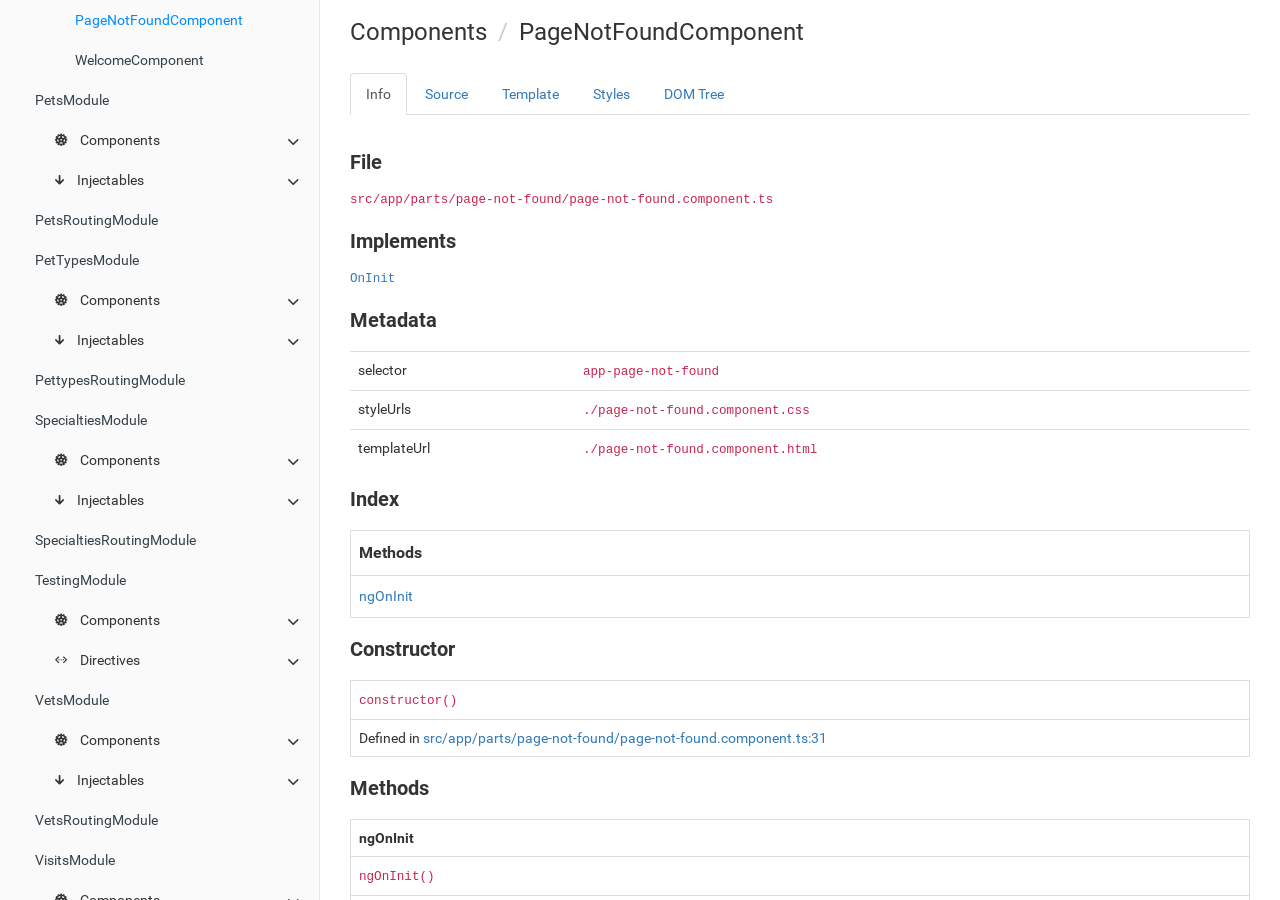
<file: spring-petclinic-angular/docs/components/PageNotFoundComponent.html>
<!doctype html>
<html class="no-js" lang="">
    <head>
        <meta charset="utf-8">
        <meta http-equiv="x-ua-compatible" content="ie=edge">
        <title>spring-petclinic-angular documentation</title>
        <meta name="description" content="">
        <meta name="viewport" content="width=device-width, initial-scale=1">

        <link rel="icon" type="image/x-icon" href="../images/favicon.ico">
	      <link rel="stylesheet" href="../styles/style.css">
    </head>
    <body>

        <div class="navbar navbar-default navbar-fixed-top visible-xs">
            <a href="../" class="navbar-brand">spring-petclinic-angular documentation</a>
            <button type="button" class="btn btn-default btn-menu ion-ios-menu" id="btn-menu"></button>
        </div>

        <div class="xs-menu menu" id="mobile-menu">
                <div id="book-search-input" role="search"><input type="text" placeholder="Type to search"></div>            <compodoc-menu></compodoc-menu>
        </div>

        <div class="container-fluid main">
           <div class="row main">
               <div class="hidden-xs menu">
                   <compodoc-menu mode="normal"></compodoc-menu>
               </div>
               <!-- START CONTENT -->
               <div class="content component">
                   <div class="content-data">




<ol class="breadcrumb">
  <li>Components</li>
  <li>PageNotFoundComponent</li>
</ol>

<ul class="nav nav-tabs" role="tablist">
        <li class="active">
            <a href="#info" role="tab" id="info-tab" data-toggle="tab" data-link="info">Info</a>
        </li>
        <li >
            <a href="#source" role="tab" id="source-tab" data-toggle="tab" data-link="source">Source</a>
        </li>
        <li >
            <a href="#templateData" role="tab" id="templateData-tab" data-toggle="tab" data-link="template">Template</a>
        </li>
        <li >
            <a href="#styleData" role="tab" id="styleData-tab" data-toggle="tab" data-link="style">Styles</a>
        </li>
        <li >
            <a href="#tree" role="tab" id="tree-tab" data-toggle="tab" data-link="dom-tree">DOM Tree</a>
        </li>
</ul>

<div class="tab-content">
    <div class="tab-pane fade active in" id="c-info"><p class="comment">
    <h3>File</h3>
</p>
<p class="comment">
    <code>src/app/parts/page-not-found/page-not-found.component.ts</code>
</p>



    <p class="comment">
        <h3>Implements</h3>
    </p>
    <p class="comment">
                    <code><a href="https://angular.io/api/core/OnInit" target="_blank" >OnInit</a></code>
    </p>


<section>
    <h3>Metadata</h3>
    <table class="table table-sm table-hover">
        <tbody>











            <tr>
                <td class="col-md-3">selector</td>
                <td class="col-md-9"><code>app-page-not-found</code></td>
            </tr>

            <tr>
                <td class="col-md-3">styleUrls</td>
                <td class="col-md-9"><code>./page-not-found.component.css</code></td>
            </tr>



            <tr>
                <td class="col-md-3">templateUrl</td>
                <td class="col-md-9"><code>./page-not-found.component.html</code></td>
            </tr>








        </tbody>
    </table>
</section>

    <section>
    <h3 id="index">Index</h3>
    <table class="table table-sm table-bordered index-table">
        <tbody>

                <tr>
                    <td class="col-md-4">
                        <h6><b>Methods</b></h6>
                    </td>
                </tr>
                <tr>
                    <td class="col-md-4">
                        <ul class="index-list">
                            <li>
                                <a href="#ngOnInit">ngOnInit</a>
                            </li>
                        </ul>
                    </td>
                </tr>





        </tbody>
    </table>
</section>

    <section>
    <h3 id="constructor">Constructor</h3>
        <table class="table table-sm table-bordered">
            <tbody>
                <tr>
                    <td class="col-md-4">
<code>constructor()</code>
                    </td>
                </tr>
                        <tr>
                            <td class="col-md-4">
                                <div class="io-line">Defined in <a href="" data-line="31" class="link-to-prism">src/app/parts/page-not-found/page-not-found.component.ts:31</a></div>
                            </td>
                        </tr>

            </tbody>
        </table>
</section>





    <section>
    
    <h3 id="methods">
        Methods
    </h3>
    <table class="table table-sm table-bordered">
        <tbody>
            <tr>
                <td class="col-md-4">
                    <a name="ngOnInit"></a>
                    <span class="name">
                        <b>
                            ngOnInit
                        </b>
                        <a href="#ngOnInit"><span class="icon ion-ios-link"></span></a>
                    </span>
                </td>
            </tr>
            <tr>
                <td class="col-md-4">
<code>ngOnInit()</code>
                </td>
            </tr>


            <tr>
                <td class="col-md-4">
                    <div class="io-line">Defined in <a href="" data-line="36"
                            class="link-to-prism">src/app/parts/page-not-found/page-not-found.component.ts:36</a></div>
                </td>
            </tr>


            <tr>
                <td class="col-md-4">

                    <div class="io-description">
                        <b>Returns : </b>        <code><a href="https://www.typescriptlang.org/docs/handbook/basic-types.html" target="_blank" >void</a></code>

                    </div>
                </td>
            </tr>
        </tbody>
    </table>
</section>

</div>


    <div class="tab-pane fade  tab-source-code" id="c-source">
        <pre class="line-numbers compodoc-sourcecode"><code class="language-typescript">import {Component, OnInit} from &#x27;@angular/core&#x27;;

@Component({
  selector: &#x27;app-page-not-found&#x27;,
  templateUrl: &#x27;./page-not-found.component.html&#x27;,
  styleUrls: [&#x27;./page-not-found.component.css&#x27;]
})
export class PageNotFoundComponent implements OnInit {

  constructor() {
  }

  ngOnInit() {
  }

}
</code></pre>
    </div>

    <div class="tab-pane fade " id="c-templateData">
        <pre class="line-numbers"><code class="language-html">&lt;!--
  ~ /*
  ~  * Copyright 2016-2017 the original author or authors.
  ~  *
  ~  * Licensed under the Apache License, Version 2.0 (the &quot;License&quot;);
  ~  * you may not use this file except in compliance with the License.
  ~  * You may obtain a copy of the License at
  ~  *
  ~  *      http://www.apache.org/licenses/LICENSE-2.0
  ~  *
  ~  * Unless required by applicable law or agreed to in writing, software
  ~  * distributed under the License is distributed on an &quot;AS IS&quot; BASIS,
  ~  * WITHOUT WARRANTIES OR CONDITIONS OF ANY KIND, either express or implied.
  ~  * See the License for the specific language governing permissions and
  ~  * limitations under the License.
  ~  */
  --&gt;

&lt;h1&gt;Oops! Page not found !&lt;/h1&gt;

&lt;div class&#x3D;&quot;container-fluid&quot;&gt;
  &lt;div class&#x3D;&quot;container xd-container&quot;&gt;

    &lt;h2&gt;Not Found - 404 error&lt;/h2&gt;
    &lt;div class&#x3D;&quot;row&quot;&gt;
      &lt;div class&#x3D;&quot;col-md-12&quot;&gt;
        &lt;img class&#x3D;&quot;img-responsive&quot; src&#x3D;&quot;./assets/images/pets.png&quot; alt&#x3D;&quot;pets logo&quot;/&gt;
      &lt;/div&gt;
    &lt;/div&gt;
  &lt;/div&gt;
</code></pre>
    </div>

    <div class="tab-pane fade " id="c-styleData">
                <p class="comment">
                    <code>./page-not-found.component.css</code>
                </p>
                <pre class="line-numbers"><code class="language-scss">/*
 *
 *  * Copyright 2016-2017 the original author or authors.
 *  *
 *  * Licensed under the Apache License, Version 2.0 (the &quot;License&quot;);
 *  * you may not use this file except in compliance with the License.
 *  * You may obtain a copy of the License at
 *  *
 *  *      http://www.apache.org/licenses/LICENSE-2.0
 *  *
 *  * Unless required by applicable law or agreed to in writing, software
 *  * distributed under the License is distributed on an &quot;AS IS&quot; BASIS,
 *  * WITHOUT WARRANTIES OR CONDITIONS OF ANY KIND, either express or implied.
 *  * See the License for the specific language governing permissions and
 *  * limitations under the License.
 *
 */

</code></pre>
    </div>

    <div class="tab-pane fade " id="c-tree">
        <div id="tree-container"></div>
        <div class="tree-legend">
            <div class="title">
                <b>Legend</b>
            </div>
            <div>
                <div class="color htmlelement"></div><span>Html element</span>
            </div>
            <div>
                <div class="color component"></div><span>Component</span>
            </div>
            <div>
                <div class="color directive"></div><span>Html element with directive</span>
            </div>
        </div>
    </div>

    
</div>

<script src="../js/libs/vis.min.js"></script>
<script src="../js/libs/htmlparser.js"></script>
<script src="../js/libs/deep-iterator.js"></script>
<script>
        var COMPONENT_TEMPLATE = '<div><!--  ~ /*  ~  * Copyright 2016-2017 the original author or authors.  ~  *  ~  * Licensed under the Apache License, Version 2.0 (the "License");  ~  * you may not use this file except in compliance with the License.  ~  * You may obtain a copy of the License at  ~  *  ~  *      http://www.apache.org/licenses/LICENSE-2.0  ~  *  ~  * Unless required by applicable law or agreed to in writing, software  ~  * distributed under the License is distributed on an "AS IS" BASIS,  ~  * WITHOUT WARRANTIES OR CONDITIONS OF ANY KIND, either express or implied.  ~  * See the License for the specific language governing permissions and  ~  * limitations under the License.  ~  */  --><h1>Oops! Page not found !</h1><div class="container-fluid">  <div class="container xd-container">    <h2>Not Found - 404 error</h2>    <div class="row">      <div class="col-md-12">        <img class="img-responsive" src="./assets/images/pets.png" alt="pets logo"/>      </div>    </div>  </div></div>'
    var COMPONENTS = [{'name': 'AppComponent', 'selector': 'app-root'},{'name': 'DummyComponent', 'selector': ''},{'name': 'OwnerAddComponent', 'selector': 'app-owner-add'},{'name': 'OwnerDetailComponent', 'selector': 'app-owner-detail'},{'name': 'OwnerEditComponent', 'selector': 'app-owner-edit'},{'name': 'OwnerListComponent', 'selector': 'app-owner-list'},{'name': 'PageNotFoundComponent', 'selector': 'app-page-not-found'},{'name': 'PetAddComponent', 'selector': 'app-pet-add'},{'name': 'PetEditComponent', 'selector': 'app-pet-edit'},{'name': 'PetListComponent', 'selector': 'app-pet-list'},{'name': 'PettypeAddComponent', 'selector': 'app-pettype-add'},{'name': 'PettypeEditComponent', 'selector': 'app-pettype-edit'},{'name': 'PettypeListComponent', 'selector': 'app-pettype-list'},{'name': 'RouterOutletStubComponent', 'selector': 'app-router-outlet'},{'name': 'SpecialtyAddComponent', 'selector': 'app-specialty-add'},{'name': 'SpecialtyEditComponent', 'selector': 'app-specialty-edit'},{'name': 'SpecialtyListComponent', 'selector': 'app-specialty-list'},{'name': 'VetAddComponent', 'selector': 'app-vet-add'},{'name': 'VetEditComponent', 'selector': 'app-vet-edit'},{'name': 'VetListComponent', 'selector': 'app-vet-list'},{'name': 'VisitAddComponent', 'selector': 'app-visit-add'},{'name': 'VisitEditComponent', 'selector': 'app-visit-edit'},{'name': 'VisitListComponent', 'selector': 'app-visit-list'},{'name': 'WelcomeComponent', 'selector': 'app-welcome'}];
    var DIRECTIVES = [{'name': 'RouterLinkStubDirective', 'selector': '[appRouterLink]'}];
    var ACTUAL_COMPONENT = {'name': 'PageNotFoundComponent'};
</script>
<script src="../js/tree.js"></script>










                   




                   </div><div class="search-results">
    <div class="has-results">
        <h1 class="search-results-title"><span class='search-results-count'></span> result-matching "<span class='search-query'></span>"</h1>
        <ul class="search-results-list"></ul>
    </div>
    <div class="no-results">
        <h1 class="search-results-title">No results matching "<span class='search-query'></span>"</h1>
    </div>
</div>
</div>
               <!-- END CONTENT -->
           </div>
       </div>

       <script>
            var COMPODOC_CURRENT_PAGE_DEPTH = 1;
            var COMPODOC_CURRENT_PAGE_CONTEXT = 'component';
            var COMPODOC_CURRENT_PAGE_URL = 'PageNotFoundComponent.html';
       </script>

       <script src="../js/libs/custom-elements.min.js"></script>
       <script src="../js/libs/lit-html.js"></script>
       <!-- Required to polyfill modern browsers as code is ES5 for IE... -->
       <script src="../js/libs/custom-elements-es5-adapter.js" charset="utf-8" defer></script>
       <script src="../js/menu-wc.js" defer></script>

       <script src="../js/libs/bootstrap-native.js"></script>

       <script src="../js/libs/es6-shim.min.js"></script>
       <script src="../js/libs/EventDispatcher.js"></script>
       <script src="../js/libs/promise.min.js"></script>
       <script src="../js/libs/zepto.min.js"></script>

       <script src="../js/compodoc.js"></script>

       <script src="../js/tabs.js"></script>
       <script src="../js/menu.js"></script>
       <script src="../js/libs/clipboard.min.js"></script>
       <script src="../js/libs/prism.js"></script>
       <script src="../js/sourceCode.js"></script>
          <script src="../js/search/search.js"></script>
          <script src="../js/search/lunr.min.js"></script>
          <script src="../js/search/search-lunr.js"></script>
          <script src="../js/search/search_index.js"></script>
       <script src="../js/lazy-load-graphs.js"></script>


    </body>
</html>
</file>
<file: spring-petclinic-angular/docs/styles/style.css>
@import "./reset.css";
@import "./bootstrap.min.css";
@import "./bootstrap-card.css";
@import "./prism.css";
@import "./ionicons.min.css";
@import "./compodoc.css";
@import "./tablesort.css";
</file>
